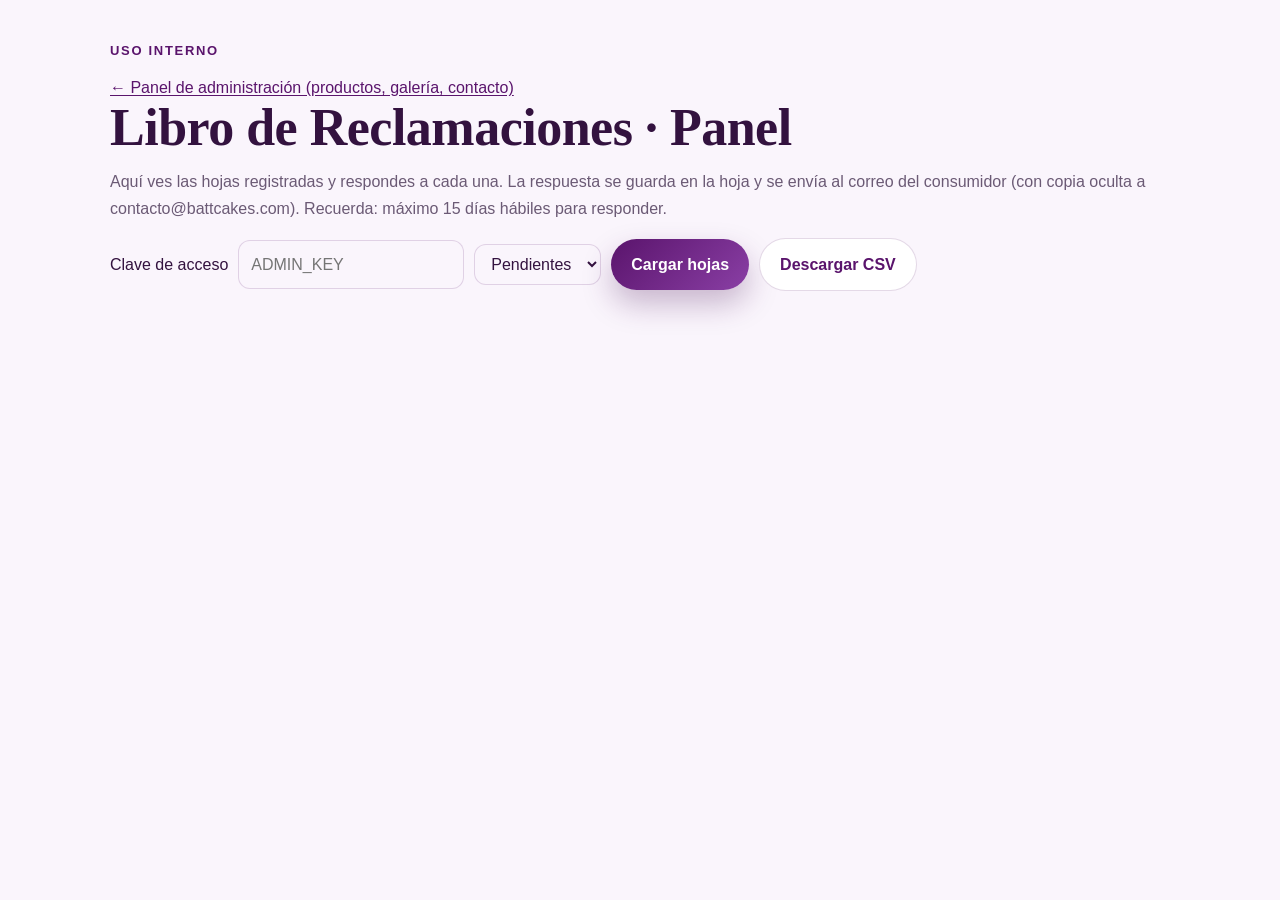
<file: admin-reclamaciones.html>
<!DOCTYPE html>
<html lang="es-PE">
<head>
<meta charset="UTF-8">
<meta name="viewport" content="width=device-width, initial-scale=1.0">
<title>Panel del Libro de Reclamaciones | Battcakes</title>
<meta name="robots" content="noindex, nofollow, noarchive">
<meta name="referrer" content="no-referrer">
<link rel="icon" type="image/png" sizes="32x32" href="img/favicon-32.png">
<link rel="stylesheet" href="legal.css">
<style>
  .panel{max-width:1100px;margin:40px auto 80px;padding:0 20px}
  .lista{display:grid;gap:12px;margin-top:18px}
  .item{background:var(--card);border:1px solid var(--line);border-radius:18px;padding:16px 18px;cursor:pointer;display:grid;grid-template-columns:1fr auto;gap:8px;align-items:center}
  .item:hover{border-color:var(--accent)}
  .item small{color:var(--muted)}
  .estado{font-size:.75rem;font-weight:800;letter-spacing:.08em;text-transform:uppercase;padding:6px 10px;border-radius:999px;background:#FFE9C2;color:#7A4B00}
  .estado.atendido{background:#D8F3E3;color:#0B5F32}
  .detalle{background:var(--card);border:1px solid var(--line);border-radius:22px;padding:24px;margin-top:20px}
  .detalle dl{display:grid;grid-template-columns:max-content 1fr;gap:6px 14px;font-size:.95rem}
  .detalle dt{font-weight:700;color:var(--muted)}
  .barra{display:flex;flex-wrap:wrap;gap:10px;align-items:center;margin-top:16px}
  .barra select,.barra input{padding:10px 12px;border-radius:12px;border:1px solid var(--line);background:var(--bg);color:var(--text);font:inherit}
  textarea{width:100%;min-height:140px;padding:12px 14px;border-radius:14px;border:1px solid var(--line);background:var(--bg);color:var(--text);font:inherit;margin-top:10px}
  .vencido{color:#B00020;font-weight:800}
</style>
</head>
<body>
<main class="panel">
  <div class="eyebrow">Uso interno</div>
  <p><a href="/admin">← Panel de administración (productos, galería, contacto)</a></p>
  <h1>Libro de Reclamaciones · Panel</h1>
  <p style="color:var(--muted)">Aquí ves las hojas registradas y respondes a cada una. La respuesta se guarda en la hoja y se envía al correo del consumidor (con copia oculta a contacto@battcakes.com). Recuerda: máximo 15 días hábiles para responder.</p>

  <div class="barra">
    <label for="clave">Clave de acceso</label>
    <input id="clave" type="password" placeholder="ADMIN_KEY" autocomplete="current-password">
    <label for="estado" class="visually-hidden">Estado</label><select id="estado"><option value="pendiente">Pendientes</option><option value="atendido">Atendidas</option><option value="todas">Todas</option></select>
    <button class="btn btn-primary" id="cargar" type="button">Cargar hojas</button>
    <button class="btn btn-outline" id="csv" type="button" title="Descarga todo el libro en CSV (respaldo)">Descargar CSV</button>
    <span id="msg" class="form-status" role="status"></span>
  </div>

  <div class="lista" id="lista"></div>
  <div class="detalle" id="detalle" hidden></div>
</main>
<script>
(function(){
  var API='/api/admin';
  var lista=document.getElementById('lista'),det=document.getElementById('detalle'),msg=document.getElementById('msg');
  var clave=document.getElementById('clave');
  try{clave.value=sessionStorage.getItem('bc-admin-key')||'';}catch(e){}
  function key(){try{sessionStorage.setItem('bc-admin-key',clave.value);}catch(e){}return clave.value;}
  function esc(s){return String(s==null?'':s).replace(/[&<>"']/g,function(c){return{'&':'&amp;','<':'&lt;','>':'&gt;','"':'&quot;',"'":'&#39;'}[c];});}
  function f(iso){if(!iso)return '—';try{return new Date(iso).toLocaleString('es-PE',{timeZone:'America/Lima'});}catch(e){return iso;}}
  // Días hábiles (lunes a viernes) transcurridos desde la fecha de registro, en hora de Lima, sin contar el día del registro.
  function fechaLima(d){var p=new Intl.DateTimeFormat('en-CA',{timeZone:'America/Lima',year:'numeric',month:'2-digit',day:'2-digit'}).format(d);return new Date(p+'T00:00:00Z');}
  function diasHabiles(iso){var d=fechaLima(new Date(iso)),hoy=fechaLima(new Date()),n=0;while(d<hoy){d.setUTCDate(d.getUTCDate()+1);var w=d.getUTCDay();if(w!==0&&w!==6)n++;}return n;}
  var hojas=[];
  function cargar(){
    msg.textContent='Cargando…';msg.className='form-status';
    fetch(API+'?estado='+encodeURIComponent(document.getElementById('estado').value),{headers:{'x-admin-key':key()}})
      .then(function(r){return r.json();})
      .then(function(j){
        if(!j.ok)throw new Error(j.error||'Error');
        hojas=j.hojas;msg.textContent=hojas.length+' hoja(s).';msg.className='form-status ok';
        lista.innerHTML=hojas.map(function(h){var dias=h.estado==='pendiente'?diasHabiles(h.creado_en):null;var cls=dias!=null&&dias>=12?' class="vencido"':'';return '<div class="item" data-n="'+esc(h.numero)+'"><div><b>N.° '+esc(h.numero)+'</b> · '+(h.tipo==='queja'?'Queja':'Reclamo')+' · '+esc(h.nombre)+'<br><small>'+esc(f(h.creado_en))+' · '+esc(h.bien_descripcion)+(dias!=null?' · <b'+cls+'>'+dias+' de 15 día(s) hábil(es) transcurridos</b>':'')+'</small></div><span class="estado '+esc(h.estado)+'">'+esc(h.estado)+'</span></div>';}).join('')||'<p>No hay hojas en esta categoría.</p>';
      }).catch(function(e){msg.textContent=e.message;msg.className='form-status err';});
  }
  lista.addEventListener('click',function(e){var it=e.target.closest('.item');if(!it)return;var h=hojas.filter(function(x){return x.numero===it.getAttribute('data-n');})[0];if(h)mostrar(h);});
  function mostrar(h){
    det.hidden=false;
    det.innerHTML='<h2 style="font-family:Georgia,serif">Hoja N.° '+esc(h.numero)+' <span class="estado '+esc(h.estado)+'">'+esc(h.estado)+'</span></h2>'+
      '<dl><dt>Registrada</dt><dd>'+esc(f(h.creado_en))+'</dd><dt>Tipo</dt><dd>'+(h.tipo==='queja'?'Queja':'Reclamo')+'</dd><dt>Consumidor</dt><dd>'+esc(h.nombre)+' · '+esc(h.doc_tipo)+' '+esc(h.doc_numero)+(h.menor?' · Apoderado: '+esc(h.apoderado):'')+'</dd><dt>Contacto</dt><dd>'+esc(h.email)+(h.telefono?' · '+esc(h.telefono):'')+'</dd><dt>Prefiere respuesta por</dt><dd>'+(h.canal_respuesta==='whatsapp'?'<b>WhatsApp o llamada</b> (responde también por ese medio)':'Correo electrónico')+'</dd><dt>Domicilio</dt><dd>'+esc(h.domicilio)+'</dd><dt>Bien</dt><dd>'+(h.bien_tipo==='servicio'?'Servicio':'Producto')+' · '+esc(h.bien_descripcion)+(h.monto!=null?' · S/ '+Number(h.monto).toFixed(2):'')+'</dd><dt>Detalle</dt><dd>'+esc(h.detalle).replace(/\n/g,'<br>')+'</dd><dt>Pedido</dt><dd>'+esc(h.pedido).replace(/\n/g,'<br>')+'</dd><dt>Copia enviada al consumidor</dt><dd>'+(h.email_enviado?'Sí':'No')+'</dd>'+(h.estado==='atendido'?'<dt>Respuesta enviada por correo</dt><dd>'+(h.respuesta_email_enviado?'Sí':'No')+'</dd>':'')+'</dl>'+
      '<p style="margin-top:14px"><a href="libro-de-reclamaciones?hoja='+encodeURIComponent(h.numero)+'&codigo='+encodeURIComponent(h.codigo)+'" target="_blank" rel="noopener noreferrer">Ver hoja como la ve el consumidor</a></p>'+
      '<h3 style="margin-top:18px">Respuesta del proveedor</h3>'+
      (h.respuesta?'<p style="white-space:pre-line;background:var(--accent-soft);padding:12px;border-radius:12px">'+esc(h.respuesta)+'</p><p><small>Respondida el '+esc(f(h.respondido_en))+'</small></p>':'')+
      '<textarea id="resp" placeholder="Escribe la respuesta formal al consumidor: qué se revisó, qué solución se ofrece y los pasos a seguir."></textarea>'+
      '<label class="check" style="margin-top:10px"><input type="checkbox" id="enviar-correo" checked> <span>Enviar la respuesta al correo del consumidor (con copia a contacto@battcakes.com)</span></label>'+
      '<div class="barra"><button class="btn btn-primary" id="enviar" type="button">Guardar respuesta</button><span id="rmsg" class="form-status" role="status"></span></div>';
    det.scrollIntoView({behavior:'smooth'});
    document.getElementById('enviar').addEventListener('click',function(){
      var r=document.getElementById('resp').value.trim();var rm=document.getElementById('rmsg');
      if(r.length<10){rm.textContent='Escribe una respuesta más completa.';rm.className='form-status err';return;}
      var mandar=document.getElementById('enviar-correo').checked;
      if(!confirm(mandar?'¿Guardar la respuesta y enviarla a '+h.email+'?':'¿Guardar la respuesta sin enviar correo? (Recuerda responder por el medio elegido por el consumidor)'))return;
      rm.textContent='Enviando…';rm.className='form-status';
      fetch(API,{method:'POST',headers:{'content-type':'application/json','x-admin-key':key()},body:JSON.stringify({numero:h.numero,respuesta:r,enviar_correo:mandar})})
        .then(function(x){return x.json();})
        .then(function(j){if(!j.ok)throw new Error(j.error||'Error');rm.textContent='Respuesta guardada'+(j.email_enviado?' y enviada por correo.':(mandar?'. (No se envió correo: revisa RESEND_API_KEY.)':'.'));rm.className='form-status ok';mostrar(j.hoja);cargar();})
        .catch(function(e){rm.textContent=e.message;rm.className='form-status err';});
    });
  }
  document.getElementById('cargar').addEventListener('click',cargar);
  document.getElementById('csv').addEventListener('click',function(){
    fetch(API+'?estado=todas&formato=csv',{headers:{'x-admin-key':key()}}).then(function(r){if(!r.ok)throw new Error('No autorizado o error al exportar.');return r.blob();})
      .then(function(b){var a=document.createElement('a');a.href=URL.createObjectURL(b);a.download='libro-de-reclamaciones.csv';document.body.appendChild(a);a.click();a.remove();})
      .catch(function(e){msg.textContent=e.message;msg.className='form-status err';});
  });
  clave.addEventListener('keydown',function(e){if(e.key==='Enter')cargar();});
})();
</script>
</body>
</html>
</file>
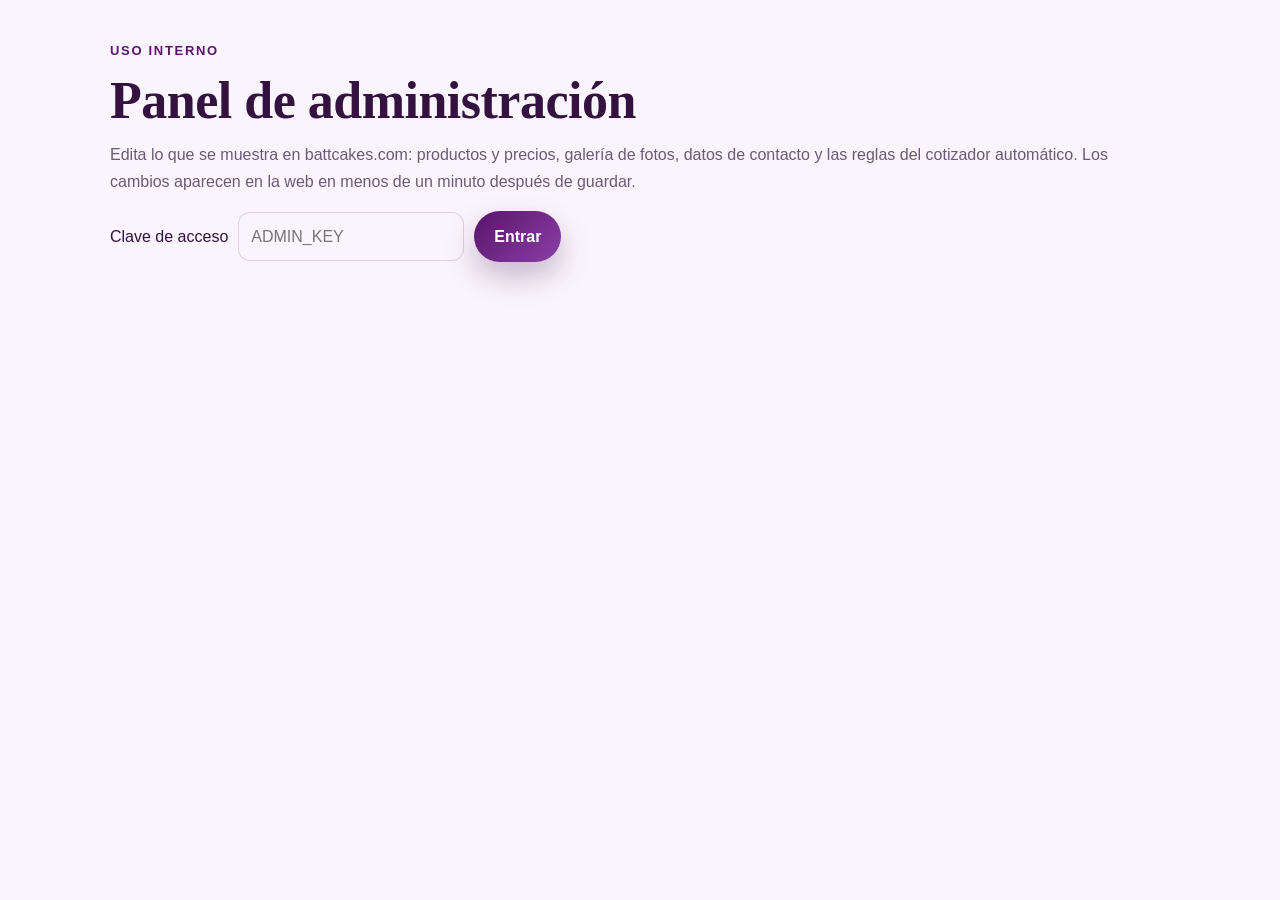
<file: admin.html>
<!DOCTYPE html>
<html lang="es-PE">
<head>
<meta charset="UTF-8">
<meta name="viewport" content="width=device-width, initial-scale=1.0">
<title>Panel de administración | Battcakes</title>
<meta name="robots" content="noindex, nofollow, noarchive">
<meta name="referrer" content="no-referrer">
<link rel="icon" type="image/png" sizes="32x32" href="img/favicon-32.png">
<link rel="stylesheet" href="legal.css">
<style>
  .panel{max-width:1100px;margin:40px auto 80px;padding:0 20px}
  .barra{display:flex;flex-wrap:wrap;gap:10px;align-items:center;margin-top:16px}
  .barra input,.fila input,.fila textarea,.campo input{padding:10px 12px;border-radius:12px;border:1px solid var(--line);background:var(--bg);color:var(--text);font:inherit}
  .tabs{display:flex;flex-wrap:wrap;gap:8px;margin:26px 0 6px;border-bottom:1px solid var(--line)}
  .tab{padding:12px 18px;border:0;border-bottom:3px solid transparent;background:none;color:var(--muted);font:inherit;font-weight:800;cursor:pointer}
  .tab[aria-selected="true"]{color:var(--accent);border-bottom-color:var(--accent)}
  .tab-link{margin-left:auto;align-self:center;font-weight:800}
  .seccion{margin-top:18px}
  .ayuda{color:var(--muted);font-size:.92rem;margin:6px 0 14px}
  .fila{display:grid;grid-template-columns:110px 1fr auto;gap:14px;align-items:start;background:var(--card);border:1px solid var(--line);border-radius:18px;padding:14px;margin-bottom:12px}
  .fila.oculto{opacity:.55}
  .fila img{width:110px;height:110px;object-fit:cover;border-radius:12px;background:var(--accent-soft)}
  .fila .datos{display:grid;gap:8px}
  .fila .datos .par{display:grid;grid-template-columns:1fr 140px;gap:8px}
  .fila textarea{min-height:64px;resize:vertical}
  .fila .acciones{display:flex;flex-direction:column;gap:6px}
  .mini{padding:7px 11px;border-radius:10px;border:1px solid var(--line);background:var(--bg);color:var(--text);font:inherit;font-size:.85rem;cursor:pointer;white-space:nowrap}
  .mini:hover{border-color:var(--accent)}
  .mini.peligro{color:#B00020}
  .foto-opc{display:flex;flex-wrap:wrap;gap:8px;align-items:center;font-size:.85rem}
  .foto-opc select{padding:7px 10px;border-radius:10px;border:1px solid var(--line);background:var(--bg);color:var(--text);font:inherit;font-size:.85rem;max-width:100%}
  .check-inline{display:inline-flex;gap:6px;align-items:center;font-size:.9rem}
  .campos{display:grid;grid-template-columns:repeat(2,1fr);gap:14px}
  .campo{display:grid;gap:6px}.campo label{font-weight:700;font-size:.92rem}.campo.ancho{grid-column:1/-1}
  .pie{display:flex;flex-wrap:wrap;gap:10px;align-items:center;margin-top:16px;position:sticky;bottom:0;background:var(--bg);padding:12px 0;border-top:1px solid var(--line)}
  .interruptor{display:flex;flex-wrap:wrap;gap:12px;align-items:center;background:var(--card);border:1px solid var(--line);border-radius:18px;padding:14px 16px;margin-bottom:8px}
  .chip-on{font-size:.75rem;font-weight:800;letter-spacing:.06em;text-transform:uppercase;padding:5px 10px;border-radius:999px;background:#D8F3E3;color:#0B5F32}.chip-off{font-size:.75rem;font-weight:800;letter-spacing:.06em;text-transform:uppercase;padding:5px 10px;border-radius:999px;background:#EEE;color:#555}
  .qbloque{background:var(--card);border:1px solid var(--line);border-radius:18px;margin-top:14px}
  .qbloque>summary{cursor:pointer;padding:16px 18px;font-weight:800;font-size:1.05rem;list-style:none;display:flex;justify-content:space-between;gap:10px}
  .qbloque>summary::after{content:"▾";color:var(--muted)}.qbloque[open]>summary::after{content:"▴"}
  .qbloque>.qcuerpo{padding:0 18px 18px}
  .qtarjeta{border:1px solid var(--line);border-radius:16px;padding:14px;margin-bottom:12px;background:var(--bg)}
  .qtarjeta.oculto{opacity:.6}
  .qcab{display:flex;flex-wrap:wrap;gap:8px;align-items:center;justify-content:space-between;margin-bottom:10px}
  .qcab b{font-size:1rem}
  .qrej{display:grid;grid-template-columns:repeat(4,minmax(0,1fr));gap:10px}
  .qrej .ancho2{grid-column:span 2}.qrej .ancho4{grid-column:1/-1}
  .qc{display:grid;gap:4px;font-size:.82rem}.qc>span{font-weight:700;color:var(--muted)}
  .qc input,.qc select,.qopc input,.qopc select{padding:8px 10px;border-radius:10px;border:1px solid var(--line);background:var(--card);color:var(--text);font:inherit;font-size:.9rem;width:100%;min-width:0}
  .qopc{display:grid;grid-template-columns:52px minmax(0,1.3fr) minmax(0,1.5fr) 92px 120px 150px auto;gap:6px;align-items:center;margin-bottom:6px}
  .qopc-cab{font-size:.75rem;font-weight:800;color:var(--muted);text-transform:uppercase;letter-spacing:.05em}
  .qopc .qcolor{display:flex;gap:4px;align-items:center}.qopc input[type=color]{width:38px;height:34px;padding:2px}
  .qopc .qacc{display:flex;gap:4px}
  .qmodo{grid-column:1/-1;display:flex;flex-wrap:wrap;gap:8px 14px;align-items:end;padding:4px 0 10px 58px;border-bottom:1px dashed var(--line)}.qmodo .qc{min-width:230px}.qmodo .ayuda{margin:0;font-size:.82rem}
  .qtramos{display:flex;flex-wrap:wrap;gap:6px;align-items:center}.qtramo{display:inline-flex;gap:4px;align-items:center;font-size:.85rem;background:var(--card);border:1px solid var(--line);border-radius:10px;padding:4px 6px}.qtramo input{width:76px!important}
  .qchecks{display:flex;flex-wrap:wrap;gap:8px 16px;font-size:.88rem}
  .qmuestra{display:inline-grid;place-items:center;width:34px;height:34px;border-radius:50%;border:1px solid var(--line);font-size:18px;overflow:hidden;background:var(--card)}
  .qmuestra img{width:100%;height:100%;object-fit:cover}
  .qhist{font-size:.9rem;border-bottom:1px solid var(--line);padding:8px 0}
  .qfechas{display:flex;flex-wrap:wrap;gap:6px;margin-top:8px}.qfechas span{background:var(--accent-soft);border-radius:999px;padding:4px 6px 4px 12px;font-size:.85rem;display:inline-flex;gap:6px;align-items:center}
  @media(max-width:860px){.qrej{grid-template-columns:1fr 1fr}.qopc{grid-template-columns:44px 1fr 1fr;}.qopc .qdesc,.qopc .qcolor,.qopc .qfoto{grid-column:span 3}.qopc-cab{display:none}}
  @media(max-width:720px){.fila{grid-template-columns:1fr}.fila img{width:100%;height:180px}.fila .acciones{flex-direction:row;flex-wrap:wrap}.campos{grid-template-columns:1fr}.fila .datos .par{grid-template-columns:1fr}}
</style>
</head>
<body>
<main class="panel">
  <div class="eyebrow">Uso interno</div>
  <h1>Panel de administración</h1>
  <p style="color:var(--muted)">Edita lo que se muestra en battcakes.com: productos y precios, galería de fotos, datos de contacto y las reglas del cotizador automático. Los cambios aparecen en la web en menos de un minuto después de guardar.</p>

  <div class="barra">
    <label for="clave">Clave de acceso</label>
    <input id="clave" type="password" placeholder="ADMIN_KEY" autocomplete="current-password">
    <button class="btn btn-primary" id="entrar" type="button">Entrar</button>
    <span id="msg" class="form-status" role="status"></span>
  </div>

  <div id="app" hidden>
    <div class="tabs" role="tablist">
      <button class="tab" role="tab" data-tab="productos" aria-selected="true">Productos y precios</button>
      <button class="tab" role="tab" data-tab="galeria" aria-selected="false">Galería</button>
      <button class="tab" role="tab" data-tab="contacto" aria-selected="false">Contacto</button>
      <button class="tab" role="tab" data-tab="cotizador" aria-selected="false">Cotizador</button>
      <button class="tab" role="tab" data-tab="costos" aria-selected="false">Costos e inventario</button>
      <a class="tab-link" href="/admin-reclamaciones">Libro de Reclamaciones →</a>
    </div>

    <section class="seccion" data-panel="productos">
      <p class="ayuda">Los productos destacados de la página principal. El precio se muestra como «Desde S/ …» (pon 0 para mostrar «Consultar»). Desmarca «Visible» para ocultar uno sin borrarlo.</p>
      <div id="lista-productos"></div>
      <button class="mini" type="button" id="add-producto">+ Agregar producto</button>
    </section>

    <section class="seccion" data-panel="galeria" hidden>
      <p class="ayuda">Fotos de la sección «Galería de creaciones». Usa las flechas para cambiar el orden. Recuerda difuminar logos de equipos o marcas antes de subir una foto.</p>
      <div id="lista-galeria"></div>
      <button class="mini" type="button" id="add-galeria">+ Agregar foto</button>
    </section>

    <section class="seccion" data-panel="contacto" hidden>
      <p class="ayuda">Datos que aparecen en los botones de WhatsApp, el pie de página y los íconos de redes. El nombre legal y el RUC no se editan aquí (están en las páginas legales).</p>
      <div class="campos">
        <div class="campo"><label for="c-whatsapp">WhatsApp (51 + número)</label><input id="c-whatsapp" inputmode="numeric" maxlength="15"></div>
        <div class="campo"><label for="c-email">Correo</label><input id="c-email" type="email" maxlength="120"></div>
        <div class="campo"><label for="c-zona">Zona</label><input id="c-zona" maxlength="120"></div>
        <div class="campo"><label for="c-horario">Horario</label><input id="c-horario" maxlength="120"></div>
        <div class="campo"><label for="c-instagram">Instagram</label><input id="c-instagram" type="url" maxlength="200"></div>
        <div class="campo"><label for="c-facebook">Facebook</label><input id="c-facebook" type="url" maxlength="200"></div>
        <div class="campo"><label for="c-tiktok">TikTok</label><input id="c-tiktok" type="url" maxlength="200"></div>
        <div class="campo ancho"><label for="c-anuncio">Anuncio en la parte superior (opcional)</label><input id="c-anuncio" maxlength="200" placeholder="Ej.: Pedidos para Navidad hasta el 20 de diciembre"></div>
      </div>
    </section>

    <section class="seccion" data-panel="cotizador" hidden>
      <div class="interruptor">
        <label class="check-inline"><input type="checkbox" id="q-activo"> <b>Mostrar el cotizador automático en la web</b></label>
        <span id="q-estado-web"></span>
        <a href="/?vista-previa=cotizador#pedidos" target="_blank" rel="noopener" style="margin-left:auto;font-weight:800">Vista previa ↗</a>
      </div>
      <p class="ayuda">Apagado, la web muestra el formulario simple de WhatsApp. Encendido, el cliente cotiza paso a paso con tarjetas visuales y ve el precio al instante. La <b>vista previa</b> muestra el cotizador con las reglas <b>guardadas</b> aunque esté apagado (solo para ti). Precios en soles con IGV; la cotización no reserva fecha.</p>
      <div id="q-editor"></div>
      <details class="qbloque"><summary>Últimas cotizaciones</summary><div class="qcuerpo">
        <p class="ayuda">El cliente envía el código por WhatsApp; aquí verificas el precio que vio. No se guardan datos personales.</p>
        <div id="q-historial"></div>
      </div></details>
    </section>

    <section class="seccion" data-panel="costos" hidden>
      <p class="ayuda">Privado: estos datos no se publican en la web. Registra tus insumos y compras (el sistema calcula el <b>costo promedio</b> de cada uno), arma recetas y compara el costo de materiales con el precio de venta del cotizador. Cada acción se guarda al momento.</p>
      <div id="costos-app"><p class="ayuda">Cargando…</p></div>
    </section>

    <div class="pie">
      <button class="btn btn-primary" id="guardar" type="button">Guardar cambios</button>
      <button class="btn btn-outline" id="restaurar" type="button" title="Vuelve esta sección al contenido original de la web">Restaurar original</button>
      <span id="gmsg" class="form-status" role="status"></span>
      <a href="/" target="_blank" rel="noopener" style="margin-left:auto">Ver la web ↗</a>
    </div>
  </div>
</main>
<script>
(function(){
  var API='/api/admin-contenido';
  var FOTOS_SITIO=['img/torta-de-zanahoria.webp','img/torta-de-chocolate.webp','img/tres-leches.webp','img/cheesecake.webp','img/torta-battcakes.webp','img/torta-tematica-cerveza.webp','img/torta-tematica-futbol.webp','img/torta-baby-shower.webp','img/torta-tematica-estadio.webp','img/torta-chocolate-premium.webp','img/torta-corazon.webp','img/torta-tematica-juez.webp','img/torta-bautizo.webp','img/proceso-de-preparacion-battcakes.webp'];
  var CAMPOS_CONTACTO=['whatsapp','email','zona','horario','instagram','facebook','tiktok','anuncio'];
  var clave=document.getElementById('clave'),msg=document.getElementById('msg'),gmsg=document.getElementById('gmsg');
  var datos=null,fotosHabilitadas=false,tabActual='productos',sinGuardar={};
  try{clave.value=sessionStorage.getItem('bc-admin-key')||'';}catch(e){}
  function key(){try{sessionStorage.setItem('bc-admin-key',clave.value);}catch(e){}return clave.value;}
  function esc(s){return String(s==null?'':s).replace(/[&<>"']/g,function(c){return{'&':'&amp;','<':'&lt;','>':'&gt;','"':'&quot;',"'":'&#39;'}[c];});}
  function estado(el,t,cls){el.textContent=t;el.className='form-status'+(cls?' '+cls:'');}
  function pedir(metodo,cuerpo,extra){
    var o={method:metodo,headers:{'x-admin-key':key()}};
    if(extra){o.headers['content-type']=extra.tipo;o.body=extra.datos;}
    else if(cuerpo){o.headers['content-type']='application/json';o.body=JSON.stringify(cuerpo);}
    return fetch(API+(extra?'?accion=foto':''),o).then(function(r){return r.json().catch(function(){return{ok:false,error:'Respuesta inválida del servidor ('+r.status+').'};});})
      .then(function(j){if(!j.ok)throw new Error(j.error||'Error');return j;});
  }

  function entrar(){
    estado(msg,'Cargando…');
    pedir('GET').then(function(j){
      datos=j.contenido;cotizaciones=j.cotizaciones||[];fotosHabilitadas=j.fotos_habilitadas;sinGuardar={};
      estado(msg,'Sesión iniciada.','ok');document.getElementById('app').hidden=false;pintar();
    }).catch(function(e){estado(msg,e.message,'err');});
  }

  /* ---------- listas (productos y galería) ---------- */
  function selectorFoto(actual){
    var opciones=FOTOS_SITIO.slice();if(actual&&opciones.indexOf(actual)<0)opciones.unshift(actual);
    return '<div class="foto-opc"><select data-k="foto" aria-label="Foto">'+opciones.map(function(f){return '<option value="'+esc(f)+'"'+(f===actual?' selected':'')+'>'+esc(f.replace(/^img\/|^\/api\/foto\/subidas\//,''))+'</option>';}).join('')+'</select>'+
      (fotosHabilitadas?'<label class="mini">Subir foto…<input type="file" accept="image/jpeg,image/png,image/webp" data-subir hidden></label>':'<small style="color:var(--muted)">(subir fotos: falta configurar R2)</small>')+'</div>';
  }
  function filaProducto(p,i,total){
    return '<div class="fila'+(p.visible?'':' oculto')+'" data-i="'+i+'"><img src="'+esc(p.foto)+'" alt="">'+
      '<div class="datos"><div class="par"><input data-k="nombre" value="'+esc(p.nombre)+'" maxlength="60" placeholder="Nombre" aria-label="Nombre"><input data-k="precio" type="number" min="0" step="0.5" value="'+esc(p.precio)+'" aria-label="Precio desde (S/)"></div>'+
      '<textarea data-k="descripcion" maxlength="220" placeholder="Descripción" aria-label="Descripción">'+esc(p.descripcion)+'</textarea>'+selectorFoto(p.foto)+'</div>'+
      acciones(p,i,total)+'</div>';
  }
  function filaGaleria(g,i,total){
    return '<div class="fila'+(g.visible?'':' oculto')+'" data-i="'+i+'"><img src="'+esc(g.foto)+'" alt="">'+
      '<div class="datos"><input data-k="titulo" value="'+esc(g.titulo)+'" maxlength="60" placeholder="Título" aria-label="Título">'+selectorFoto(g.foto)+'</div>'+
      acciones(g,i,total)+'</div>';
  }
  function acciones(x,i,total){
    return '<div class="acciones"><label class="check-inline"><input type="checkbox" data-k="visible"'+(x.visible?' checked':'')+'> Visible</label>'+
      '<button class="mini" type="button" data-mover="-1"'+(i===0?' disabled':'')+' aria-label="Subir">↑</button>'+
      '<button class="mini" type="button" data-mover="1"'+(i===total-1?' disabled':'')+' aria-label="Bajar">↓</button>'+
      '<button class="mini peligro" type="button" data-borrar>Eliminar</button></div>';
  }
  function pintarLista(sec){
    var cont=document.getElementById('lista-'+sec),arr=datos[sec];
    cont.innerHTML=arr.length?arr.map(function(x,i){return sec==='productos'?filaProducto(x,i,arr.length):filaGaleria(x,i,arr.length);}).join(''):'<p class="ayuda">No hay elementos. La sección no se mostrará en la web.</p>';
  }
  function pintarContacto(){CAMPOS_CONTACTO.forEach(function(k){document.getElementById('c-'+k).value=datos.contacto[k]||'';});}
  function pintar(){pintarLista('productos');pintarLista('galeria');pintarContacto();pintarCotizador();}

  function enLista(sec){
    var cont=document.getElementById('lista-'+sec);
    function fila(e){var f=e.target.closest('.fila');return f?Number(f.getAttribute('data-i')):-1;}
    cont.addEventListener('input',function(e){var i=fila(e),k=e.target.getAttribute('data-k');if(i<0||!k)return;
      var it=datos[sec][i];if(k==='visible'){it.visible=e.target.checked;e.target.closest('.fila').classList.toggle('oculto',!it.visible);}
      else if(k==='precio')it.precio=e.target.value===''?0:Number(e.target.value);
      else it[k]=e.target.value;
      if(k==='foto')e.target.closest('.fila').querySelector('img').src=it.foto;
      sinGuardar[sec]=true;});
    cont.addEventListener('change',function(e){if(!e.target.hasAttribute('data-subir'))return;var i=fila(e),f=e.target.files[0];if(!f)return;
      if(f.size>5*1024*1024){alert('La foto pesa más de 5 MB.');return;}
      estado(gmsg,'Subiendo foto…');
      pedir('POST',null,{tipo:f.type,datos:f}).then(function(j){datos[sec][i].foto=j.foto;sinGuardar[sec]=true;pintarLista(sec);estado(gmsg,'Foto subida. Recuerda guardar los cambios.','ok');})
        .catch(function(er){estado(gmsg,er.message,'err');});});
    cont.addEventListener('click',function(e){var b=e.target.closest('button');if(!b)return;var i=fila(e);if(i<0)return;var arr=datos[sec];
      if(b.hasAttribute('data-borrar')){if(!confirm('¿Eliminar «'+(arr[i].nombre||arr[i].titulo)+'»?'))return;arr.splice(i,1);}
      else if(b.hasAttribute('data-mover')){var j=i+Number(b.getAttribute('data-mover'));if(j<0||j>=arr.length)return;var t=arr[i];arr[i]=arr[j];arr[j]=t;}
      else return;
      sinGuardar[sec]=true;pintarLista(sec);});
  }
  enLista('productos');enLista('galeria');
  document.getElementById('add-producto').addEventListener('click',function(){datos.productos.push({nombre:'Nuevo producto',descripcion:'',precio:0,foto:FOTOS_SITIO[4],visible:false});sinGuardar.productos=true;pintarLista('productos');});
  document.getElementById('add-galeria').addEventListener('click',function(){datos.galeria.push({titulo:'Nueva foto',foto:FOTOS_SITIO[4],visible:false});sinGuardar.galeria=true;pintarLista('galeria');});
  CAMPOS_CONTACTO.forEach(function(k){document.getElementById('c-'+k).addEventListener('input',function(e){datos.contacto[k]=e.target.value;sinGuardar.contacto=true;});});

  /* ---------- cotizador automático ---------- */
  // Editor genérico: cada campo lleva data-p (ruta dentro de datos.cotizador, p. ej. "grupos.0.opciones.2.precio") y data-t (tipo).
  var soles=function(c){return (Number(c)||0)/100;},cent=function(s){return Math.round((Number(s)||0)*100);};
  var dinero=function(c){return 'S/ '+(c/100).toFixed(2);};
  var cotizaciones=[],abiertos={'q-general':true};
  function ruta(p){return p.split('.').map(function(k){return /^\d+$/.test(k)?Number(k):k;});}
  function leer(p){return ruta(p).reduce(function(o,k){return o==null?o:o[k];},datos.cotizador);}
  function poner(p,v){var r=ruta(p),o=datos.cotizador;for(var i=0;i<r.length-1;i++)o=o[r[i]];o[r[r.length-1]]=v;}
  function campo(etq,p,t,attrs,clase){var v=leer(p),ctl;
    if(t==='bool')return '<label class="check-inline'+(clase?' '+clase:'')+'"><input type="checkbox" data-p="'+p+'" data-t="bool"'+(v?' checked':'')+'> '+etq+'</label>';
    if(t==='soles')v=soles(v);else if(t==='nums'||t==='txts')v=(v||[]).join(', ');
    if(t==='sel'){ctl='<select data-p="'+p+'" data-t="txt">'+attrs.map(function(o){return '<option value="'+esc(o[0])+'"'+(o[0]===leer(p)?' selected':'')+'>'+esc(o[1])+'</option>';}).join('')+'</select>';}
    else ctl='<input data-p="'+p+'" data-t="'+t+'" value="'+esc(v)+'"'+(t==='num'||t==='soles'?' type="number" min="0"'+(t==='soles'?' step="0.5"':''):'')+(attrs||'')+'>';
    return '<label class="qc'+(clase?' '+clase:'')+'"><span>'+etq+'</span>'+ctl+'</label>';}
  function muestra(o){return '<span class="qmuestra" style="'+(o.color?'background:'+esc(o.color):'')+'">'+(o.foto?'<img src="'+esc(o.foto)+'" alt="">':esc(o.icono||''))+'</span>';}
  function fotoSel(p){var actual=leer(p)||'',ops=[''].concat(FOTOS_SITIO);if(actual&&ops.indexOf(actual)<0)ops.push(actual);
    return '<select data-p="'+p+'" data-t="txt" data-repintar aria-label="Foto">'+ops.map(function(f){return '<option value="'+esc(f)+'"'+(f===actual?' selected':'')+'>'+(f?esc(f.replace(/^img\/|^\/api\/foto\/subidas\//,'')):'Sin foto')+'</option>';}).join('')+'</select>'+
      (fotosHabilitadas?'<label class="mini" style="margin-top:4px">Subir…<input type="file" accept="image/jpeg,image/png,image/webp" data-subir="'+p+'" hidden></label>':'');}
  function acc(p,i,n){return '<span class="qacc"><button class="mini" type="button" data-a="up" data-p="'+p+'" data-i="'+i+'"'+(i===0?' disabled':'')+' aria-label="Subir">↑</button><button class="mini" type="button" data-a="down" data-p="'+p+'" data-i="'+i+'"'+(i===n-1?' disabled':'')+' aria-label="Bajar">↓</button><button class="mini peligro" type="button" data-a="del" data-p="'+p+'" data-i="'+i+'" aria-label="Eliminar">✕</button></span>';}
  function tablaOpciones(p,conColor){var arr=leer(p);
    return (arr.length?'<div class="qopc qopc-cab"><span></span><span>Nombre</span><span class="qdesc">Descripción (opcional)</span><span>Precio S/</span><span class="qcolor">'+(conColor?'Ícono / color':'Ícono')+'</span><span class="qfoto">'+(conColor?'Foto':'')+'</span><span></span></div>':'')+
      arr.map(function(o,i){var b=p+'.'+i;
        return '<div class="qopc'+(o.visible===false?' oculto':'')+'">'+muestra(o)+
          '<input data-p="'+b+'.nombre" data-t="txt" value="'+esc(o.nombre)+'" maxlength="80" aria-label="Nombre">'+
          '<input class="qdesc" data-p="'+b+'.descripcion" data-t="txt" value="'+esc(o.descripcion||'')+'" maxlength="140" placeholder="Descripción" aria-label="Descripción">'+
          '<input data-p="'+b+'.precio" data-t="soles" type="number" min="0" step="0.5" value="'+esc(soles(o.precio))+'" aria-label="Precio">'+
          '<span class="qcolor"><input data-p="'+b+'.icono" data-t="txt" data-repintar value="'+esc(o.icono||'')+'" maxlength="8" placeholder="😀" style="width:52px" aria-label="Ícono (emoji)">'+
            (conColor?'<input type="color" data-p="'+b+'.color" data-t="txt" data-repintar value="'+esc(o.color||'#ffffff')+'" aria-label="Color">'+(o.color?'<button class="mini" type="button" data-a="clear" data-p="'+b+'.color" title="Quitar color">⨯</button>':''):'')+'</span>'+
          '<span class="qfoto">'+(conColor?fotoSel(b+'.foto'):'')+'</span>'+
          '<span class="qacc"><label class="check-inline" title="Visible"><input type="checkbox" data-p="'+b+'.visible" data-t="bool"'+(o.visible!==false?' checked':'')+'>👁</label>'+acc(p,i,arr.length)+'</span>'+
          (conColor?modoPrecio(o,b):'')+'</div>';
      }).join('')+'<button class="mini" type="button" data-a="add" data-p="'+p+'">+ Agregar opción</button>';}
  // Precio de la opción según el tamaño elegido: fijo, proporcional a la cantidad o por tramos («hasta N → S/ X»).
  function modoPrecio(o,b){var modo=o.modo||'fijo',base=datos.cotizador.productos[0]||{cantidad_base:1,unidad:''};
    var h='<div class="qmodo"><label class="qc"><span>Precio según tamaño</span><select data-p="'+b+'.modo" data-t="txt">'+
      [['fijo','Igual para todos los tamaños'],['proporcional','Proporcional al tamaño'],['tramos','Por tramos de tamaño']].map(function(m){return '<option value="'+m[0]+'"'+(m[0]===modo?' selected':'')+'>'+m[1]+'</option>';}).join('')+'</select></label>';
    if(modo==='fijo')h+='<span class="ayuda">Cobra el precio de arriba en cualquier tamaño.</span>';
    if(modo==='proporcional')h+='<span class="ayuda">El precio de arriba es para la <b>cantidad base</b> de cada producto y sube o baja con el tamaño (ej.: '+dinero(o.precio)+' por '+esc(base.cantidad_base)+' '+esc(base.unidad)+' → '+dinero(o.precio*2)+' por '+esc(base.cantidad_base*2)+').</span>';
    if(modo==='tramos'){var tr=o.tramos||[];
      h+='<div class="qtramos">'+tr.map(function(t,k){var tb=b+'.tramos.'+k;
        return '<span class="qtramo">Hasta <input data-p="'+tb+'.hasta" data-t="num" type="number" min="1" value="'+esc(t.hasta)+'" aria-label="Hasta cantidad"> → S/ <input data-p="'+tb+'.precio" data-t="soles" type="number" min="0" step="0.5" value="'+esc(soles(t.precio))+'" aria-label="Precio del tramo"><button class="mini peligro" type="button" data-a="del" data-p="'+b+'.tramos" data-i="'+k+'" aria-label="Quitar tramo">✕</button></span>';
      }).join('')+'<button class="mini" type="button" data-a="add" data-p="'+b+'.tramos">+ Tramo</button></div>'+
      '<span class="ayuda">Se usa el primer tramo que alcance la cantidad elegida; si la supera, el último. Ej.: hasta 20 → S/ 10, hasta 40 → S/ 18, hasta 60 → S/ 25.</span>';}
    return h+'</div>';}
  function bloque(id,titulo,cuerpo){return '<details class="qbloque" data-bloque="'+id+'"'+(abiertos[id]?' open':'')+'><summary>'+titulo+'</summary><div class="qcuerpo">'+cuerpo+'</div></details>';}
  function pintarCotizador(){
    var q=datos.cotizador;
    document.getElementById('q-activo').checked=q.activo;
    document.getElementById('q-estado-web').innerHTML=q.activo?'<span class="chip-on">Visible en la web</span>':'<span class="chip-off">Oculto en la web</span>';
    var general='<div class="qrej">'+campo('Título del cotizador','titulo','txt',' maxlength="80"','ancho2')+campo('Subtítulo','subtitulo','txt',' maxlength="160"','ancho2')+
      campo('Anticipación mínima (horas)','anticipacion_horas','num',' max="720"')+campo('Adelanto (%)','adelanto_pct','num',' max="100"')+campo('Vigencia de la cotización (horas)','vigencia_horas','num',' max="720"')+
      '<div class="qc" style="align-self:center">'+campo('Pausar pedidos nuevos','pausado','bool')+'</div>'+campo('Nota bajo el precio','nota','txt',' maxlength="300"','ancho4')+'</div>';
    var prods=q.productos.map(function(p,i){var b='productos.'+i;
      return '<div class="qtarjeta'+(p.visible===false?' oculto':'')+'"><div class="qcab"><b>'+muestra(p)+' '+esc(p.nombre)+'</b><span class="qacc">'+campo('Visible',b+'.visible','bool')+acc('productos',i,q.productos.length)+'</span></div><div class="qrej">'+
        campo('Nombre',b+'.nombre','txt',' maxlength="60"')+campo('Identificador (interno)',b+'.id','txt',' maxlength="30"')+campo('Ícono (emoji)',b+'.icono','txt',' maxlength="8" data-repintar')+'<label class="qc"><span>Foto</span>'+fotoSel(b+'.foto')+'</label>'+
        campo('Descripción corta',b+'.descripcion','txt',' maxlength="140"','ancho4')+
        campo('Se vende por',b+'.unidad','sel',[['porciones','porciones'],['unidades','unidades']])+campo('Cantidades que puede elegir (coma)',b+'.cantidades','nums','','ancho2')+campo('Anticipación propia (h)',b+'.anticipacion_horas','num')+
        campo('Cantidad base',b+'.cantidad_base','num',' min="1"')+campo('Precio por la cantidad base (S/)',b+'.precio_base','soles')+
        '<div class="qc" style="align-self:center">'+campo('Permite 2 pisos',b+'.pisos','bool')+'</div>'+(p.pisos?campo('2 pisos desde (cantidad)',b+'.min_2_pisos','num'):'<span></span>')+
        (p.pisos?campo('Recargo 2 pisos (S/)',b+'.recargo_2_pisos','soles'):'')+
        '<p class="ayuda ancho4" style="margin:0">Ejemplo: '+esc(p.cantidad_base)+' '+esc(p.unidad)+' = '+dinero(p.precio_base)+(p.cantidades.length?' · '+p.cantidades[p.cantidades.length-1]+' '+esc(p.unidad)+' = '+dinero(Math.round(p.precio_base*p.cantidades[p.cantidades.length-1]/(p.cantidad_base||1))):'')+'</p></div></div>';
    }).join('')+'<button class="mini" type="button" data-a="add" data-p="productos">+ Agregar producto</button>';
    var grupos='<p class="ayuda">Cada grupo es un paso del cotizador (sabor, relleno, decoración, tema…). «Una opción» muestra tarjetas para elegir una; «Varias» deja marcar las que quiera. Si no marcas productos, el grupo aparece para todos.</p>'+
      q.grupos.map(function(g,i){var b='grupos.'+i;
        return '<div class="qtarjeta'+(g.visible===false?' oculto':'')+'"><div class="qcab"><b>Paso: '+esc(g.titulo)+'</b><span class="qacc">'+campo('Visible',b+'.visible','bool')+acc('grupos',i,q.grupos.length)+'</span></div><div class="qrej">'+
          campo('Título',b+'.titulo','txt',' maxlength="60"')+campo('Identificador (interno)',b+'.id','txt',' maxlength="30"')+campo('El cliente elige',b+'.tipo','sel',[['uno','Una opción'],['varios','Varias opciones']])+
          '<div class="qc" style="align-self:center">'+campo('Obligatorio',b+'.obligatorio','bool')+'</div>'+campo('Texto de ayuda (opcional)',b+'.ayuda','txt',' maxlength="140"','ancho4')+
          '<div class="qc ancho4"><span>Aparece para</span><div class="qchecks">'+q.productos.map(function(p){return '<label class="check-inline"><input type="checkbox" data-p="'+b+'.productos" data-t="set" data-v="'+esc(p.id)+'"'+(g.productos.indexOf(p.id)>=0?' checked':'')+'> '+esc(p.nombre)+'</label>';}).join('')+(g.productos.length?'':'<small style="color:var(--muted)">(todos los productos)</small>')+'</div></div></div>'+
          '<div style="margin-top:12px">'+tablaOpciones(b+'.opciones',true)+'</div></div>';
      }).join('')+'<button class="mini" type="button" data-a="add" data-p="grupos">+ Agregar grupo de opciones</button>';
    var fechas='<div class="qrej">'+campo('Horarios de entrega (HH:MM, separados por coma)','franjas','txts','','ancho4')+
      '<div class="qc ancho4"><span>Fechas sin entregas</span><div style="display:flex;gap:8px;flex-wrap:wrap"><input type="date" id="q-nueva-fecha" style="max-width:200px"><button class="mini" type="button" data-a="fecha-add">Bloquear fecha</button></div>'+
      '<div class="qfechas">'+(q.fechas_bloqueadas.length?q.fechas_bloqueadas.map(function(f,i){return '<span>'+esc(f.split('-').reverse().join('/'))+'<button class="mini peligro" type="button" data-a="del" data-p="fechas_bloqueadas" data-i="'+i+'" aria-label="Desbloquear">✕</button></span>';}).join(''):'<small style="color:var(--muted)">Ninguna</small>')+'</div></div></div>';
    document.getElementById('q-editor').innerHTML=bloque('q-general','1 · General',general)+bloque('q-productos','2 · Productos y precio base ('+q.productos.length+')',prods)+
      bloque('q-grupos','3 · Opciones para personalizar ('+q.grupos.length+' grupos)',grupos)+bloque('q-entrega','4 · Entrega y delivery ('+q.entrega.length+')',tablaOpciones('entrega',false))+bloque('q-fechas','5 · Horarios y fechas',fechas);
    document.getElementById('q-historial').innerHTML=(cotizaciones.length?cotizaciones.map(function(c){var d=c.detalle||{};
      return '<div class="qhist"><b>'+esc(c.codigo)+'</b> · '+esc(new Date(c.creado_en).toLocaleString('es-PE',{timeZone:'America/Lima'}))+' · '+esc(d.producto)+' '+esc(d.cantidad)+' '+esc(d.unidad)+' · entrega '+esc(d.fecha)+' '+esc(d.franja)+' · <b>'+dinero(c.total)+'</b></div>';
    }).join(''):'<p class="ayuda">Aún no hay cotizaciones.</p>');
  }
  var NUEVO={productos:function(){return {id:'producto-'+(datos.cotizador.productos.length+1),nombre:'Nuevo producto',descripcion:'',icono:'🍰',foto:'',unidad:'unidades',cantidad_base:12,precio_base:0,cantidades:[12],pisos:false,min_2_pisos:0,recargo_2_pisos:0,anticipacion_horas:0,visible:false};},
    grupos:function(){return {id:'grupo-'+(datos.cotizador.grupos.length+1),titulo:'Nuevo paso',ayuda:'',tipo:'uno',obligatorio:false,productos:[],visible:false,opciones:[]};},
    opcion:function(){return {nombre:'Nueva opción',descripcion:'',icono:'',color:'',foto:'',precio:0,modo:'fijo',tramos:[],visible:true};},
    entrega:function(){return {nombre:'Nueva zona',descripcion:'',icono:'🛵',precio:0,visible:true};}};
  var editor=document.getElementById('q-editor');
  editor.addEventListener('toggle',function(e){var d=e.target.closest&&e.target.closest('[data-bloque]');if(d)abiertos[d.getAttribute('data-bloque')]=d.open;},true);
  function alEditar(e){var el=e.target,p=el.getAttribute('data-p'),t=el.getAttribute('data-t');if(!p||!t)return;
    var v;if(t==='bool')v=el.checked;else if(t==='num')v=el.value===''?0:Number(el.value);else if(t==='soles')v=cent(el.value);
    else if(t==='nums')v=el.value.split(',').map(function(s){return Number(s.trim());}).filter(function(n){return n>0;});
    else if(t==='txts')v=el.value.split(',').map(function(s){return s.trim();}).filter(Boolean);
    else if(t==='set'){var arr=leer(p).slice(),id=el.getAttribute('data-v'),k=arr.indexOf(id);if(el.checked&&k<0)arr.push(id);if(!el.checked&&k>=0)arr.splice(k,1);v=arr;}
    else v=el.value;
    poner(p,v);sinGuardar.cotizador=true;
    if(e.type==='change'&&(t==='bool'||t==='set'||el.tagName==='SELECT'||el.hasAttribute('data-repintar')))pintarCotizador();}
  editor.addEventListener('input',function(e){if(e.target.type!=='checkbox'&&e.target.type!=='file')alEditar(e);});
  editor.addEventListener('change',function(e){
    if(e.target.hasAttribute('data-subir')){var p=e.target.getAttribute('data-subir'),f=e.target.files[0];if(!f)return;
      if(f.size>5*1024*1024){alert('La foto pesa más de 5 MB.');return;}estado(gmsg,'Subiendo foto…');
      pedir('POST',null,{tipo:f.type,datos:f}).then(function(j){poner(p,j.foto);sinGuardar.cotizador=true;pintarCotizador();estado(gmsg,'Foto subida. Recuerda guardar los cambios.','ok');}).catch(function(er){estado(gmsg,er.message,'err');});return;}
    alEditar(e);});
  editor.addEventListener('click',function(e){var b=e.target.closest('button[data-a]');if(!b)return;var a=b.getAttribute('data-a'),p=b.getAttribute('data-p'),i=Number(b.getAttribute('data-i'));
    if(a==='fecha-add'){var v=document.getElementById('q-nueva-fecha').value;if(!v)return;if(datos.cotizador.fechas_bloqueadas.indexOf(v)<0){datos.cotizador.fechas_bloqueadas.push(v);datos.cotizador.fechas_bloqueadas.sort();}}
    else if(a==='clear')poner(p,'');
    else{var arr=leer(p);
      if(a==='add')arr.push(/[.]tramos$/.test(p)?{hasta:(arr.length?arr[arr.length-1].hasta*2:20),precio:0}:(NUEVO[p]||NUEVO.opcion)());
      else if(a==='del'){if(p!=='fechas_bloqueadas'&&!/[.]tramos$/.test(p)&&!confirm('¿Eliminar «'+(arr[i].nombre||arr[i].titulo)+'»?'))return;arr.splice(i,1);}
      else{var j=i+(a==='up'?-1:1);if(j<0||j>=arr.length)return;var t=arr[i];arr[i]=arr[j];arr[j]=t;}}
    sinGuardar.cotizador=true;pintarCotizador();});
  // El interruptor guarda al instante (con confirmación), para no depender de «Guardar cambios».
  document.getElementById('q-activo').addEventListener('change',function(e){
    var on=e.target.checked;
    if(!confirm(on?'¿Mostrar el cotizador automático en la web? Revisa antes que los precios sean los correctos.':'¿Ocultar el cotizador automático? La web volverá al formulario simple de WhatsApp.')){e.target.checked=!on;return;}
    var q=JSON.parse(JSON.stringify(datos.cotizador));q.activo=on;estado(gmsg,'Guardando…');
    pedir('PUT',{seccion:'cotizador',valor:q}).then(function(j){datos.cotizador=j.valor;sinGuardar.cotizador=false;pintarCotizador();estado(gmsg,on?'Cotizador visible en la web (en menos de un minuto).':'Cotizador oculto.','ok');})
      .catch(function(er){e.target.checked=!on;estado(gmsg,er.message,'err');});
  });

  /* ---------- pestañas, guardar y restaurar ---------- */
  document.querySelectorAll('.tab').forEach(function(t){t.addEventListener('click',function(){
    tabActual=t.getAttribute('data-tab');estado(gmsg,'');
    document.querySelectorAll('.tab').forEach(function(x){x.setAttribute('aria-selected',x===t?'true':'false');});
    document.querySelectorAll('[data-panel]').forEach(function(p){p.hidden=p.getAttribute('data-panel')!==tabActual;});
    // «Costos e inventario» guarda cada acción al instante (admin-costos.js); no usa Guardar/Restaurar.
    document.querySelector('.pie').hidden=tabActual==='costos';
    if(tabActual==='costos'&&window.bcCostos)window.bcCostos(key());
  });});
  document.getElementById('guardar').addEventListener('click',function(){
    var sec=tabActual;estado(gmsg,'Guardando…');
    pedir('PUT',{seccion:sec,valor:datos[sec]}).then(function(j){datos[sec]=j.valor;sinGuardar[sec]=false;pintar();estado(gmsg,'Guardado. La web se actualiza en menos de un minuto.','ok');})
      .catch(function(e){estado(gmsg,e.message,'err');});
  });
  document.getElementById('restaurar').addEventListener('click',function(){
    if(!confirm('¿Volver esta sección al contenido original? Se perderán los cambios guardados en ella.'))return;
    var sec=tabActual;
    pedir('DELETE',{seccion:sec}).then(function(j){datos[sec]=j.valor;sinGuardar[sec]=false;pintar();estado(gmsg,'Sección restaurada.','ok');})
      .catch(function(e){estado(gmsg,e.message,'err');});
  });
  window.addEventListener('beforeunload',function(e){if(Object.keys(sinGuardar).some(function(k){return sinGuardar[k];})){e.preventDefault();e.returnValue='';}});
  document.getElementById('entrar').addEventListener('click',entrar);
  clave.addEventListener('keydown',function(e){if(e.key==='Enter')entrar();});
  if(clave.value)entrar();
})();
</script>
<script src="admin-costos.js?v=2"></script>
</body>
</html>
</file>
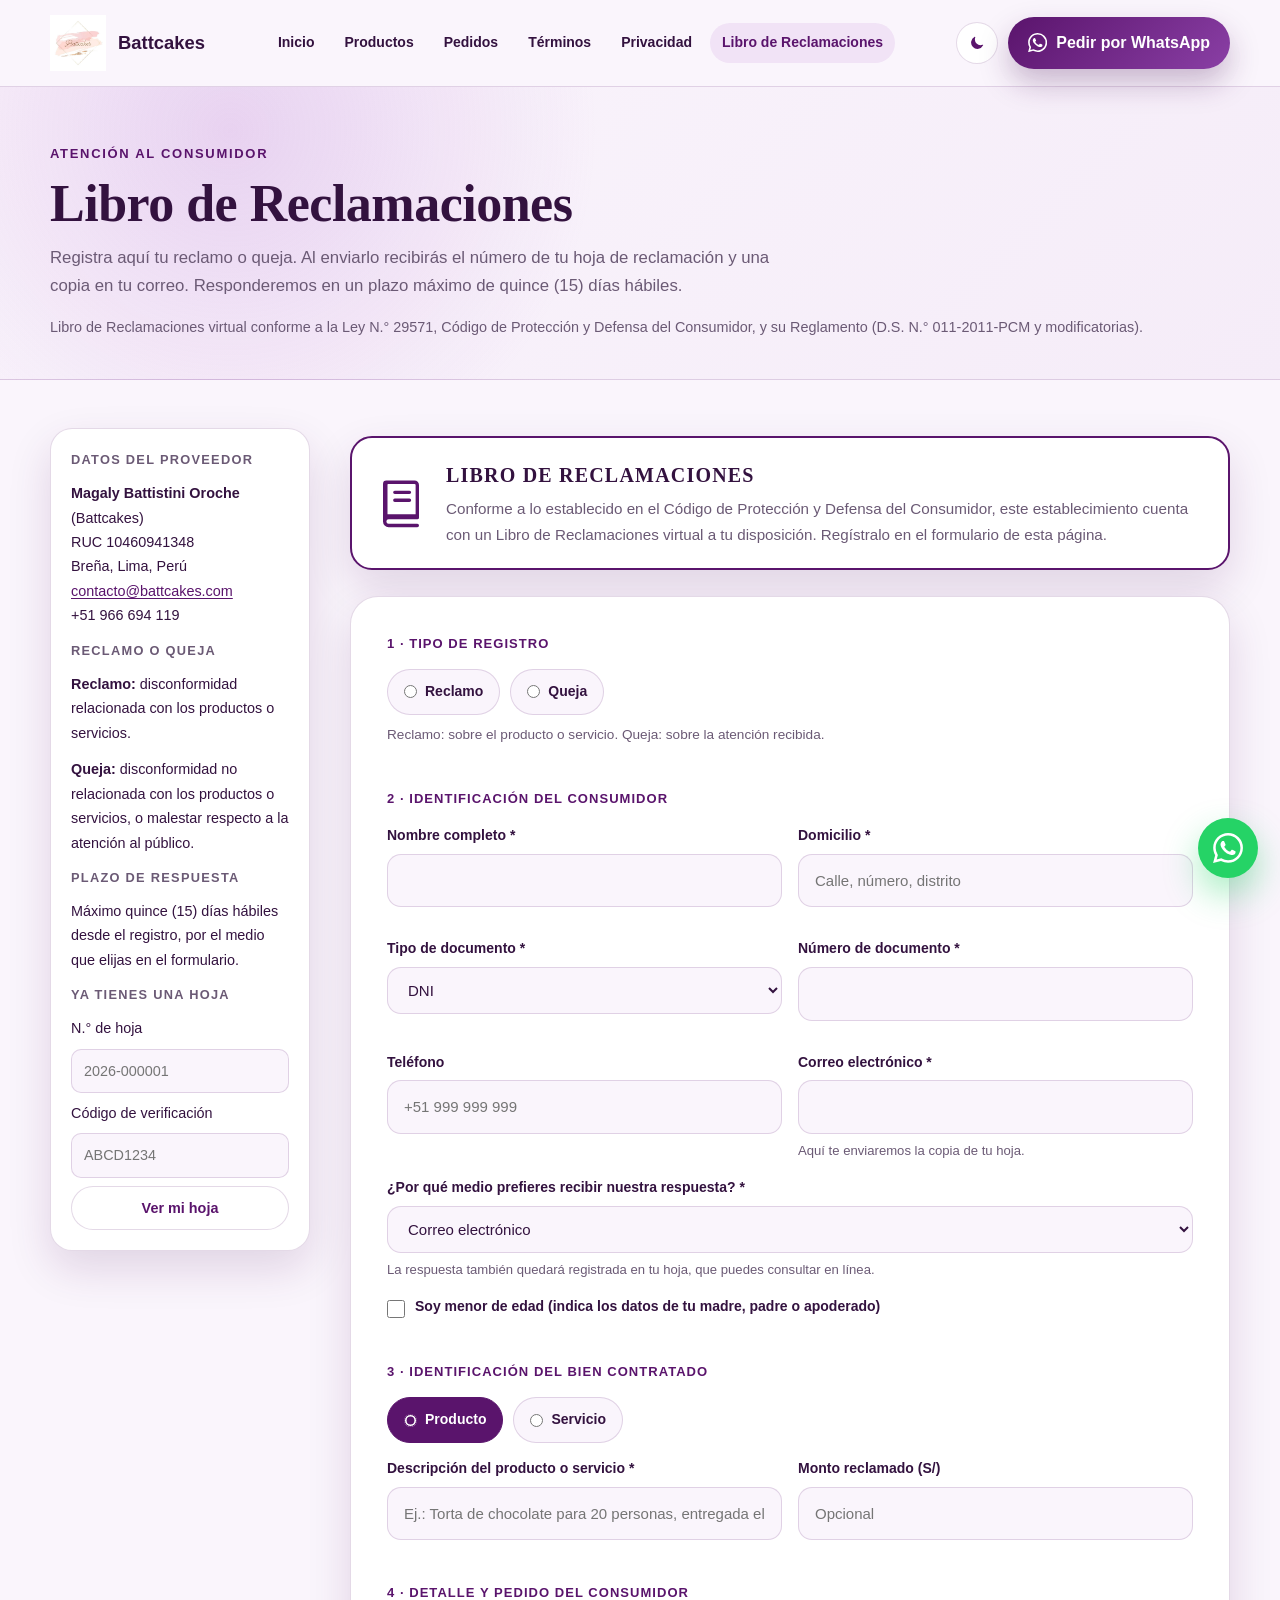
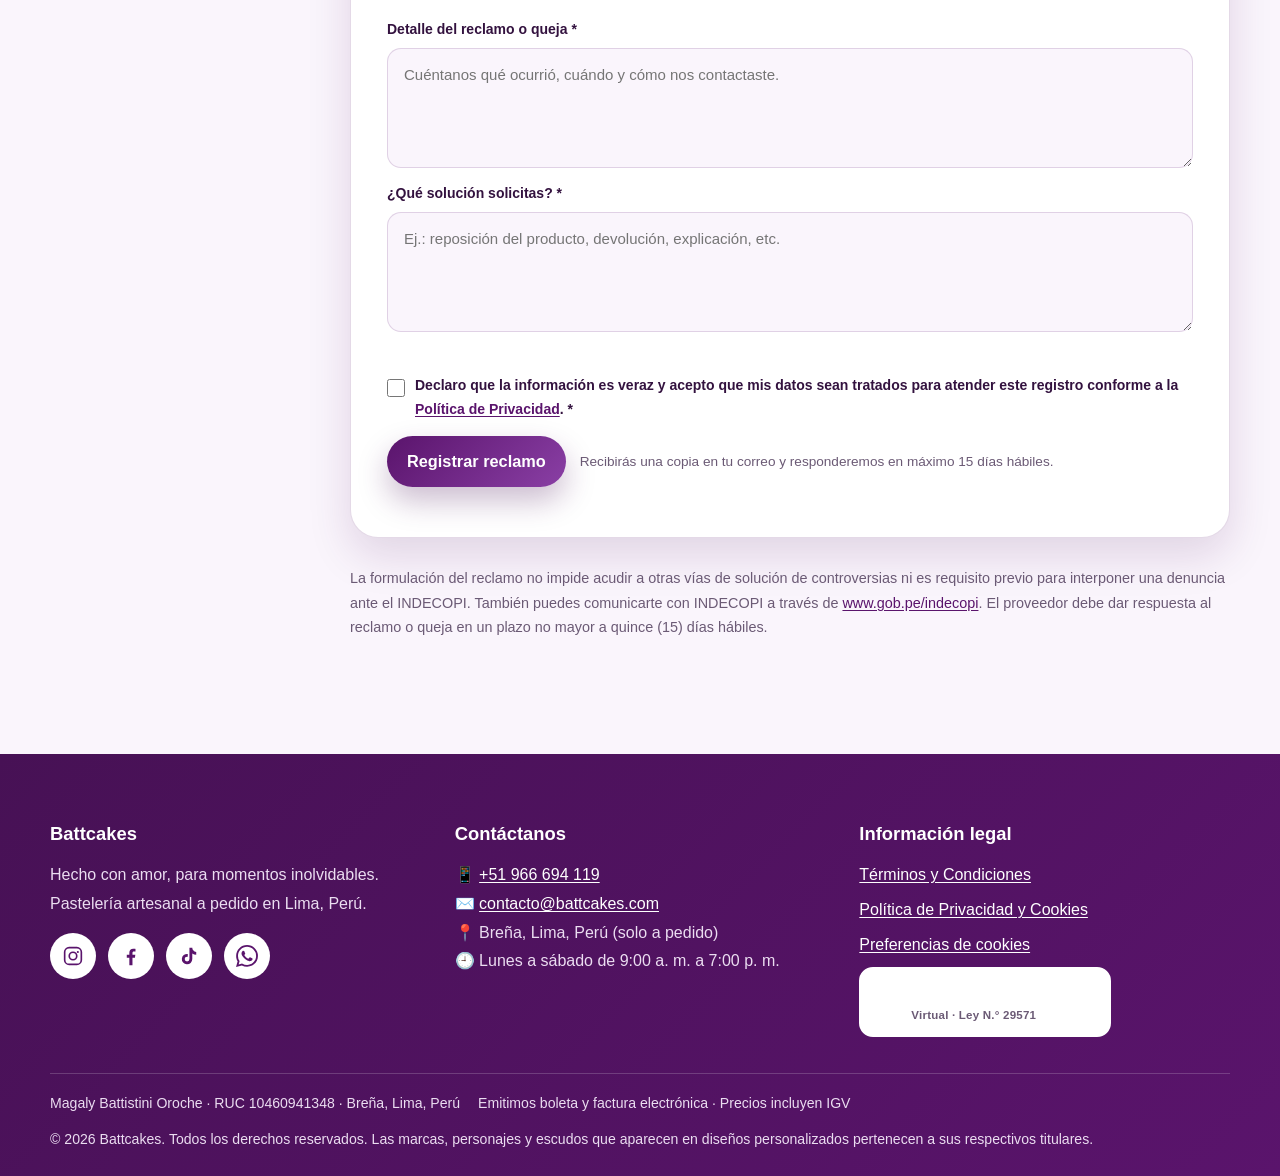
<file: libro-de-reclamaciones.html>
<!DOCTYPE html>
<html lang="es-PE">
<head>
<meta charset="UTF-8">
<meta name="viewport" content="width=device-width, initial-scale=1.0">
<title>Libro de Reclamaciones | Battcakes</title>
<meta name="description" content="Libro de Reclamaciones virtual de Battcakes (Magaly Battistini Oroche, RUC 10460941348). Registra tu reclamo o queja y recibe tu hoja numerada.">
<link rel="canonical" href="https://battcakes.com/libro-de-reclamaciones">
<meta name="robots" content="index, follow">
<meta name="referrer" content="no-referrer">
<meta name="theme-color" content="#5A146C">
<link rel="icon" type="image/png" sizes="32x32" href="img/favicon-32.png">
<link rel="icon" type="image/png" sizes="192x192" href="img/favicon-192.png">
<link rel="apple-touch-icon" href="img/apple-touch-icon.png">
<meta property="og:type" content="website">
<meta property="og:site_name" content="Battcakes">
<meta property="og:title" content="Libro de Reclamaciones | Battcakes">
<meta property="og:description" content="Libro de Reclamaciones virtual de Battcakes (Magaly Battistini Oroche, RUC 10460941348). Registra tu reclamo o queja y recibe tu hoja numerada.">
<meta property="og:image" content="https://battcakes.com/img/torta-battcakes.webp">
<meta property="og:url" content="https://battcakes.com/libro-de-reclamaciones">
<meta property="og:locale" content="es_PE">
<link rel="stylesheet" href="legal.css">
<script>
(function(){try{var t=localStorage.getItem('battcakes-theme');if(!t&&window.matchMedia&&window.matchMedia('(prefers-color-scheme: dark)').matches)t='dark';if(t)document.documentElement.setAttribute('data-theme',t);}catch(e){}})();
</script>
<!-- Esta página NO carga la etiqueta de Google Ads ni consent.js: la URL de la hoja (número + código de verificación)
     da acceso a datos personales del consumidor y no debe llegar a ningún tercero. -->
</head>
<body>
<a class="skip-link" href="#main">Saltar al contenido</a>
<svg width="0" height="0" style="position:absolute" aria-hidden="true" focusable="false">
  <symbol id="i-wa" viewBox="0 0 24 24"><path d="M17.472 14.382c-.297-.149-1.758-.867-2.03-.967-.273-.099-.471-.148-.67.15-.197.297-.767.966-.94 1.164-.173.199-.347.223-.644.075-.297-.15-1.255-.463-2.39-1.475-.883-.788-1.48-1.761-1.653-2.059-.173-.297-.018-.458.13-.606.134-.133.298-.347.446-.52.149-.174.198-.298.298-.497.099-.198.05-.371-.025-.52-.075-.149-.669-1.612-.916-2.207-.242-.579-.487-.5-.669-.51-.173-.008-.371-.01-.57-.01-.198 0-.52.074-.792.372-.272.297-1.04 1.016-1.04 2.479 0 1.462 1.065 2.875 1.213 3.074.149.198 2.096 3.2 5.077 4.487.709.306 1.262.489 1.694.625.712.227 1.36.195 1.871.118.571-.085 1.758-.719 2.006-1.413.248-.694.248-1.289.173-1.413-.074-.124-.272-.198-.57-.347m-5.421 7.403h-.004a9.87 9.87 0 0 1-5.031-1.378l-.361-.214-3.741.982.998-3.648-.235-.374a9.86 9.86 0 0 1-1.51-5.26c.001-5.45 4.436-9.884 9.888-9.884 2.64 0 5.122 1.03 6.988 2.898a9.825 9.825 0 0 1 2.893 6.994c-.003 5.45-4.437 9.885-9.885 9.885m8.413-18.297A11.815 11.815 0 0 0 12.05 0C5.495 0 .16 5.335.157 11.892c0 2.096.547 4.142 1.588 5.945L.057 24l6.305-1.654a11.882 11.882 0 0 0 5.683 1.448h.005c6.554 0 11.89-5.335 11.893-11.893a11.821 11.821 0 0 0-3.48-8.413Z"/></symbol>
  <symbol id="i-ig" viewBox="0 0 24 24"><path d="M7.75 2h8.5A5.75 5.75 0 0 1 22 7.75v8.5A5.75 5.75 0 0 1 16.25 22h-8.5A5.75 5.75 0 0 1 2 16.25v-8.5A5.75 5.75 0 0 1 7.75 2zm0 1.8A3.95 3.95 0 0 0 3.8 7.75v8.5a3.95 3.95 0 0 0 3.95 3.95h8.5a3.95 3.95 0 0 0 3.95-3.95v-8.5a3.95 3.95 0 0 0-3.95-3.95h-8.5zM12 7a5 5 0 1 1 0 10 5 5 0 0 1 0-10zm0 1.8a3.2 3.2 0 1 0 0 6.4 3.2 3.2 0 0 0 0-6.4zm5.3-2.35a1.15 1.15 0 1 1 0 2.3 1.15 1.15 0 0 1 0-2.3z"/></symbol>
  <symbol id="i-fb" viewBox="0 0 24 24"><path d="M13.6 22v-8.1h2.7l.4-3.2h-3.1V8.7c0-.9.3-1.6 1.6-1.6h1.7V4.3c-.3 0-1.3-.1-2.5-.1-2.5 0-4.2 1.5-4.2 4.3v2.2H7.4v3.2h2.8V22h3.4z"/></symbol>
  <symbol id="i-tt" viewBox="0 0 24 24"><path d="M16.6 5.82a4.28 4.28 0 0 1-1.02-2.82h-3.1v12.4a2.6 2.6 0 1 1-2.6-2.6c.27 0 .53.04.78.12V9.75a5.7 5.7 0 1 0 4.92 5.65V9.3a7.35 7.35 0 0 0 4.3 1.38V7.6a4.3 4.3 0 0 1-3.28-1.78z"/></symbol>
  <symbol id="i-moon" viewBox="0 0 24 24"><path d="M20.3 14.6A8.5 8.5 0 0 1 9.4 3.7a.7.7 0 0 0-.9-.9A9.5 9.5 0 1 0 21.2 15.5a.7.7 0 0 0-.9-.9z"/></symbol>
  <symbol id="i-sun" viewBox="0 0 24 24"><path d="M12 7a5 5 0 1 1 0 10 5 5 0 0 1 0-10zm0-5.5a1 1 0 0 1 1 1V4a1 1 0 1 1-2 0V2.5a1 1 0 0 1 1-1zm0 17.5a1 1 0 0 1 1 1v1.5a1 1 0 1 1-2 0V20a1 1 0 0 1 1-1zm10.5-7a1 1 0 0 1-1 1H20a1 1 0 1 1 0-2h1.5a1 1 0 0 1 1 1zM5 12a1 1 0 0 1-1 1H2.5a1 1 0 1 1 0-2H4a1 1 0 0 1 1 1zm14.4-7.4a1 1 0 0 1 0 1.4l-1.06 1.06a1 1 0 0 1-1.42-1.42L17.99 4.6a1 1 0 0 1 1.41 0zM7.08 16.92a1 1 0 0 1 0 1.42L6.02 19.4a1 1 0 1 1-1.42-1.42l1.06-1.06a1 1 0 0 1 1.42 0zm12.32 2.48a1 1 0 0 1-1.41 0l-1.06-1.06a1 1 0 0 1 1.41-1.42l1.06 1.06a1 1 0 0 1 0 1.42zM7.08 7.08a1 1 0 0 1-1.42 0L4.6 6.02A1 1 0 0 1 6.02 4.6l1.06 1.06a1 1 0 0 1 0 1.42z"/></symbol>
  <symbol id="i-book" viewBox="0 0 24 24"><path d="M4 3.5A1.5 1.5 0 0 1 5.5 2H18a2 2 0 0 1 2 2v14.5a.75.75 0 0 1-.75.75H6.5a1 1 0 0 0 0 2H19.25a.75.75 0 0 1 0 1.5H6.5A2.5 2.5 0 0 1 4 20.25V3.5zm2 .25v13.3c.16-.03.33-.05.5-.05H18.5V4a.5.5 0 0 0-.5-.5H6.25a.25.25 0 0 0-.25.25zM8.5 7.25a.75.75 0 0 1 .75-.75h6.5a.75.75 0 0 1 0 1.5h-6.5a.75.75 0 0 1-.75-.75zm0 3.5a.75.75 0 0 1 .75-.75h6.5a.75.75 0 0 1 0 1.5h-6.5a.75.75 0 0 1-.75-.75z"/></symbol>
</svg>
<header class="site-header"><div class="container nav">
  <a href="/" class="brand"><img src="img/battcakes-logo.webp" alt="" width="56" height="56"><span>Battcakes</span></a>
  <nav class="menu" aria-label="Principal">
    <a href="/">Inicio</a><a href="/#productos">Productos</a><a href="/#pedidos">Pedidos</a>
    <a href="/terminos">Términos</a><a href="/privacidad">Privacidad</a><a href="/libro-de-reclamaciones" aria-current="page">Libro de Reclamaciones</a>
  </nav>
  <div class="nav-actions">
    <button class="theme-toggle" type="button" aria-label="Cambiar modo oscuro"><svg class="icon icon-moon" aria-hidden="true"><use href="#i-moon"/></svg><svg class="icon icon-sun" aria-hidden="true"><use href="#i-sun"/></svg></button>
    <a class="btn btn-primary" href="https://wa.me/51966694119?text=Hola%20Battcakes%2C%20quiero%20hacer%20un%20pedido" target="_blank" rel="noopener noreferrer" aria-label="Pedir por WhatsApp"><svg class="icon" aria-hidden="true"><use href="#i-wa"/></svg><span class="btn-text"> Pedir por WhatsApp</span></a>
  </div>
</div></header>
<main id="main">
<section class="legal-hero">
  <div class="container">
    <div class="eyebrow">Atención al consumidor</div>
    <h1>Libro de Reclamaciones</h1>
    <p>Registra aquí tu reclamo o queja. Al enviarlo recibirás el número de tu hoja de reclamación y una copia en tu correo. Responderemos en un plazo máximo de quince (15) días hábiles.</p>
    <div class="legal-meta">Libro de Reclamaciones virtual conforme a la Ley N.° 29571, Código de Protección y Defensa del Consumidor, y su Reglamento (D.S. N.° 011-2011-PCM y modificatorias).</div>
  </div>
</section>

<div class="container legal-layout">
  <aside class="toc no-print" aria-label="Información del Libro de Reclamaciones">
    <strong>Datos del proveedor</strong>
    <p class="aside-text"><b>Magaly Battistini Oroche</b> (Battcakes)<br>RUC 10460941348<br>Breña, Lima, Perú<br><a href="mailto:contacto@battcakes.com">contacto@battcakes.com</a><br>+51 966 694 119</p>
    <strong>Reclamo o queja</strong>
    <p class="aside-text"><b>Reclamo:</b> disconformidad relacionada con los productos o servicios.</p>
    <p class="aside-text"><b>Queja:</b> disconformidad no relacionada con los productos o servicios, o malestar respecto a la atención al público.</p>
    <strong>Plazo de respuesta</strong>
    <p class="aside-text">Máximo quince (15) días hábiles desde el registro, por el medio que elijas en el formulario.</p>
    <strong>Ya tienes una hoja</strong>
    <form id="buscar-hoja" class="mini-form">
      <label for="q-hoja">N.° de hoja</label>
      <input id="q-hoja" type="text" name="hoja" placeholder="2026-000001" autocomplete="off">
      <label for="q-codigo">Código de verificación</label>
      <input id="q-codigo" type="text" name="codigo" placeholder="ABCD1234" autocomplete="off">
      <button class="btn btn-outline" type="submit">Ver mi hoja</button>
    </form>
  </aside>

  <div class="legal-body legal-body--wide">
    <div class="aviso-libro">
      <svg class="icon" aria-hidden="true"><use href="#i-book"/></svg>
      <div>
        <strong>Libro de Reclamaciones</strong>
        <p>Conforme a lo establecido en el Código de Protección y Defensa del Consumidor, este establecimiento cuenta con un Libro de Reclamaciones virtual a tu disposición. Regístralo en el formulario de esta página.</p>
      </div>
    </div>

    <div id="form-wrap" class="form-card">
      <form id="form-reclamo" novalidate>
        <fieldset>
          <legend>1 · Tipo de registro</legend>
          <div class="radio-row" role="radiogroup" aria-label="Tipo de registro">
            <label><input type="radio" name="tipo" value="reclamo" required> Reclamo</label>
            <label><input type="radio" name="tipo" value="queja" required> Queja</label>
          </div>
          <p class="hint hint--block">Reclamo: sobre el producto o servicio. Queja: sobre la atención recibida.</p>
        </fieldset>

        <fieldset>
          <legend>2 · Identificación del consumidor</legend>
          <div class="grid-2">
            <div class="field"><label for="nombre">Nombre completo *</label><input id="nombre" type="text" name="nombre" autocomplete="name" maxlength="120" required><span class="error">Ingresa tu nombre completo.</span></div>
            <div class="field"><label for="domicilio">Domicilio *</label><input id="domicilio" type="text" name="domicilio" autocomplete="address-line1" maxlength="200" placeholder="Calle, número, distrito" required><span class="error">Ingresa tu domicilio.</span></div>
            <div class="field"><label for="doc_tipo">Tipo de documento *</label><select id="doc_tipo" name="doc_tipo" required><option value="DNI">DNI</option><option value="CE">Carné de extranjería</option><option value="Pasaporte">Pasaporte</option></select></div>
            <div class="field"><label for="doc_numero">Número de documento *</label><input id="doc_numero" type="text" name="doc_numero" inputmode="numeric" maxlength="20" required><span class="error">Ingresa un número de documento válido.</span></div>
            <div class="field"><label for="telefono">Teléfono</label><input id="telefono" name="telefono" type="tel" autocomplete="tel" maxlength="20" placeholder="+51 999 999 999"></div>
            <div class="field"><label for="email">Correo electrónico *</label><input id="email" name="email" type="email" autocomplete="email" maxlength="120" required><span class="hint">Aquí te enviaremos la copia de tu hoja.</span><span class="error">Ingresa un correo válido.</span></div>
          </div>
          <div class="field"><label for="canal_respuesta">¿Por qué medio prefieres recibir nuestra respuesta? *</label><select id="canal_respuesta" name="canal_respuesta"><option value="correo">Correo electrónico</option><option value="whatsapp">WhatsApp o llamada al teléfono indicado</option></select><span class="hint">La respuesta también quedará registrada en tu hoja, que puedes consultar en línea.</span></div>
          <div class="field">
            <label class="check"><input type="checkbox" id="menor" name="menor"> <span>Soy menor de edad (indica los datos de tu madre, padre o apoderado)</span></label>
          </div>
          <div class="field" id="apoderado-wrap" hidden><label for="apoderado">Nombre de madre, padre o apoderado *</label><input id="apoderado" type="text" name="apoderado" maxlength="120"><span class="error">Indica el nombre del apoderado.</span></div>
        </fieldset>

        <fieldset>
          <legend>3 · Identificación del bien contratado</legend>
          <div class="radio-row" role="radiogroup" aria-label="Tipo de bien">
            <label><input type="radio" name="bien_tipo" value="producto" checked> Producto</label>
            <label><input type="radio" name="bien_tipo" value="servicio"> Servicio</label>
          </div>
          <div class="grid-2 grid-2--gap">
            <div class="field"><label for="bien_descripcion">Descripción del producto o servicio *</label><input id="bien_descripcion" type="text" name="bien_descripcion" maxlength="200" placeholder="Ej.: Torta de chocolate para 20 personas, entregada el 12/10" required><span class="error">Describe el producto o servicio.</span></div>
            <div class="field"><label for="monto">Monto reclamado (S/)</label><input id="monto" type="text" name="monto" inputmode="decimal" maxlength="12" placeholder="Opcional"><span class="error">Ingresa un monto válido.</span></div>
          </div>
        </fieldset>

        <fieldset>
          <legend>4 · Detalle y pedido del consumidor</legend>
          <div class="field"><label for="detalle">Detalle del reclamo o queja *</label><textarea id="detalle" name="detalle" maxlength="3000" required placeholder="Cuéntanos qué ocurrió, cuándo y cómo nos contactaste."></textarea><span class="error">Describe tu reclamo o queja (mínimo 20 caracteres).</span></div>
          <div class="field"><label for="pedido">¿Qué solución solicitas? *</label><textarea id="pedido" name="pedido" maxlength="1500" required placeholder="Ej.: reposición del producto, devolución, explicación, etc."></textarea><span class="error">Indica qué solución solicitas.</span></div>
        </fieldset>

        <div class="hp" aria-hidden="true"><label>No completes este campo <input type="text" name="website" tabindex="-1" autocomplete="off"></label></div>

        <div class="field">
          <label class="check"><input type="checkbox" id="acepta" name="acepta" required> <span>Declaro que la información es veraz y acepto que mis datos sean tratados para atender este registro conforme a la <a href="/privacidad" target="_blank" rel="noopener">Política de Privacidad</a>. *</span></label>
          <span class="error">Debes aceptar para continuar.</span>
        </div>

        <!-- TURNSTILE (antispam): pega aquí la "Site key" de Cloudflare → Turnstile, entre las comillas de data-sitekey.
             La "Secret key" va en la variable de entorno TURNSTILE_SECRET_KEY de Cloudflare Pages. -->
        <div id="turnstile-wrap" class="cf-turnstile" data-sitekey="0x4AAAAAAFWOa17ziNIft1bO" data-theme="auto" data-language="es" hidden></div>

        <div class="form-actions">
          <button class="btn btn-primary" type="submit" id="btn-enviar">Registrar reclamo</button>
          <span class="hint">Recibirás una copia en tu correo y responderemos en máximo 15 días hábiles.</span>
        </div>
        <p class="form-status" id="form-status" role="status" aria-live="polite"></p>
      </form>
    </div>

    <div id="hoja-wrap" hidden>
      <p class="form-status ok no-print" id="hoja-msg"></p>
      <div class="hoja" id="hoja"></div>
      <div class="form-actions no-print form-actions--top">
        <button class="btn btn-outline" type="button" onclick="window.print()">Imprimir o guardar en PDF</button>
        <a class="btn btn-outline" href="/libro-de-reclamaciones">Registrar otro</a>
      </div>
    </div>

    <p class="hint legal-footnote">La formulación del reclamo no impide acudir a otras vías de solución de controversias ni es requisito previo para interponer una denuncia ante el INDECOPI. También puedes comunicarte con INDECOPI a través de <a href="https://www.gob.pe/indecopi" target="_blank" rel="noopener">www.gob.pe/indecopi</a>. El proveedor debe dar respuesta al reclamo o queja en un plazo no mayor a quince (15) días hábiles.</p>
  </div>
</div>

<script>
(function(){
  var API='/api/reclamaciones';
  var form=document.getElementById('form-reclamo');
  var status=document.getElementById('form-status');
  var btn=document.getElementById('btn-enviar');
  var menor=document.getElementById('menor');
  var apWrap=document.getElementById('apoderado-wrap');
  menor.addEventListener('change',function(){apWrap.hidden=!menor.checked;});

  // Turnstile: se activa solo si data-sitekey tiene valor.
  var ts=document.getElementById('turnstile-wrap');
  var tsActivo=!!(ts&&ts.getAttribute('data-sitekey'));
  if(tsActivo){ts.hidden=false;var s=document.createElement('script');s.src='https://challenges.cloudflare.com/turnstile/v0/api.js';s.async=true;s.defer=true;document.head.appendChild(s);}
  function tsToken(){var i=form.querySelector('input[name="cf-turnstile-response"]');return i?i.value:'';}
  function tsReset(){if(tsActivo&&window.turnstile){try{window.turnstile.reset();}catch(e){}}}

  function setError(id,bad){var f=document.getElementById(id);if(!f)return;var wrap=f.closest('.field');if(wrap)wrap.classList.toggle('has-error',bad);f.setAttribute('aria-invalid',bad?'true':'false');}
  function val(id){var el=document.getElementById(id);return el?el.value.trim():'';}

  function validate(){
    var ok=true;
    var tipo=form.querySelector('input[name="tipo"]:checked');
    if(!tipo){ok=false;status.textContent='Elige si es un reclamo o una queja.';status.className='form-status err';}
    var checks=[
      ['nombre',val('nombre').length>=3],
      ['domicilio',val('domicilio').length>=5],
      ['doc_numero',/^[A-Za-z0-9-]{6,20}$/.test(val('doc_numero'))&&(val('doc_tipo')!=='DNI'||/^\d{8}$/.test(val('doc_numero')))],
      ['email',/^[^\s@]+@[^\s@]+\.[^\s@]{2,}$/.test(val('email'))],
      ['bien_descripcion',val('bien_descripcion').length>=3],
      ['monto',val('monto')===''||/^\d{1,9}([.,]\d{1,2})?$/.test(val('monto'))],
      ['detalle',val('detalle').length>=20],
      ['pedido',val('pedido').length>=5],
      ['telefono',val('canal_respuesta')!=='whatsapp'||val('telefono').length>=6],
      ['apoderado',!menor.checked||val('apoderado').length>=3]
    ];
    checks.forEach(function(c){setError(c[0],!c[1]);if(!c[1])ok=false;});
    var acepta=document.getElementById('acepta');
    var aWrap=acepta.closest('.field');aWrap.classList.toggle('has-error',!acepta.checked);if(!acepta.checked)ok=false;
    return ok&&!!tipo;
  }

  function esc(s){return String(s==null?'':s).replace(/[&<>"']/g,function(c){return{'&':'&amp;','<':'&lt;','>':'&gt;','"':'&quot;',"'":'&#39;'}[c];});}
  function fmtFecha(iso){try{var d=new Date(iso);return d.toLocaleString('es-PE',{timeZone:'America/Lima',day:'2-digit',month:'2-digit',year:'numeric',hour:'2-digit',minute:'2-digit'});}catch(e){return iso;}}

  function renderHoja(r){
    var h=document.getElementById('hoja');
    h.innerHTML=
      '<div class="hoja-head"><div><h2>Hoja de Reclamación</h2><div class="hoja-sub">Magaly Battistini Oroche (Battcakes) · RUC 10460941348 · Breña, Lima, Perú · contacto@battcakes.com · +51 966 694 119</div></div>'+
      '<div class="hoja-right"><div class="hoja-num">N.° '+esc(r.numero)+'</div><div class="hoja-sub">Fecha: '+esc(fmtFecha(r.creado_en))+'</div><div class="hoja-code">Código de verificación: '+esc(r.codigo)+'</div></div></div>'+
      '<h3>1. Identificación del consumidor reclamante</h3><dl><dt>Nombre</dt><dd>'+esc(r.nombre)+'</dd><dt>Domicilio</dt><dd>'+esc(r.domicilio)+'</dd><dt>'+esc(r.doc_tipo)+'</dt><dd>'+esc(r.doc_numero)+'</dd><dt>Teléfono</dt><dd>'+esc(r.telefono||'—')+'</dd><dt>E-mail</dt><dd>'+esc(r.email)+'</dd><dt>Medio de respuesta</dt><dd>'+(r.canal_respuesta==='whatsapp'?'WhatsApp o llamada':'Correo electrónico')+'</dd>'+(r.menor?'<dt>Padre, madre o apoderado</dt><dd>'+esc(r.apoderado)+'</dd>':'')+'</dl>'+
      '<h3>2. Identificación del bien contratado</h3><dl><dt>Tipo</dt><dd>'+(r.bien_tipo==='servicio'?'Servicio':'Producto')+'</dd><dt>Monto reclamado</dt><dd>'+(r.monto!=null&&r.monto!==''?'S/ '+Number(r.monto).toFixed(2):'—')+'</dd><dt>Descripción</dt><dd>'+esc(r.bien_descripcion)+'</dd></dl>'+
      '<h3>3. Detalle de la reclamación y pedido del consumidor</h3><dl><dt>Tipo</dt><dd>'+(r.tipo==='queja'?'Queja':'Reclamo')+'</dd><dt>Detalle</dt><dd>'+esc(r.detalle).replace(/\n/g,'<br>')+'</dd><dt>Pedido</dt><dd>'+esc(r.pedido).replace(/\n/g,'<br>')+'</dd></dl>'+
      '<h3>4. Observaciones y acciones adoptadas por el proveedor</h3><div class="resp">'+(r.respuesta?esc(r.respuesta).replace(/\n/g,'<br>')+'<br><small>Fecha de comunicación de la respuesta: '+esc(r.respondido_en?fmtFecha(r.respondido_en):'')+'</small>':'Pendiente de respuesta. Plazo máximo: quince (15) días hábiles desde la fecha de registro.')+'</div>'+
      '<p class="leyenda">RECLAMO: disconformidad relacionada a los productos o servicios. QUEJA: disconformidad no relacionada a los productos o servicios, o malestar o descontento respecto a la atención al público. La formulación del reclamo no impide acudir a otras vías de solución de controversias ni es requisito previo para interponer una denuncia ante el INDECOPI. El proveedor deberá dar respuesta al reclamo o queja en un plazo no mayor a quince (15) días hábiles. Registrado electrónicamente por el consumidor, quien declara la veracidad de la información consignada.</p>';
    document.getElementById('form-wrap').hidden=true;
    document.getElementById('hoja-wrap').hidden=false;
    document.getElementById('hoja-wrap').scrollIntoView({behavior:'smooth',block:'start'});
  }

  form.addEventListener('submit',function(e){
    e.preventDefault();
    status.textContent='';status.className='form-status';
    if(!validate()){if(!status.textContent){status.textContent='Revisa los campos marcados.';status.className='form-status err';}var bad=form.querySelector('.has-error input,.has-error textarea,.has-error select');if(bad)bad.focus();return;}
    if(tsActivo&&!tsToken()){status.textContent='Completa la verificación de seguridad antes de enviar.';status.className='form-status err';ts.scrollIntoView({behavior:'smooth',block:'center'});return;}
    var data={};new FormData(form).forEach(function(v,k){data[k]=typeof v==='string'?v.trim():v;});
    data.menor=menor.checked;data.acepta=true;
    btn.disabled=true;btn.textContent='Registrando…';
    fetch(API,{method:'POST',headers:{'Content-Type':'application/json'},body:JSON.stringify(data)})
      .then(function(res){return res.json().then(function(j){return {ok:res.ok,j:j};});})
      .then(function(x){
        if(!x.ok||!x.j.ok){throw new Error(x.j&&x.j.error?x.j.error:'No pudimos registrar tu hoja. Inténtalo nuevamente.');}
        var r=x.j.hoja;
        document.getElementById('hoja-msg').textContent=(r.tipo==='queja'?'Tu queja fue registrada':'Tu reclamo fue registrado')+' con el N.° '+r.numero+'. '+(x.j.email_enviado?'Enviamos una copia a '+r.email+'.':'Guarda o imprime esta hoja como constancia.')+' Responderemos en un plazo máximo de 15 días hábiles.';
        renderHoja(r);
        try{history.replaceState(null,'','/libro-de-reclamaciones?hoja='+encodeURIComponent(r.numero)+'&codigo='+encodeURIComponent(r.codigo));}catch(err){}
      })
      .catch(function(err){status.textContent=err.message||'Ocurrió un error. Si persiste, escríbenos a contacto@battcakes.com.';status.className='form-status err';tsReset();})
      .finally(function(){btn.disabled=false;btn.textContent='Registrar reclamo';});
  });

  function cargarHoja(numero,codigo){
    fetch(API+'?hoja='+encodeURIComponent(numero)+'&codigo='+encodeURIComponent(codigo))
      .then(function(res){return res.json();})
      .then(function(j){if(!j.ok)throw new Error(j.error||'No encontramos esa hoja.');document.getElementById('hoja-msg').textContent='Hoja de reclamación N.° '+j.hoja.numero+'.';renderHoja(j.hoja);})
      .catch(function(err){status.textContent=err.message;status.className='form-status err';document.getElementById('form-wrap').scrollIntoView();});
  }
  document.getElementById('buscar-hoja').addEventListener('submit',function(e){e.preventDefault();cargarHoja(document.getElementById('q-hoja').value.trim(),document.getElementById('q-codigo').value.trim().toUpperCase());});
  var qs=new URLSearchParams(location.search);
  if(qs.get('hoja')&&qs.get('codigo'))cargarHoja(qs.get('hoja'),qs.get('codigo').toUpperCase());
})();
</script>

</main>
<footer class="site-footer" id="contacto">
  <div class="container">
    <div class="footer-grid">
      <div>
        <h3>Battcakes</h3>
        <p>Hecho con amor, para momentos inolvidables. Pastelería artesanal a pedido en Lima, Perú.</p>
        <div class="social-icons">
          <a href="https://www.instagram.com/battcakes/" target="_blank" rel="noopener noreferrer" aria-label="Instagram de Battcakes"><svg class="icon" aria-hidden="true"><use href="#i-ig"/></svg></a>
          <a href="https://www.facebook.com/profile.php?id=100057123112930" target="_blank" rel="noopener noreferrer" aria-label="Facebook de Battcakes"><svg class="icon" aria-hidden="true"><use href="#i-fb"/></svg></a>
          <a href="https://www.tiktok.com/@battcakes" target="_blank" rel="noopener noreferrer" aria-label="TikTok de Battcakes"><svg class="icon" aria-hidden="true"><use href="#i-tt"/></svg></a>
          <a href="https://wa.me/51966694119?text=Hola%20Battcakes%2C%20quiero%20hacer%20un%20pedido" target="_blank" rel="noopener noreferrer" aria-label="WhatsApp de Battcakes"><svg class="icon" aria-hidden="true"><use href="#i-wa"/></svg></a>
        </div>
      </div>
      <div>
        <h3>Contáctanos</h3>
        <p>📱 <a href="https://wa.me/51966694119?text=Hola%20Battcakes%2C%20quiero%20hacer%20un%20pedido" target="_blank" rel="noopener noreferrer">+51 966 694 119</a><br>✉️ <a href="mailto:contacto@battcakes.com">contacto@battcakes.com</a><br>📍 Breña, Lima, Perú (solo a pedido)<br>🕘 Lunes a sábado de 9:00 a. m. a 7:00 p. m.</p>
      </div>
      <div>
        <h3>Información legal</h3>
        <ul>
          <li><a href="/terminos">Términos y Condiciones</a></li>
          <li><a href="/privacidad">Política de Privacidad y Cookies</a></li>
          <li><a href="/privacidad#cookies">Preferencias de cookies</a></li>
          <li><a class="footer-libro" href="/libro-de-reclamaciones"><svg class="icon" aria-hidden="true"><use href="#i-book"/></svg><span>Libro de Reclamaciones<small>Virtual · Ley N.° 29571</small></span></a></li>
        </ul>
      </div>
    </div>
    <div class="footer-legal">
      <div class="links"><span>Magaly Battistini Oroche · RUC 10460941348 · Breña, Lima, Perú</span><span>Emitimos boleta y factura electrónica · Precios incluyen IGV</span></div>
      <div>© <span id="year">2026</span> Battcakes. Todos los derechos reservados. Las marcas, personajes y escudos que aparecen en diseños personalizados pertenecen a sus respectivos titulares.</div>
    </div>
  </div>
</footer>
<a class="wa-float" href="https://wa.me/51966694119?text=Hola%20Battcakes%2C%20quiero%20hacer%20un%20pedido" target="_blank" rel="noopener noreferrer" aria-label="Escribir a Battcakes por WhatsApp"><svg class="icon" aria-hidden="true"><use href="#i-wa"/></svg></a>
<script>document.getElementById('year').textContent=new Date().getFullYear();</script>
<script>
(function(){
  var root=document.documentElement;
  function apply(t){root.setAttribute('data-theme',t);try{localStorage.setItem('battcakes-theme',t);}catch(e){}document.querySelectorAll('.theme-toggle').forEach(function(b){b.setAttribute('aria-label',t==='dark'?'Cambiar a modo claro':'Cambiar a modo oscuro');});}
  document.querySelectorAll('.theme-toggle').forEach(function(b){b.addEventListener('click',function(){apply(root.getAttribute('data-theme')==='dark'?'light':'dark');});});
})();
</script>
</body>
</html>
</file>
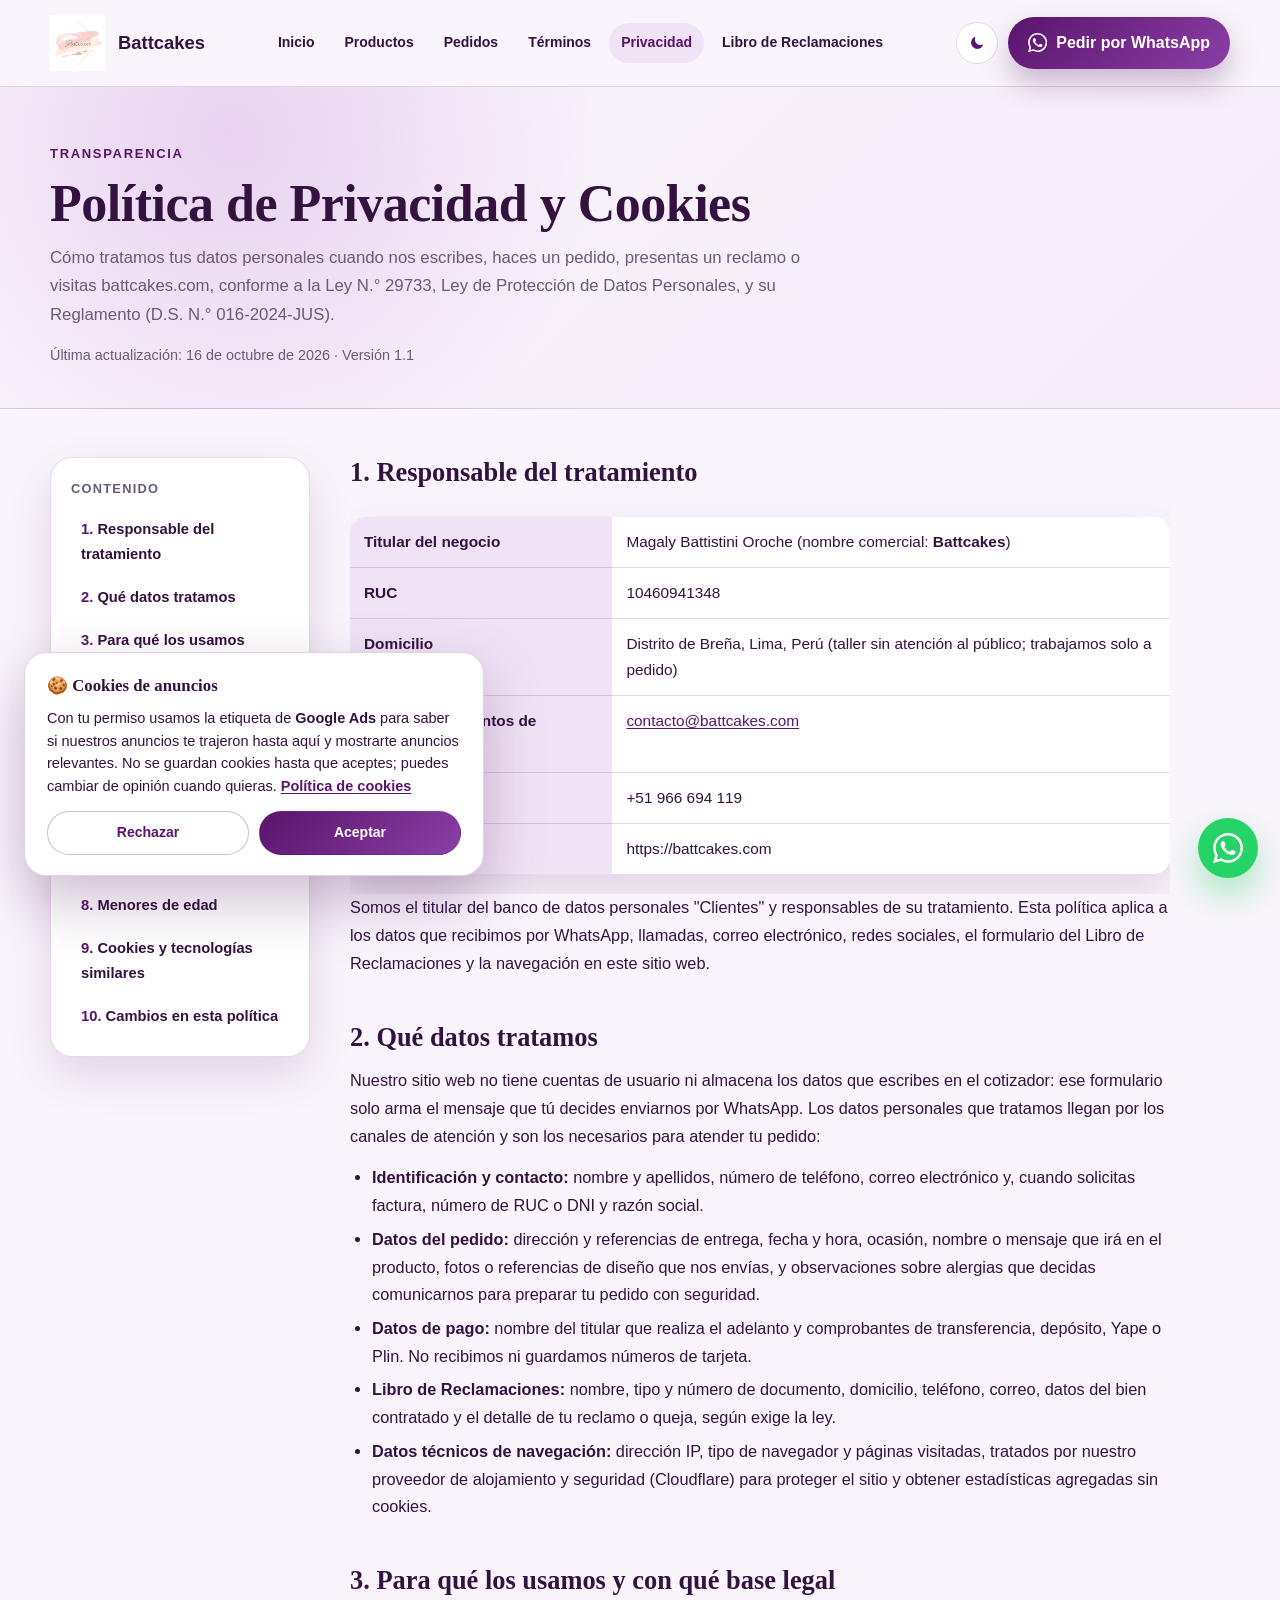
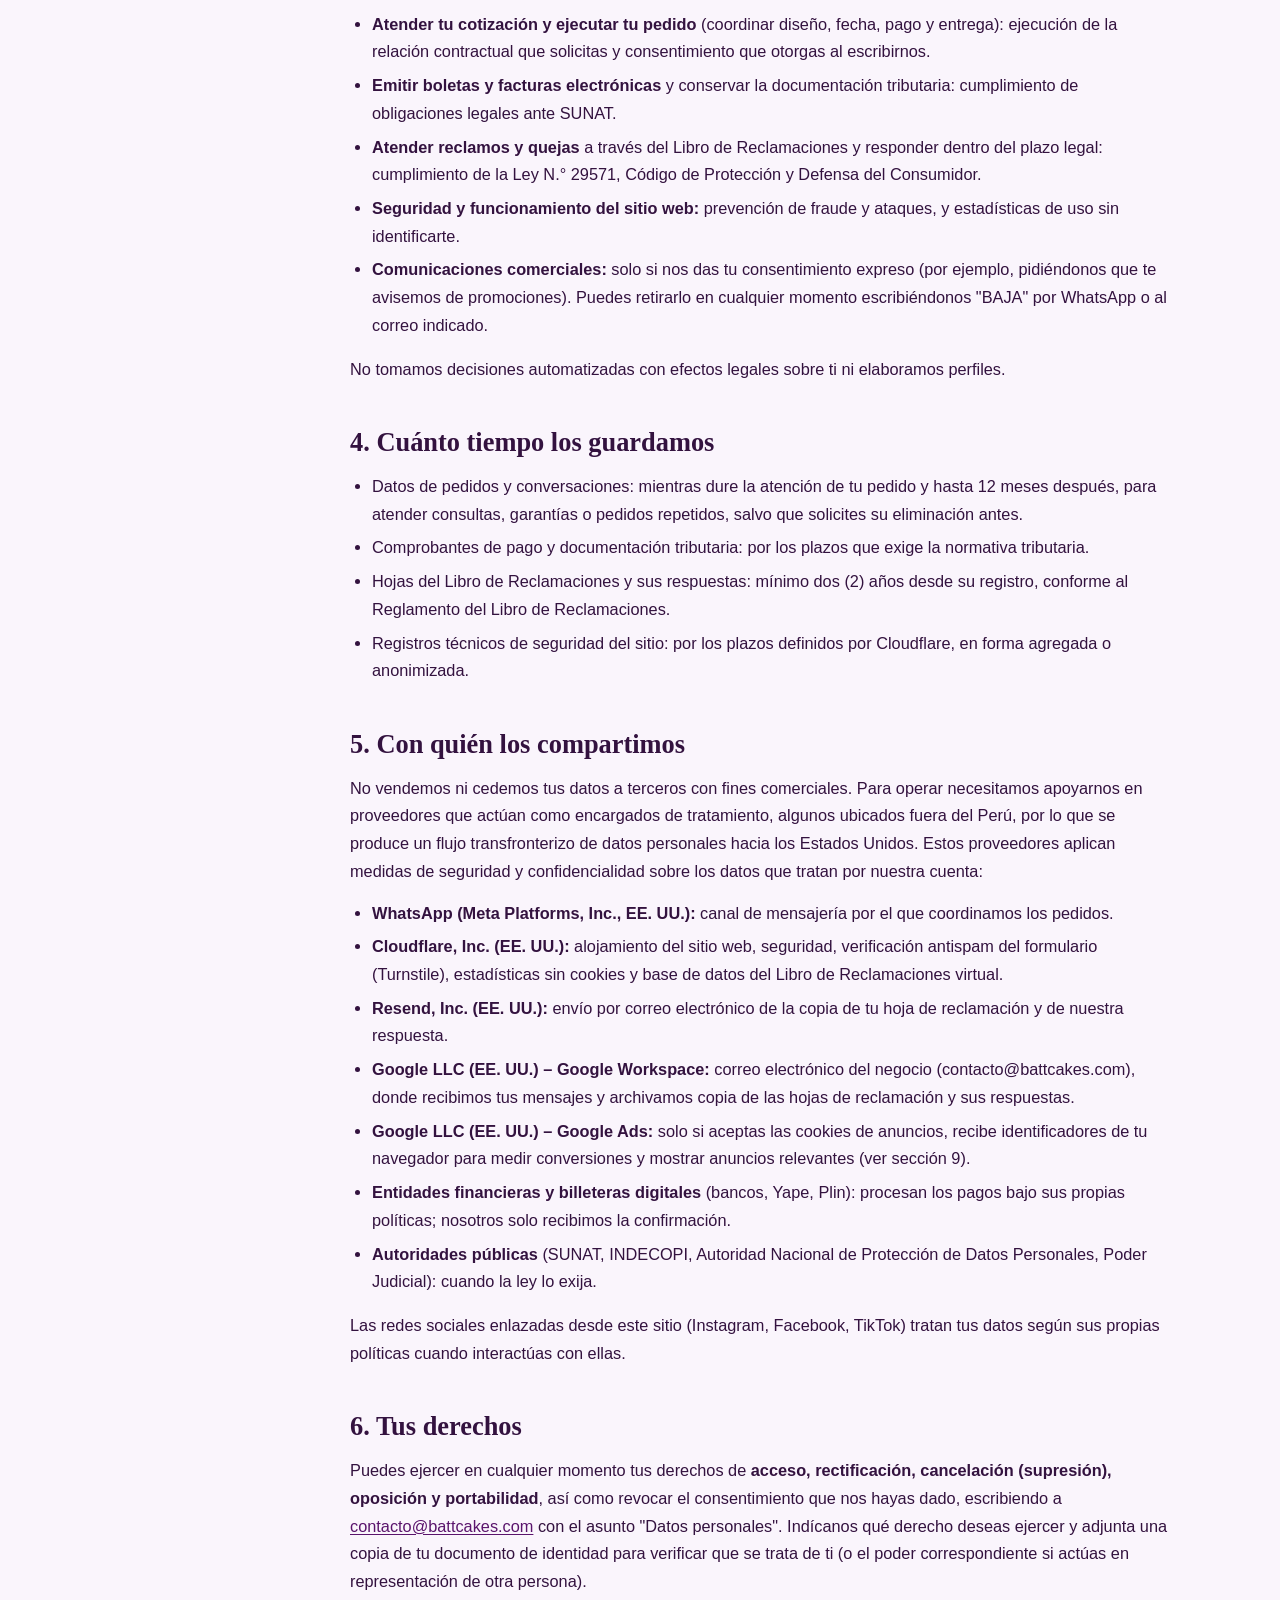
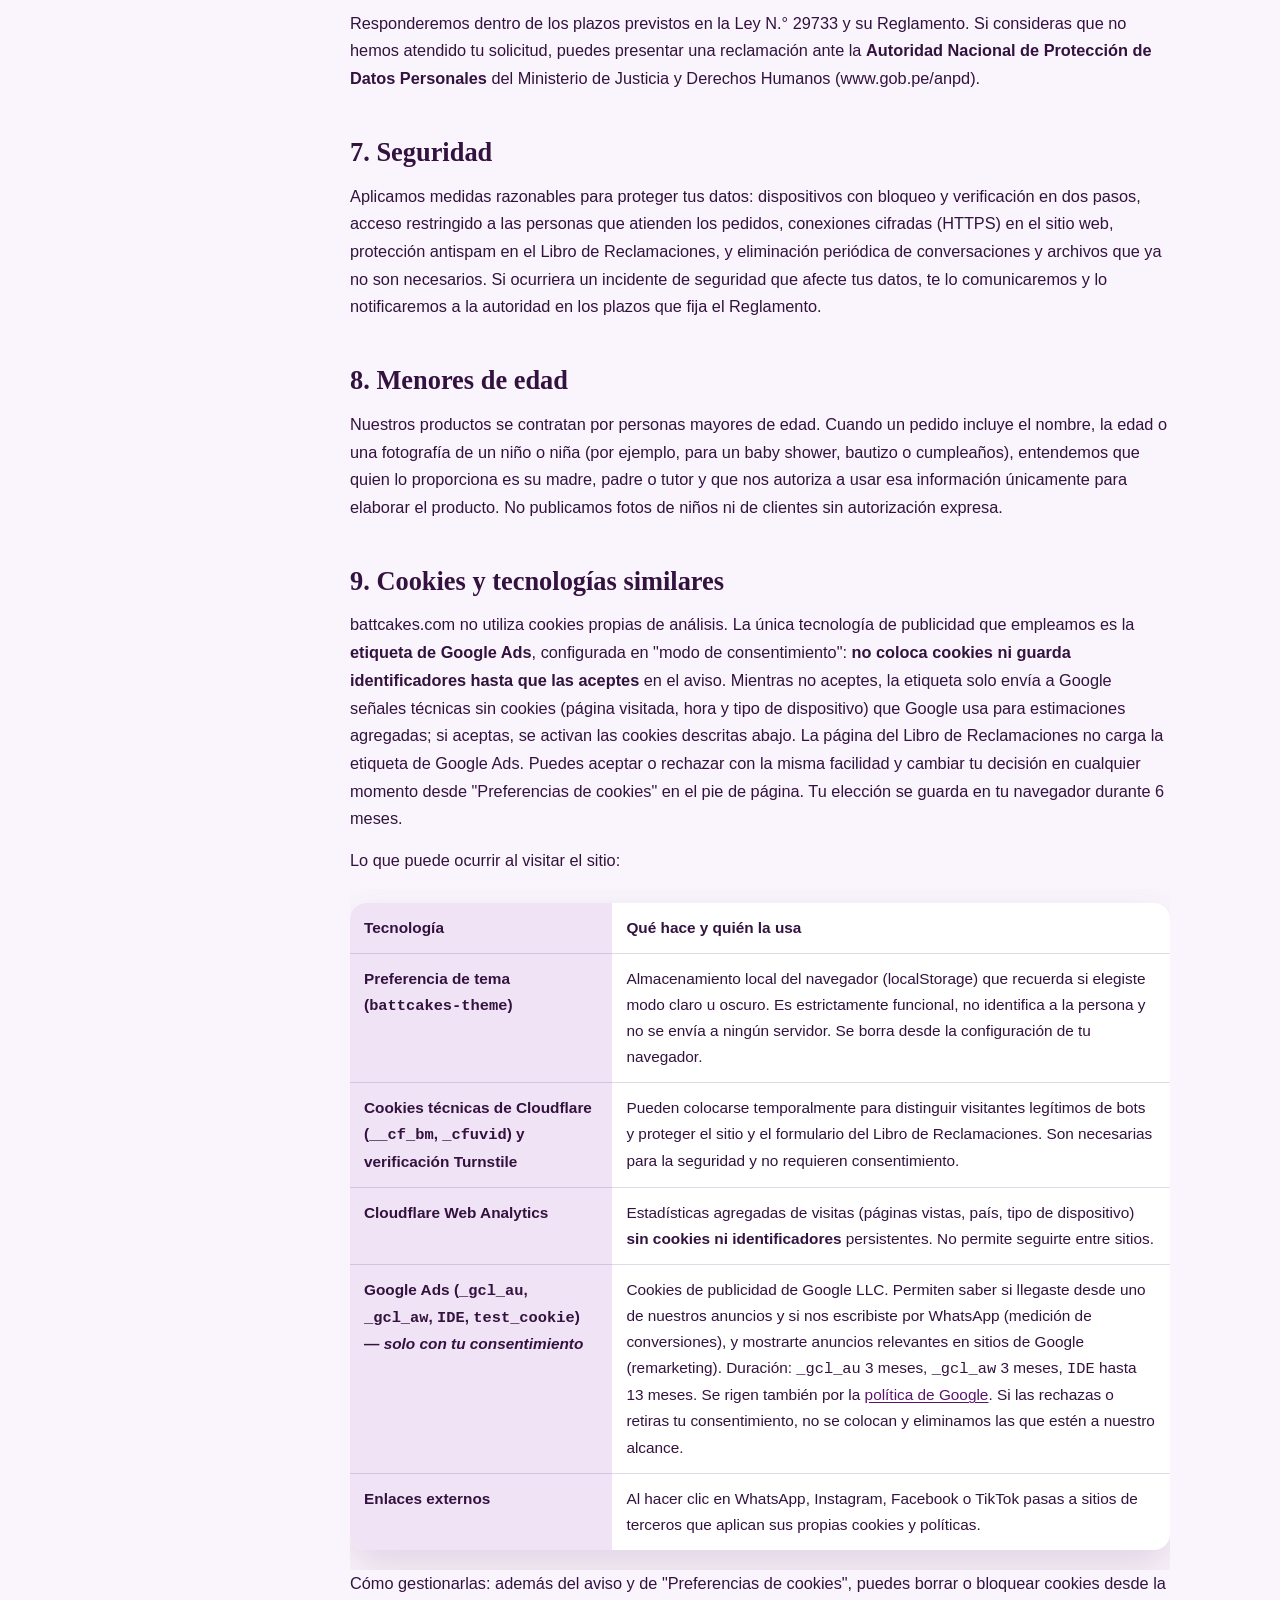
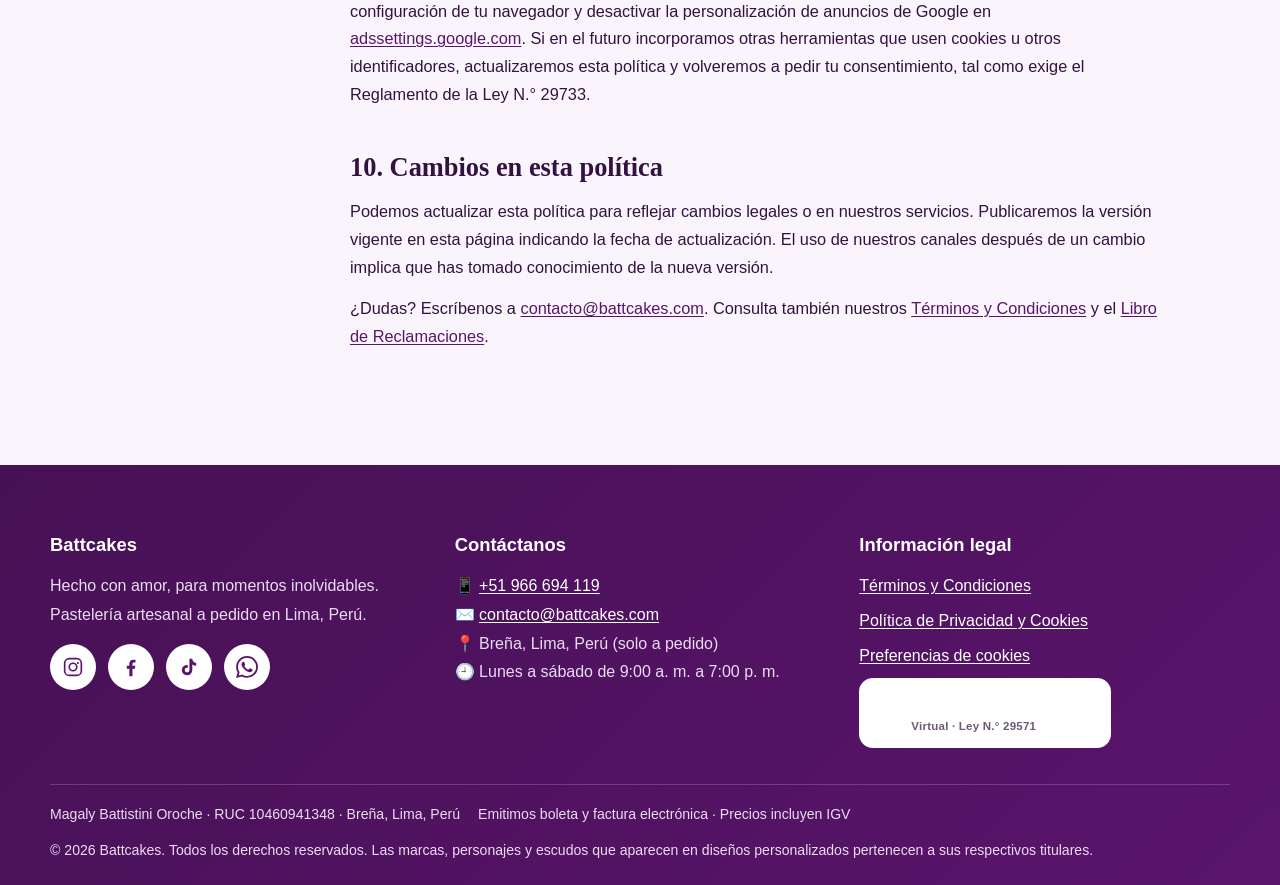
<file: privacidad.html>
<!DOCTYPE html>
<html lang="es-PE">
<head>
<meta charset="UTF-8">
<meta name="viewport" content="width=device-width, initial-scale=1.0">
<title>Política de Privacidad y Cookies | Battcakes</title>
<meta name="description" content="Cómo Battcakes trata tus datos personales y qué cookies o tecnologías usa battcakes.com, conforme a la Ley N.° 29733 y su Reglamento.">
<link rel="canonical" href="https://battcakes.com/privacidad">
<meta name="robots" content="index, follow">
<meta name="theme-color" content="#5A146C">
<link rel="icon" type="image/png" sizes="32x32" href="img/favicon-32.png">
<link rel="icon" type="image/png" sizes="192x192" href="img/favicon-192.png">
<link rel="apple-touch-icon" href="img/apple-touch-icon.png">
<meta property="og:type" content="website">
<meta property="og:site_name" content="Battcakes">
<meta property="og:title" content="Política de Privacidad y Cookies | Battcakes">
<meta property="og:description" content="Cómo Battcakes trata tus datos personales y qué cookies o tecnologías usa battcakes.com, conforme a la Ley N.° 29733 y su Reglamento.">
<meta property="og:image" content="https://battcakes.com/img/torta-battcakes.webp">
<meta property="og:url" content="https://battcakes.com/privacidad">
<meta property="og:locale" content="es_PE">
<link rel="stylesheet" href="legal.css">
<script>
(function(){try{var t=localStorage.getItem('battcakes-theme');if(!t&&window.matchMedia&&window.matchMedia('(prefers-color-scheme: dark)').matches)t='dark';if(t)document.documentElement.setAttribute('data-theme',t);}catch(e){}})();
</script>
<!-- Google tag (gtag.js) — Consent Mode v2: sin cookies ni identificadores hasta que el visitante acepte en el aviso -->
<script>
window.dataLayer=window.dataLayer||[];function gtag(){dataLayer.push(arguments);}
gtag('consent','default',{'ad_storage':'denied','ad_user_data':'denied','ad_personalization':'denied','analytics_storage':'denied'});
try{var bcC=JSON.parse(localStorage.getItem('battcakes-consent')||'null');if(bcC&&bcC.v===1&&bcC.ads===true&&Date.now()-bcC.ts<15552000000){gtag('consent','update',{'ad_storage':'granted','ad_user_data':'granted','ad_personalization':'granted'});}}catch(e){}
window.__bcGtagReady=true;
</script>
<script async src="https://www.googletagmanager.com/gtag/js?id=AW-18477119821"></script>
<script>gtag('js',new Date());gtag('config','AW-18477119821');</script>
</head>
<body>
<a class="skip-link" href="#main">Saltar al contenido</a>
<svg width="0" height="0" style="position:absolute" aria-hidden="true" focusable="false">
  <symbol id="i-wa" viewBox="0 0 24 24"><path d="M17.472 14.382c-.297-.149-1.758-.867-2.03-.967-.273-.099-.471-.148-.67.15-.197.297-.767.966-.94 1.164-.173.199-.347.223-.644.075-.297-.15-1.255-.463-2.39-1.475-.883-.788-1.48-1.761-1.653-2.059-.173-.297-.018-.458.13-.606.134-.133.298-.347.446-.52.149-.174.198-.298.298-.497.099-.198.05-.371-.025-.52-.075-.149-.669-1.612-.916-2.207-.242-.579-.487-.5-.669-.51-.173-.008-.371-.01-.57-.01-.198 0-.52.074-.792.372-.272.297-1.04 1.016-1.04 2.479 0 1.462 1.065 2.875 1.213 3.074.149.198 2.096 3.2 5.077 4.487.709.306 1.262.489 1.694.625.712.227 1.36.195 1.871.118.571-.085 1.758-.719 2.006-1.413.248-.694.248-1.289.173-1.413-.074-.124-.272-.198-.57-.347m-5.421 7.403h-.004a9.87 9.87 0 0 1-5.031-1.378l-.361-.214-3.741.982.998-3.648-.235-.374a9.86 9.86 0 0 1-1.51-5.26c.001-5.45 4.436-9.884 9.888-9.884 2.64 0 5.122 1.03 6.988 2.898a9.825 9.825 0 0 1 2.893 6.994c-.003 5.45-4.437 9.885-9.885 9.885m8.413-18.297A11.815 11.815 0 0 0 12.05 0C5.495 0 .16 5.335.157 11.892c0 2.096.547 4.142 1.588 5.945L.057 24l6.305-1.654a11.882 11.882 0 0 0 5.683 1.448h.005c6.554 0 11.89-5.335 11.893-11.893a11.821 11.821 0 0 0-3.48-8.413Z"/></symbol>
  <symbol id="i-ig" viewBox="0 0 24 24"><path d="M7.75 2h8.5A5.75 5.75 0 0 1 22 7.75v8.5A5.75 5.75 0 0 1 16.25 22h-8.5A5.75 5.75 0 0 1 2 16.25v-8.5A5.75 5.75 0 0 1 7.75 2zm0 1.8A3.95 3.95 0 0 0 3.8 7.75v8.5a3.95 3.95 0 0 0 3.95 3.95h8.5a3.95 3.95 0 0 0 3.95-3.95v-8.5a3.95 3.95 0 0 0-3.95-3.95h-8.5zM12 7a5 5 0 1 1 0 10 5 5 0 0 1 0-10zm0 1.8a3.2 3.2 0 1 0 0 6.4 3.2 3.2 0 0 0 0-6.4zm5.3-2.35a1.15 1.15 0 1 1 0 2.3 1.15 1.15 0 0 1 0-2.3z"/></symbol>
  <symbol id="i-fb" viewBox="0 0 24 24"><path d="M13.6 22v-8.1h2.7l.4-3.2h-3.1V8.7c0-.9.3-1.6 1.6-1.6h1.7V4.3c-.3 0-1.3-.1-2.5-.1-2.5 0-4.2 1.5-4.2 4.3v2.2H7.4v3.2h2.8V22h3.4z"/></symbol>
  <symbol id="i-tt" viewBox="0 0 24 24"><path d="M16.6 5.82a4.28 4.28 0 0 1-1.02-2.82h-3.1v12.4a2.6 2.6 0 1 1-2.6-2.6c.27 0 .53.04.78.12V9.75a5.7 5.7 0 1 0 4.92 5.65V9.3a7.35 7.35 0 0 0 4.3 1.38V7.6a4.3 4.3 0 0 1-3.28-1.78z"/></symbol>
  <symbol id="i-moon" viewBox="0 0 24 24"><path d="M20.3 14.6A8.5 8.5 0 0 1 9.4 3.7a.7.7 0 0 0-.9-.9A9.5 9.5 0 1 0 21.2 15.5a.7.7 0 0 0-.9-.9z"/></symbol>
  <symbol id="i-sun" viewBox="0 0 24 24"><path d="M12 7a5 5 0 1 1 0 10 5 5 0 0 1 0-10zm0-5.5a1 1 0 0 1 1 1V4a1 1 0 1 1-2 0V2.5a1 1 0 0 1 1-1zm0 17.5a1 1 0 0 1 1 1v1.5a1 1 0 1 1-2 0V20a1 1 0 0 1 1-1zm10.5-7a1 1 0 0 1-1 1H20a1 1 0 1 1 0-2h1.5a1 1 0 0 1 1 1zM5 12a1 1 0 0 1-1 1H2.5a1 1 0 1 1 0-2H4a1 1 0 0 1 1 1zm14.4-7.4a1 1 0 0 1 0 1.4l-1.06 1.06a1 1 0 0 1-1.42-1.42L17.99 4.6a1 1 0 0 1 1.41 0zM7.08 16.92a1 1 0 0 1 0 1.42L6.02 19.4a1 1 0 1 1-1.42-1.42l1.06-1.06a1 1 0 0 1 1.42 0zm12.32 2.48a1 1 0 0 1-1.41 0l-1.06-1.06a1 1 0 0 1 1.41-1.42l1.06 1.06a1 1 0 0 1 0 1.42zM7.08 7.08a1 1 0 0 1-1.42 0L4.6 6.02A1 1 0 0 1 6.02 4.6l1.06 1.06a1 1 0 0 1 0 1.42z"/></symbol>
  <symbol id="i-book" viewBox="0 0 24 24"><path d="M4 3.5A1.5 1.5 0 0 1 5.5 2H18a2 2 0 0 1 2 2v14.5a.75.75 0 0 1-.75.75H6.5a1 1 0 0 0 0 2H19.25a.75.75 0 0 1 0 1.5H6.5A2.5 2.5 0 0 1 4 20.25V3.5zm2 .25v13.3c.16-.03.33-.05.5-.05H18.5V4a.5.5 0 0 0-.5-.5H6.25a.25.25 0 0 0-.25.25zM8.5 7.25a.75.75 0 0 1 .75-.75h6.5a.75.75 0 0 1 0 1.5h-6.5a.75.75 0 0 1-.75-.75zm0 3.5a.75.75 0 0 1 .75-.75h6.5a.75.75 0 0 1 0 1.5h-6.5a.75.75 0 0 1-.75-.75z"/></symbol>
</svg>
<header class="site-header"><div class="container nav">
  <a href="/" class="brand"><img src="img/battcakes-logo.webp" alt="" width="56" height="56"><span>Battcakes</span></a>
  <nav class="menu" aria-label="Principal">
    <a href="/">Inicio</a><a href="/#productos">Productos</a><a href="/#pedidos">Pedidos</a>
    <a href="/terminos">Términos</a><a href="/privacidad" aria-current="page">Privacidad</a><a href="/libro-de-reclamaciones">Libro de Reclamaciones</a>
  </nav>
  <div class="nav-actions">
    <button class="theme-toggle" type="button" aria-label="Cambiar modo oscuro"><svg class="icon icon-moon" aria-hidden="true"><use href="#i-moon"/></svg><svg class="icon icon-sun" aria-hidden="true"><use href="#i-sun"/></svg></button>
    <a class="btn btn-primary" href="https://wa.me/51966694119?text=Hola%20Battcakes%2C%20quiero%20hacer%20un%20pedido" target="_blank" rel="noopener noreferrer" aria-label="Pedir por WhatsApp"><svg class="icon" aria-hidden="true"><use href="#i-wa"/></svg><span class="btn-text"> Pedir por WhatsApp</span></a>
  </div>
</div></header>
<main id="main">
<section class="legal-hero">
  <div class="container">
    <div class="eyebrow">Transparencia</div>
    <h1>Política de Privacidad y Cookies</h1>
    <p>Cómo tratamos tus datos personales cuando nos escribes, haces un pedido, presentas un reclamo o visitas battcakes.com, conforme a la Ley N.° 29733, Ley de Protección de Datos Personales, y su Reglamento (D.S. N.° 016-2024-JUS).</p>
    <div class="legal-meta">Última actualización: 16 de octubre de 2026 · Versión 1.1</div>
  </div>
</section>

<div class="container legal-layout">
  <nav class="toc" aria-label="Contenido de la política">
    <strong>Contenido</strong>
    <ol>
      <li><a href="#responsable">Responsable del tratamiento</a></li>
      <li><a href="#datos">Qué datos tratamos</a></li>
      <li><a href="#finalidades">Para qué los usamos</a></li>
      <li><a href="#conservacion">Cuánto tiempo los guardamos</a></li>
      <li><a href="#destinatarios">Con quién los compartimos</a></li>
      <li><a href="#derechos">Tus derechos</a></li>
      <li><a href="#seguridad">Seguridad</a></li>
      <li><a href="#menores">Menores de edad</a></li>
      <li><a href="#cookies">Cookies y tecnologías similares</a></li>
      <li><a href="#cambios">Cambios en esta política</a></li>
    </ol>
  </nav>

  <article class="legal-body">
    <h2 id="responsable">1. Responsable del tratamiento</h2>
    <div class="table-wrap">
      <table class="datos-tabla">
        <tbody>
        <tr><th>Titular del negocio</th><td>Magaly Battistini Oroche (nombre comercial: <strong>Battcakes</strong>)</td></tr>
        <tr><th>RUC</th><td>10460941348</td></tr>
        <tr><th>Domicilio</th><td>Distrito de Breña, Lima, Perú (taller sin atención al público; trabajamos solo a pedido)</td></tr>
        <tr><th>Correo para asuntos de privacidad</th><td><a href="mailto:contacto@battcakes.com">contacto@battcakes.com</a></td></tr>
        <tr><th>WhatsApp</th><td>+51 966 694 119</td></tr>
        <tr><th>Sitio web</th><td>https://battcakes.com</td></tr>
        </tbody>
      </table>
    </div>
    <p>Somos el titular del banco de datos personales "Clientes" y responsables de su tratamiento. Esta política aplica a los datos que recibimos por WhatsApp, llamadas, correo electrónico, redes sociales, el formulario del Libro de Reclamaciones y la navegación en este sitio web.</p>

    <h2 id="datos">2. Qué datos tratamos</h2>
    <p>Nuestro sitio web no tiene cuentas de usuario ni almacena los datos que escribes en el cotizador: ese formulario solo arma el mensaje que tú decides enviarnos por WhatsApp. Los datos personales que tratamos llegan por los canales de atención y son los necesarios para atender tu pedido:</p>
    <ul>
      <li><strong>Identificación y contacto:</strong> nombre y apellidos, número de teléfono, correo electrónico y, cuando solicitas factura, número de RUC o DNI y razón social.</li>
      <li><strong>Datos del pedido:</strong> dirección y referencias de entrega, fecha y hora, ocasión, nombre o mensaje que irá en el producto, fotos o referencias de diseño que nos envías, y observaciones sobre alergias que decidas comunicarnos para preparar tu pedido con seguridad.</li>
      <li><strong>Datos de pago:</strong> nombre del titular que realiza el adelanto y comprobantes de transferencia, depósito, Yape o Plin. No recibimos ni guardamos números de tarjeta.</li>
      <li><strong>Libro de Reclamaciones:</strong> nombre, tipo y número de documento, domicilio, teléfono, correo, datos del bien contratado y el detalle de tu reclamo o queja, según exige la ley.</li>
      <li><strong>Datos técnicos de navegación:</strong> dirección IP, tipo de navegador y páginas visitadas, tratados por nuestro proveedor de alojamiento y seguridad (Cloudflare) para proteger el sitio y obtener estadísticas agregadas sin cookies.</li>
    </ul>

    <h2 id="finalidades">3. Para qué los usamos y con qué base legal</h2>
    <ul>
      <li><strong>Atender tu cotización y ejecutar tu pedido</strong> (coordinar diseño, fecha, pago y entrega): ejecución de la relación contractual que solicitas y consentimiento que otorgas al escribirnos.</li>
      <li><strong>Emitir boletas y facturas electrónicas</strong> y conservar la documentación tributaria: cumplimiento de obligaciones legales ante SUNAT.</li>
      <li><strong>Atender reclamos y quejas</strong> a través del Libro de Reclamaciones y responder dentro del plazo legal: cumplimiento de la Ley N.° 29571, Código de Protección y Defensa del Consumidor.</li>
      <li><strong>Seguridad y funcionamiento del sitio web:</strong> prevención de fraude y ataques, y estadísticas de uso sin identificarte.</li>
      <li><strong>Comunicaciones comerciales:</strong> solo si nos das tu consentimiento expreso (por ejemplo, pidiéndonos que te avisemos de promociones). Puedes retirarlo en cualquier momento escribiéndonos "BAJA" por WhatsApp o al correo indicado.</li>
    </ul>
    <p>No tomamos decisiones automatizadas con efectos legales sobre ti ni elaboramos perfiles.</p>

    <h2 id="conservacion">4. Cuánto tiempo los guardamos</h2>
    <ul>
      <li>Datos de pedidos y conversaciones: mientras dure la atención de tu pedido y hasta 12 meses después, para atender consultas, garantías o pedidos repetidos, salvo que solicites su eliminación antes.</li>
      <li>Comprobantes de pago y documentación tributaria: por los plazos que exige la normativa tributaria.</li>
      <li>Hojas del Libro de Reclamaciones y sus respuestas: mínimo dos (2) años desde su registro, conforme al Reglamento del Libro de Reclamaciones.</li>
      <li>Registros técnicos de seguridad del sitio: por los plazos definidos por Cloudflare, en forma agregada o anonimizada.</li>
    </ul>

    <h2 id="destinatarios">5. Con quién los compartimos</h2>
    <p>No vendemos ni cedemos tus datos a terceros con fines comerciales. Para operar necesitamos apoyarnos en proveedores que actúan como encargados de tratamiento, algunos ubicados fuera del Perú, por lo que se produce un flujo transfronterizo de datos personales hacia los Estados Unidos. Estos proveedores aplican medidas de seguridad y confidencialidad sobre los datos que tratan por nuestra cuenta:</p>
    <ul>
      <li><strong>WhatsApp (Meta Platforms, Inc., EE. UU.):</strong> canal de mensajería por el que coordinamos los pedidos.</li>
      <li><strong>Cloudflare, Inc. (EE. UU.):</strong> alojamiento del sitio web, seguridad, verificación antispam del formulario (Turnstile), estadísticas sin cookies y base de datos del Libro de Reclamaciones virtual.</li>
      <li><strong>Resend, Inc. (EE. UU.):</strong> envío por correo electrónico de la copia de tu hoja de reclamación y de nuestra respuesta.</li>
      <li><strong>Google LLC (EE. UU.) – Google Workspace:</strong> correo electrónico del negocio (contacto@battcakes.com), donde recibimos tus mensajes y archivamos copia de las hojas de reclamación y sus respuestas.</li>
      <li><strong>Google LLC (EE. UU.) – Google Ads:</strong> solo si aceptas las cookies de anuncios, recibe identificadores de tu navegador para medir conversiones y mostrar anuncios relevantes (ver sección 9).</li>
      <li><strong>Entidades financieras y billeteras digitales</strong> (bancos, Yape, Plin): procesan los pagos bajo sus propias políticas; nosotros solo recibimos la confirmación.</li>
      <li><strong>Autoridades públicas</strong> (SUNAT, INDECOPI, Autoridad Nacional de Protección de Datos Personales, Poder Judicial): cuando la ley lo exija.</li>
    </ul>
    <p>Las redes sociales enlazadas desde este sitio (Instagram, Facebook, TikTok) tratan tus datos según sus propias políticas cuando interactúas con ellas.</p>

    <h2 id="derechos">6. Tus derechos</h2>
    <p>Puedes ejercer en cualquier momento tus derechos de <strong>acceso, rectificación, cancelación (supresión), oposición y portabilidad</strong>, así como revocar el consentimiento que nos hayas dado, escribiendo a <a href="mailto:contacto@battcakes.com?subject=Datos%20personales">contacto@battcakes.com</a> con el asunto "Datos personales". Indícanos qué derecho deseas ejercer y adjunta una copia de tu documento de identidad para verificar que se trata de ti (o el poder correspondiente si actúas en representación de otra persona).</p>
    <p>Responderemos dentro de los plazos previstos en la Ley N.° 29733 y su Reglamento. Si consideras que no hemos atendido tu solicitud, puedes presentar una reclamación ante la <strong>Autoridad Nacional de Protección de Datos Personales</strong> del Ministerio de Justicia y Derechos Humanos (www.gob.pe/anpd).</p>

    <h2 id="seguridad">7. Seguridad</h2>
    <p>Aplicamos medidas razonables para proteger tus datos: dispositivos con bloqueo y verificación en dos pasos, acceso restringido a las personas que atienden los pedidos, conexiones cifradas (HTTPS) en el sitio web, protección antispam en el Libro de Reclamaciones, y eliminación periódica de conversaciones y archivos que ya no son necesarios. Si ocurriera un incidente de seguridad que afecte tus datos, te lo comunicaremos y lo notificaremos a la autoridad en los plazos que fija el Reglamento.</p>

    <h2 id="menores">8. Menores de edad</h2>
    <p>Nuestros productos se contratan por personas mayores de edad. Cuando un pedido incluye el nombre, la edad o una fotografía de un niño o niña (por ejemplo, para un baby shower, bautizo o cumpleaños), entendemos que quien lo proporciona es su madre, padre o tutor y que nos autoriza a usar esa información únicamente para elaborar el producto. No publicamos fotos de niños ni de clientes sin autorización expresa.</p>

    <h2 id="cookies">9. Cookies y tecnologías similares</h2>
    <p>battcakes.com no utiliza cookies propias de análisis. La única tecnología de publicidad que empleamos es la <strong>etiqueta de Google Ads</strong>, configurada en "modo de consentimiento": <strong>no coloca cookies ni guarda identificadores hasta que las aceptes</strong> en el aviso. Mientras no aceptes, la etiqueta solo envía a Google señales técnicas sin cookies (página visitada, hora y tipo de dispositivo) que Google usa para estimaciones agregadas; si aceptas, se activan las cookies descritas abajo. La página del Libro de Reclamaciones no carga la etiqueta de Google Ads. Puedes aceptar o rechazar con la misma facilidad y cambiar tu decisión en cualquier momento desde "Preferencias de cookies" en el pie de página. Tu elección se guarda en tu navegador durante 6 meses.</p>
    <p>Lo que puede ocurrir al visitar el sitio:</p>
    <div class="table-wrap">
      <table class="datos-tabla">
        <tbody>
        <tr><th>Tecnología</th><td><strong>Qué hace y quién la usa</strong></td></tr>
        <tr><th>Preferencia de tema (<code>battcakes-theme</code>)</th><td>Almacenamiento local del navegador (localStorage) que recuerda si elegiste modo claro u oscuro. Es estrictamente funcional, no identifica a la persona y no se envía a ningún servidor. Se borra desde la configuración de tu navegador.</td></tr>
        <tr><th>Cookies técnicas de Cloudflare (<code>__cf_bm</code>, <code>_cfuvid</code>) y verificación Turnstile</th><td>Pueden colocarse temporalmente para distinguir visitantes legítimos de bots y proteger el sitio y el formulario del Libro de Reclamaciones. Son necesarias para la seguridad y no requieren consentimiento.</td></tr>
        <tr><th>Cloudflare Web Analytics</th><td>Estadísticas agregadas de visitas (páginas vistas, país, tipo de dispositivo) <strong>sin cookies ni identificadores</strong> persistentes. No permite seguirte entre sitios.</td></tr>
        <tr><th>Google Ads (<code>_gcl_au</code>, <code>_gcl_aw</code>, <code>IDE</code>, <code>test_cookie</code>) — <em>solo con tu consentimiento</em></th><td>Cookies de publicidad de Google LLC. Permiten saber si llegaste desde uno de nuestros anuncios y si nos escribiste por WhatsApp (medición de conversiones), y mostrarte anuncios relevantes en sitios de Google (remarketing). Duración: <code>_gcl_au</code> 3 meses, <code>_gcl_aw</code> 3 meses, <code>IDE</code> hasta 13 meses. Se rigen también por la <a href="https://policies.google.com/technologies/ads?hl=es" target="_blank" rel="noopener">política de Google</a>. Si las rechazas o retiras tu consentimiento, no se colocan y eliminamos las que estén a nuestro alcance.</td></tr>
        <tr><th>Enlaces externos</th><td>Al hacer clic en WhatsApp, Instagram, Facebook o TikTok pasas a sitios de terceros que aplican sus propias cookies y políticas.</td></tr>
        </tbody>
      </table>
    </div>
    <p>Cómo gestionarlas: además del aviso y de "Preferencias de cookies", puedes borrar o bloquear cookies desde la configuración de tu navegador y desactivar la personalización de anuncios de Google en <a href="https://adssettings.google.com/" target="_blank" rel="noopener">adssettings.google.com</a>. Si en el futuro incorporamos otras herramientas que usen cookies u otros identificadores, actualizaremos esta política y volveremos a pedir tu consentimiento, tal como exige el Reglamento de la Ley N.° 29733.</p>

    <h2 id="cambios">10. Cambios en esta política</h2>
    <p>Podemos actualizar esta política para reflejar cambios legales o en nuestros servicios. Publicaremos la versión vigente en esta página indicando la fecha de actualización. El uso de nuestros canales después de un cambio implica que has tomado conocimiento de la nueva versión.</p>
    <p class="no-print">¿Dudas? Escríbenos a <a href="mailto:contacto@battcakes.com">contacto@battcakes.com</a>. Consulta también nuestros <a href="/terminos">Términos y Condiciones</a> y el <a href="/libro-de-reclamaciones">Libro de Reclamaciones</a>.</p>
  </article>
</div>

</main>
<footer class="site-footer" id="contacto">
  <div class="container">
    <div class="footer-grid">
      <div>
        <h3>Battcakes</h3>
        <p>Hecho con amor, para momentos inolvidables. Pastelería artesanal a pedido en Lima, Perú.</p>
        <div class="social-icons">
          <a href="https://www.instagram.com/battcakes/" target="_blank" rel="noopener noreferrer" aria-label="Instagram de Battcakes"><svg class="icon" aria-hidden="true"><use href="#i-ig"/></svg></a>
          <a href="https://www.facebook.com/profile.php?id=100057123112930" target="_blank" rel="noopener noreferrer" aria-label="Facebook de Battcakes"><svg class="icon" aria-hidden="true"><use href="#i-fb"/></svg></a>
          <a href="https://www.tiktok.com/@battcakes" target="_blank" rel="noopener noreferrer" aria-label="TikTok de Battcakes"><svg class="icon" aria-hidden="true"><use href="#i-tt"/></svg></a>
          <a href="https://wa.me/51966694119?text=Hola%20Battcakes%2C%20quiero%20hacer%20un%20pedido" target="_blank" rel="noopener noreferrer" aria-label="WhatsApp de Battcakes"><svg class="icon" aria-hidden="true"><use href="#i-wa"/></svg></a>
        </div>
      </div>
      <div>
        <h3>Contáctanos</h3>
        <p>📱 <a href="https://wa.me/51966694119?text=Hola%20Battcakes%2C%20quiero%20hacer%20un%20pedido" target="_blank" rel="noopener noreferrer">+51 966 694 119</a><br>✉️ <a href="mailto:contacto@battcakes.com">contacto@battcakes.com</a><br>📍 Breña, Lima, Perú (solo a pedido)<br>🕘 Lunes a sábado de 9:00 a. m. a 7:00 p. m.</p>
      </div>
      <div>
        <h3>Información legal</h3>
        <ul>
          <li><a href="/terminos">Términos y Condiciones</a></li>
          <li><a href="/privacidad">Política de Privacidad y Cookies</a></li>
          <li><a href="/privacidad#cookies" data-cookies>Preferencias de cookies</a></li>
          <li><a class="footer-libro" href="/libro-de-reclamaciones"><svg class="icon" aria-hidden="true"><use href="#i-book"/></svg><span>Libro de Reclamaciones<small>Virtual · Ley N.° 29571</small></span></a></li>
        </ul>
      </div>
    </div>
    <div class="footer-legal">
      <div class="links"><span>Magaly Battistini Oroche · RUC 10460941348 · Breña, Lima, Perú</span><span>Emitimos boleta y factura electrónica · Precios incluyen IGV</span></div>
      <div>© <span id="year">2026</span> Battcakes. Todos los derechos reservados. Las marcas, personajes y escudos que aparecen en diseños personalizados pertenecen a sus respectivos titulares.</div>
    </div>
  </div>
</footer>
<a class="wa-float" href="https://wa.me/51966694119?text=Hola%20Battcakes%2C%20quiero%20hacer%20un%20pedido" target="_blank" rel="noopener noreferrer" aria-label="Escribir a Battcakes por WhatsApp"><svg class="icon" aria-hidden="true"><use href="#i-wa"/></svg></a>
<script>document.getElementById('year').textContent=new Date().getFullYear();</script>
<script src="consent.js" defer></script>
<script>
(function(){
  var root=document.documentElement;
  function apply(t){root.setAttribute('data-theme',t);try{localStorage.setItem('battcakes-theme',t);}catch(e){}document.querySelectorAll('.theme-toggle').forEach(function(b){b.setAttribute('aria-label',t==='dark'?'Cambiar a modo claro':'Cambiar a modo oscuro');});}
  document.querySelectorAll('.theme-toggle').forEach(function(b){b.addEventListener('click',function(){apply(root.getAttribute('data-theme')==='dark'?'light':'dark');});});
})();
</script>
</body>
</html>
</file>
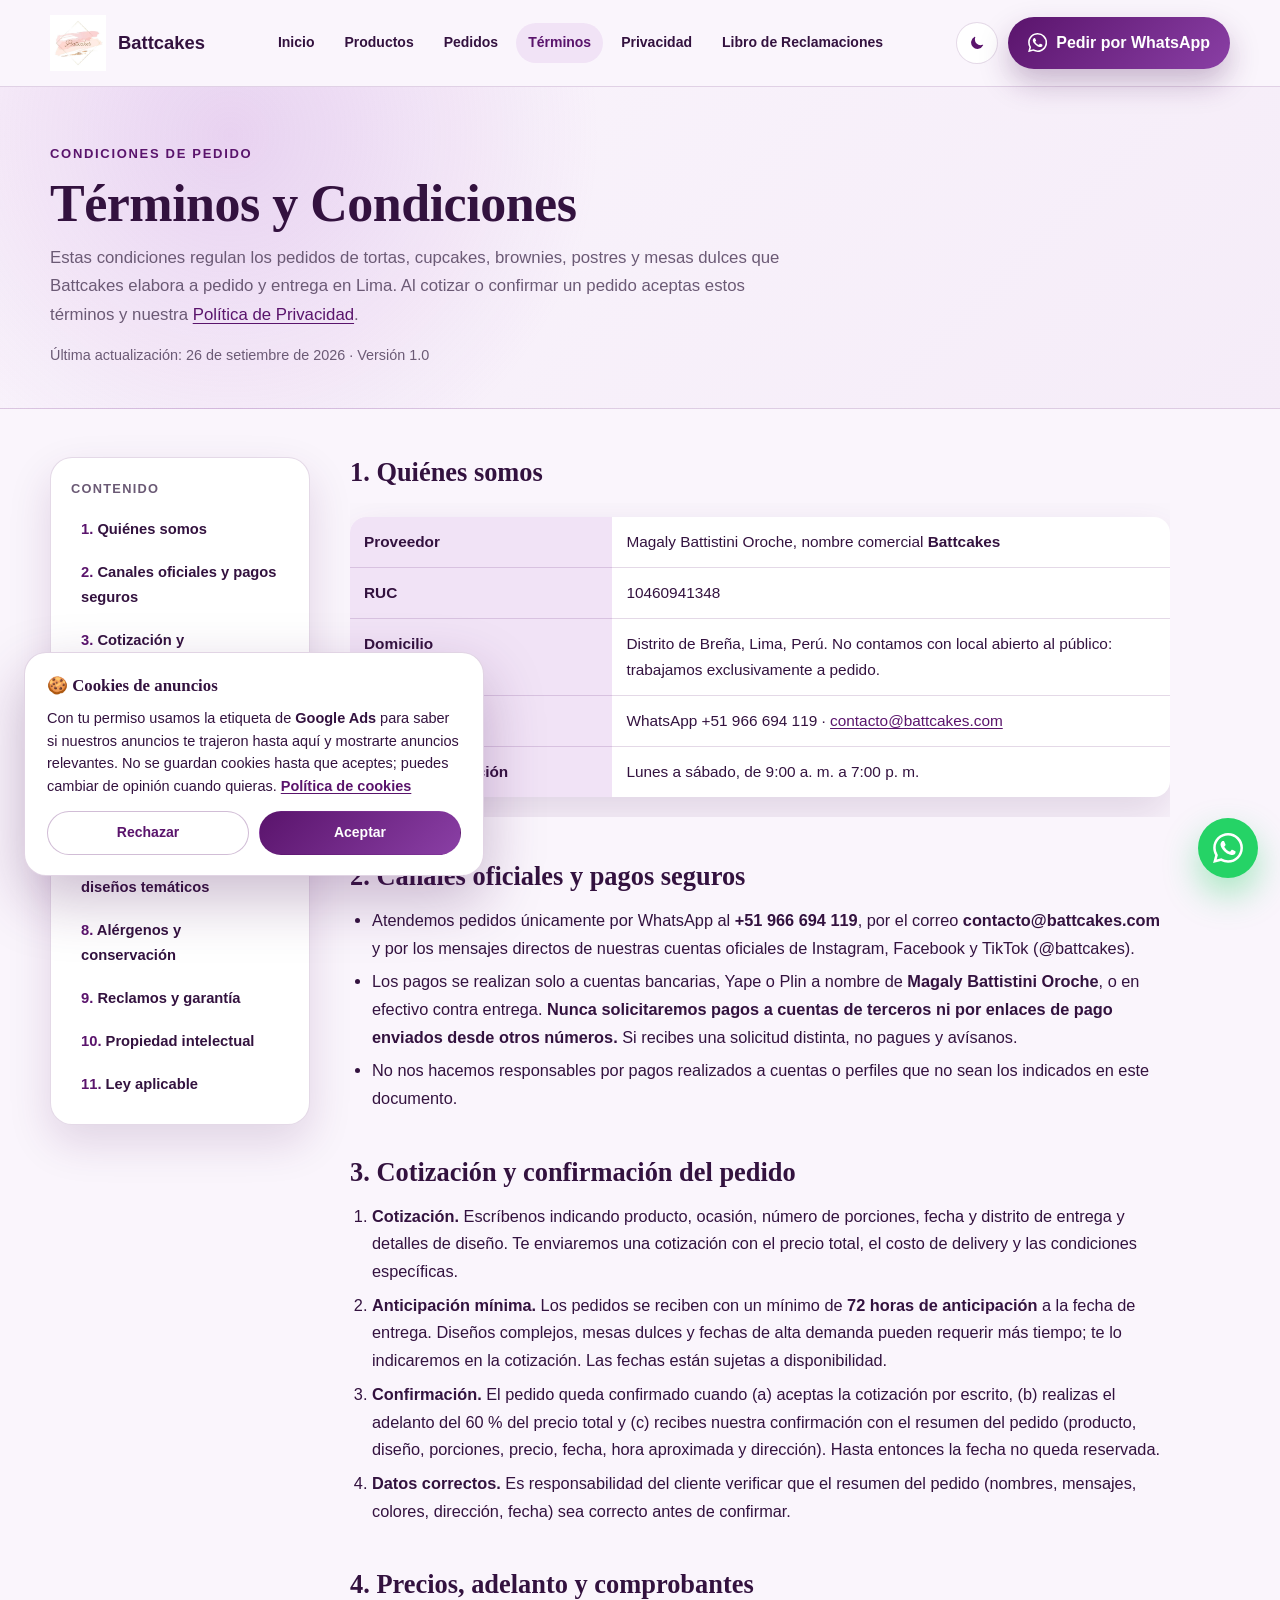
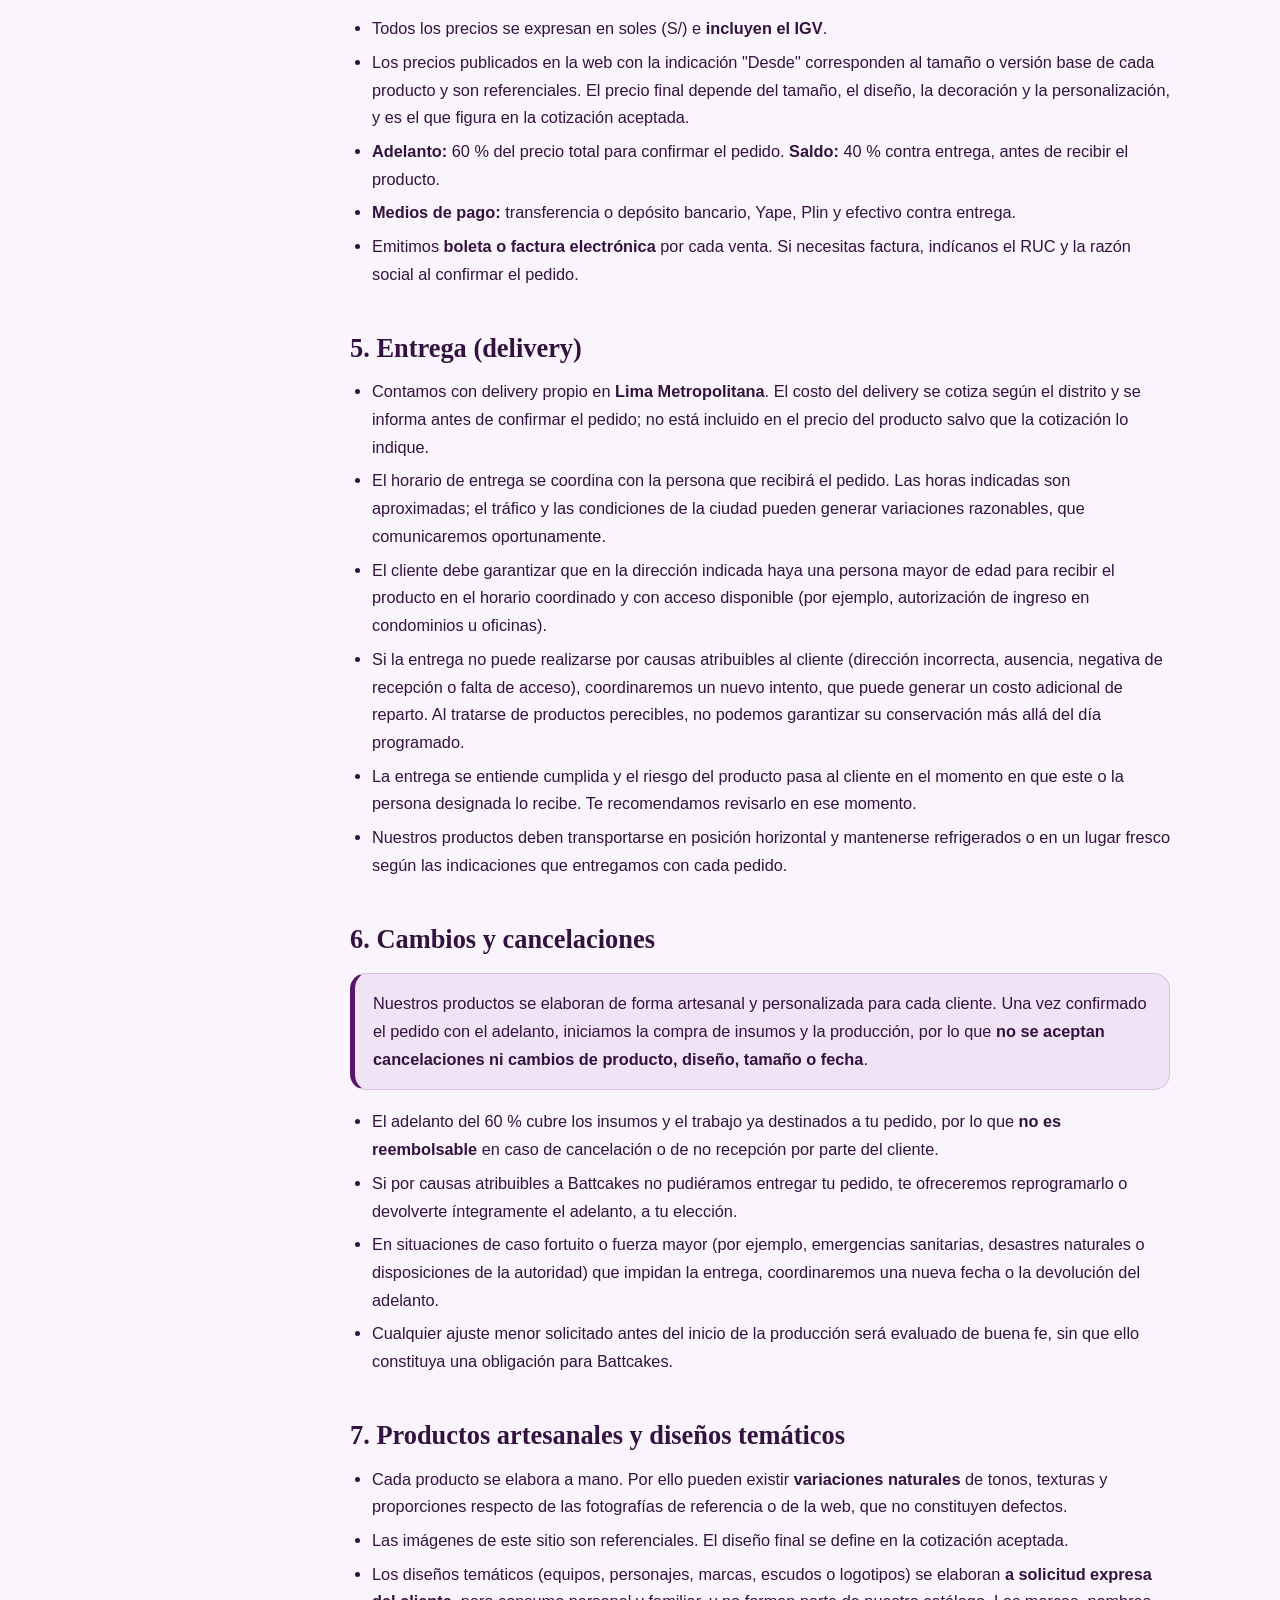
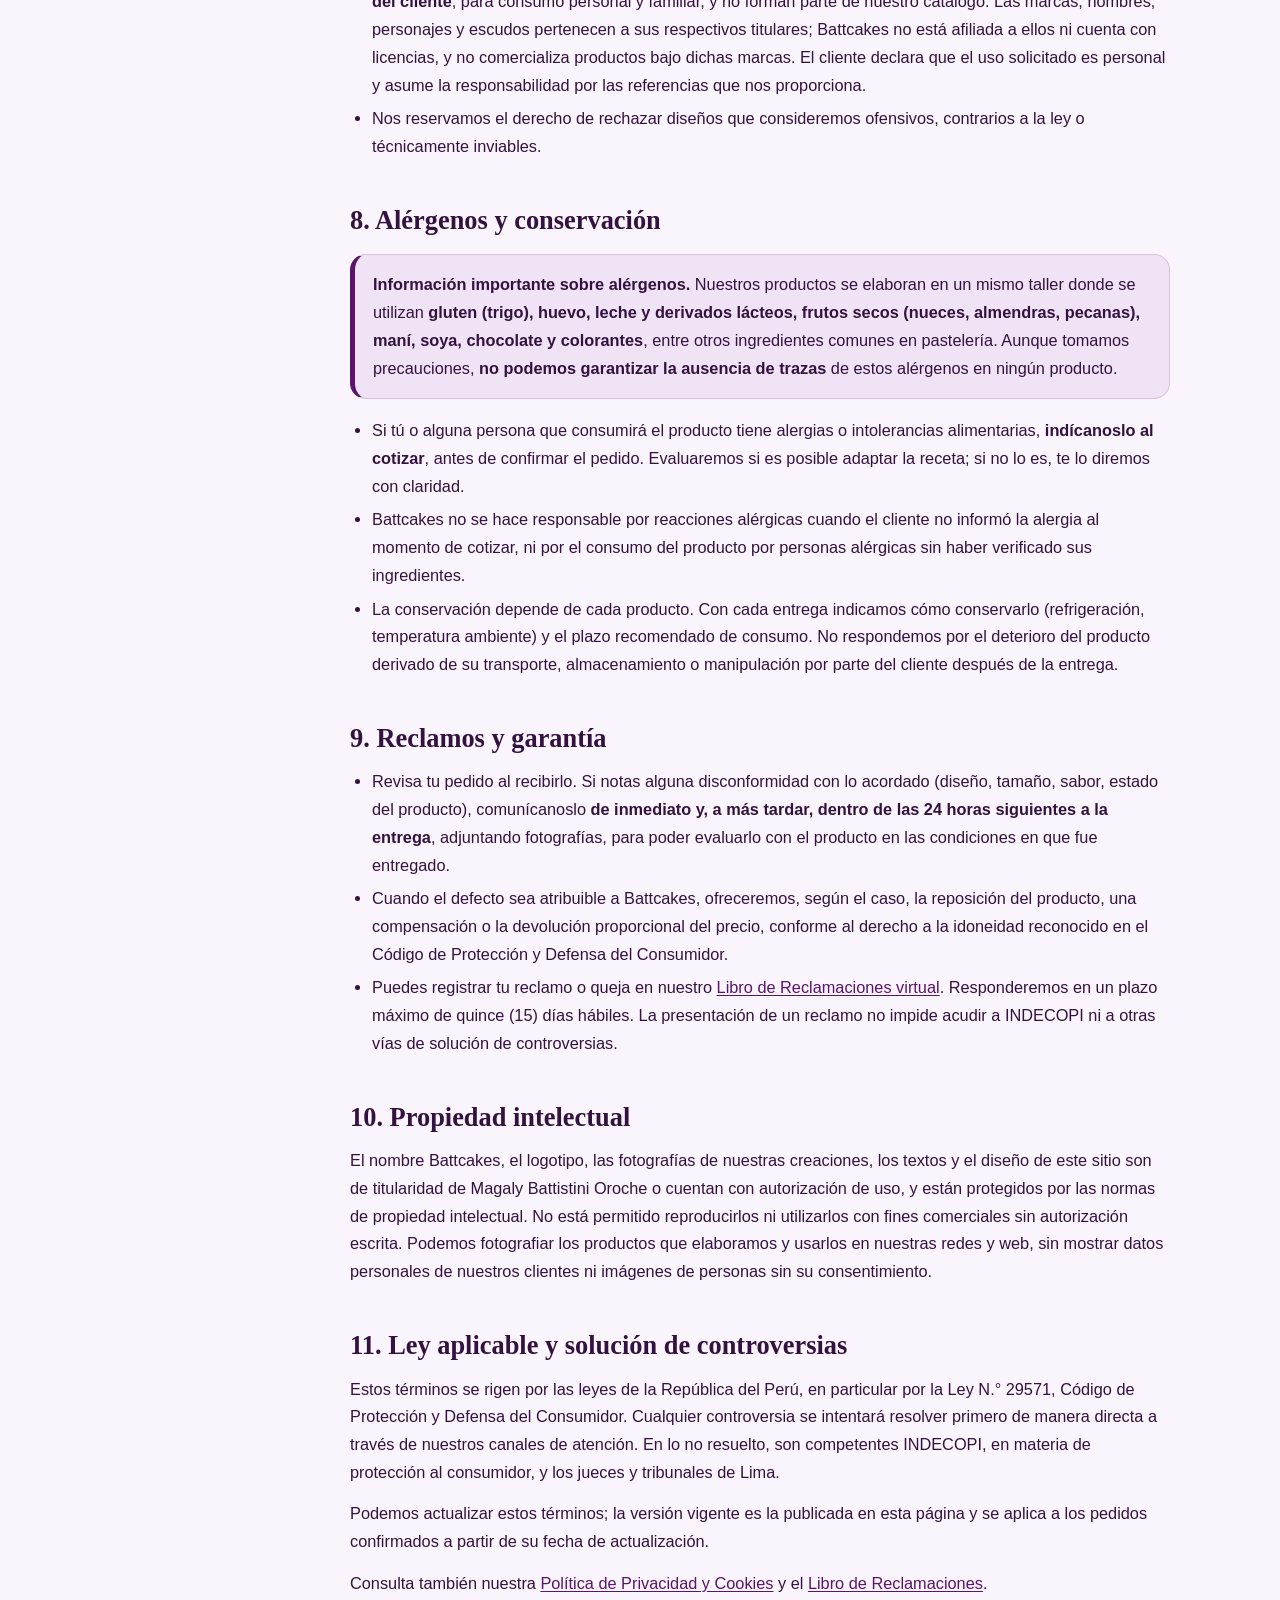
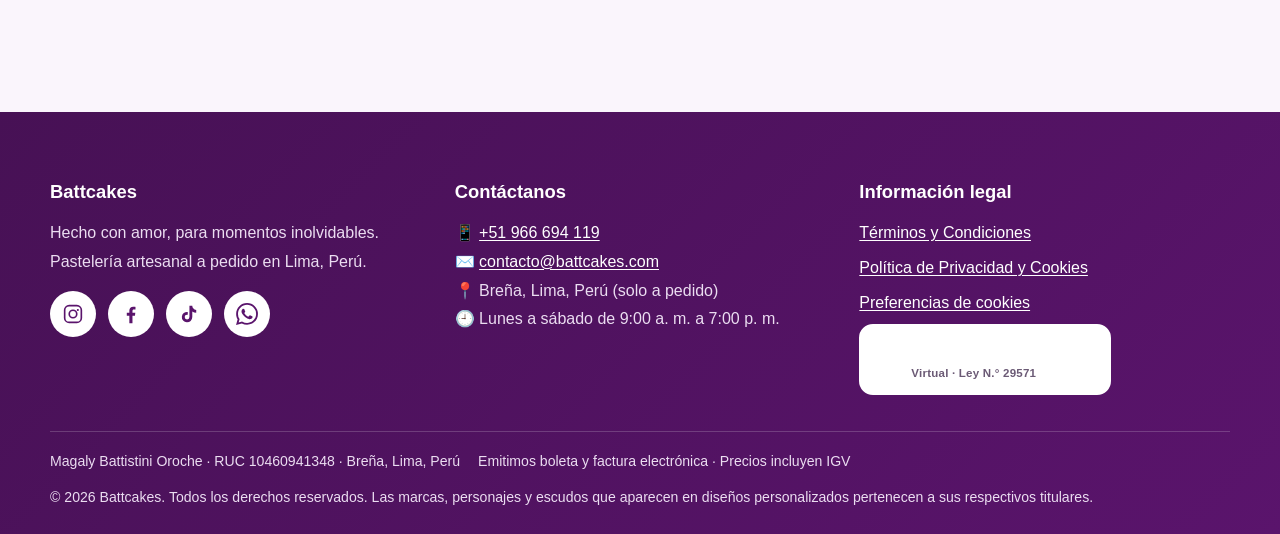
<file: terminos.html>
<!DOCTYPE html>
<html lang="es-PE">
<head>
<meta charset="UTF-8">
<meta name="viewport" content="width=device-width, initial-scale=1.0">
<title>Términos y Condiciones de pedidos | Battcakes</title>
<meta name="description" content="Condiciones de cotización, pago, entrega, cambios, alérgenos y reclamos para los pedidos de Battcakes, pastelería artesanal a pedido en Lima.">
<link rel="canonical" href="https://battcakes.com/terminos">
<meta name="robots" content="index, follow">
<meta name="theme-color" content="#5A146C">
<link rel="icon" type="image/png" sizes="32x32" href="img/favicon-32.png">
<link rel="icon" type="image/png" sizes="192x192" href="img/favicon-192.png">
<link rel="apple-touch-icon" href="img/apple-touch-icon.png">
<meta property="og:type" content="website">
<meta property="og:site_name" content="Battcakes">
<meta property="og:title" content="Términos y Condiciones de pedidos | Battcakes">
<meta property="og:description" content="Condiciones de cotización, pago, entrega, cambios, alérgenos y reclamos para los pedidos de Battcakes, pastelería artesanal a pedido en Lima.">
<meta property="og:image" content="https://battcakes.com/img/torta-battcakes.webp">
<meta property="og:url" content="https://battcakes.com/terminos">
<meta property="og:locale" content="es_PE">
<link rel="stylesheet" href="legal.css">
<script>
(function(){try{var t=localStorage.getItem('battcakes-theme');if(!t&&window.matchMedia&&window.matchMedia('(prefers-color-scheme: dark)').matches)t='dark';if(t)document.documentElement.setAttribute('data-theme',t);}catch(e){}})();
</script>
<!-- Google tag (gtag.js) — Consent Mode v2: sin cookies ni identificadores hasta que el visitante acepte en el aviso -->
<script>
window.dataLayer=window.dataLayer||[];function gtag(){dataLayer.push(arguments);}
gtag('consent','default',{'ad_storage':'denied','ad_user_data':'denied','ad_personalization':'denied','analytics_storage':'denied'});
try{var bcC=JSON.parse(localStorage.getItem('battcakes-consent')||'null');if(bcC&&bcC.v===1&&bcC.ads===true&&Date.now()-bcC.ts<15552000000){gtag('consent','update',{'ad_storage':'granted','ad_user_data':'granted','ad_personalization':'granted'});}}catch(e){}
window.__bcGtagReady=true;
</script>
<script async src="https://www.googletagmanager.com/gtag/js?id=AW-18477119821"></script>
<script>gtag('js',new Date());gtag('config','AW-18477119821');</script>
</head>
<body>
<a class="skip-link" href="#main">Saltar al contenido</a>
<svg width="0" height="0" style="position:absolute" aria-hidden="true" focusable="false">
  <symbol id="i-wa" viewBox="0 0 24 24"><path d="M17.472 14.382c-.297-.149-1.758-.867-2.03-.967-.273-.099-.471-.148-.67.15-.197.297-.767.966-.94 1.164-.173.199-.347.223-.644.075-.297-.15-1.255-.463-2.39-1.475-.883-.788-1.48-1.761-1.653-2.059-.173-.297-.018-.458.13-.606.134-.133.298-.347.446-.52.149-.174.198-.298.298-.497.099-.198.05-.371-.025-.52-.075-.149-.669-1.612-.916-2.207-.242-.579-.487-.5-.669-.51-.173-.008-.371-.01-.57-.01-.198 0-.52.074-.792.372-.272.297-1.04 1.016-1.04 2.479 0 1.462 1.065 2.875 1.213 3.074.149.198 2.096 3.2 5.077 4.487.709.306 1.262.489 1.694.625.712.227 1.36.195 1.871.118.571-.085 1.758-.719 2.006-1.413.248-.694.248-1.289.173-1.413-.074-.124-.272-.198-.57-.347m-5.421 7.403h-.004a9.87 9.87 0 0 1-5.031-1.378l-.361-.214-3.741.982.998-3.648-.235-.374a9.86 9.86 0 0 1-1.51-5.26c.001-5.45 4.436-9.884 9.888-9.884 2.64 0 5.122 1.03 6.988 2.898a9.825 9.825 0 0 1 2.893 6.994c-.003 5.45-4.437 9.885-9.885 9.885m8.413-18.297A11.815 11.815 0 0 0 12.05 0C5.495 0 .16 5.335.157 11.892c0 2.096.547 4.142 1.588 5.945L.057 24l6.305-1.654a11.882 11.882 0 0 0 5.683 1.448h.005c6.554 0 11.89-5.335 11.893-11.893a11.821 11.821 0 0 0-3.48-8.413Z"/></symbol>
  <symbol id="i-ig" viewBox="0 0 24 24"><path d="M7.75 2h8.5A5.75 5.75 0 0 1 22 7.75v8.5A5.75 5.75 0 0 1 16.25 22h-8.5A5.75 5.75 0 0 1 2 16.25v-8.5A5.75 5.75 0 0 1 7.75 2zm0 1.8A3.95 3.95 0 0 0 3.8 7.75v8.5a3.95 3.95 0 0 0 3.95 3.95h8.5a3.95 3.95 0 0 0 3.95-3.95v-8.5a3.95 3.95 0 0 0-3.95-3.95h-8.5zM12 7a5 5 0 1 1 0 10 5 5 0 0 1 0-10zm0 1.8a3.2 3.2 0 1 0 0 6.4 3.2 3.2 0 0 0 0-6.4zm5.3-2.35a1.15 1.15 0 1 1 0 2.3 1.15 1.15 0 0 1 0-2.3z"/></symbol>
  <symbol id="i-fb" viewBox="0 0 24 24"><path d="M13.6 22v-8.1h2.7l.4-3.2h-3.1V8.7c0-.9.3-1.6 1.6-1.6h1.7V4.3c-.3 0-1.3-.1-2.5-.1-2.5 0-4.2 1.5-4.2 4.3v2.2H7.4v3.2h2.8V22h3.4z"/></symbol>
  <symbol id="i-tt" viewBox="0 0 24 24"><path d="M16.6 5.82a4.28 4.28 0 0 1-1.02-2.82h-3.1v12.4a2.6 2.6 0 1 1-2.6-2.6c.27 0 .53.04.78.12V9.75a5.7 5.7 0 1 0 4.92 5.65V9.3a7.35 7.35 0 0 0 4.3 1.38V7.6a4.3 4.3 0 0 1-3.28-1.78z"/></symbol>
  <symbol id="i-moon" viewBox="0 0 24 24"><path d="M20.3 14.6A8.5 8.5 0 0 1 9.4 3.7a.7.7 0 0 0-.9-.9A9.5 9.5 0 1 0 21.2 15.5a.7.7 0 0 0-.9-.9z"/></symbol>
  <symbol id="i-sun" viewBox="0 0 24 24"><path d="M12 7a5 5 0 1 1 0 10 5 5 0 0 1 0-10zm0-5.5a1 1 0 0 1 1 1V4a1 1 0 1 1-2 0V2.5a1 1 0 0 1 1-1zm0 17.5a1 1 0 0 1 1 1v1.5a1 1 0 1 1-2 0V20a1 1 0 0 1 1-1zm10.5-7a1 1 0 0 1-1 1H20a1 1 0 1 1 0-2h1.5a1 1 0 0 1 1 1zM5 12a1 1 0 0 1-1 1H2.5a1 1 0 1 1 0-2H4a1 1 0 0 1 1 1zm14.4-7.4a1 1 0 0 1 0 1.4l-1.06 1.06a1 1 0 0 1-1.42-1.42L17.99 4.6a1 1 0 0 1 1.41 0zM7.08 16.92a1 1 0 0 1 0 1.42L6.02 19.4a1 1 0 1 1-1.42-1.42l1.06-1.06a1 1 0 0 1 1.42 0zm12.32 2.48a1 1 0 0 1-1.41 0l-1.06-1.06a1 1 0 0 1 1.41-1.42l1.06 1.06a1 1 0 0 1 0 1.42zM7.08 7.08a1 1 0 0 1-1.42 0L4.6 6.02A1 1 0 0 1 6.02 4.6l1.06 1.06a1 1 0 0 1 0 1.42z"/></symbol>
  <symbol id="i-book" viewBox="0 0 24 24"><path d="M4 3.5A1.5 1.5 0 0 1 5.5 2H18a2 2 0 0 1 2 2v14.5a.75.75 0 0 1-.75.75H6.5a1 1 0 0 0 0 2H19.25a.75.75 0 0 1 0 1.5H6.5A2.5 2.5 0 0 1 4 20.25V3.5zm2 .25v13.3c.16-.03.33-.05.5-.05H18.5V4a.5.5 0 0 0-.5-.5H6.25a.25.25 0 0 0-.25.25zM8.5 7.25a.75.75 0 0 1 .75-.75h6.5a.75.75 0 0 1 0 1.5h-6.5a.75.75 0 0 1-.75-.75zm0 3.5a.75.75 0 0 1 .75-.75h6.5a.75.75 0 0 1 0 1.5h-6.5a.75.75 0 0 1-.75-.75z"/></symbol>
</svg>
<header class="site-header"><div class="container nav">
  <a href="/" class="brand"><img src="img/battcakes-logo.webp" alt="" width="56" height="56"><span>Battcakes</span></a>
  <nav class="menu" aria-label="Principal">
    <a href="/">Inicio</a><a href="/#productos">Productos</a><a href="/#pedidos">Pedidos</a>
    <a href="/terminos" aria-current="page">Términos</a><a href="/privacidad">Privacidad</a><a href="/libro-de-reclamaciones">Libro de Reclamaciones</a>
  </nav>
  <div class="nav-actions">
    <button class="theme-toggle" type="button" aria-label="Cambiar modo oscuro"><svg class="icon icon-moon" aria-hidden="true"><use href="#i-moon"/></svg><svg class="icon icon-sun" aria-hidden="true"><use href="#i-sun"/></svg></button>
    <a class="btn btn-primary" href="https://wa.me/51966694119?text=Hola%20Battcakes%2C%20quiero%20hacer%20un%20pedido" target="_blank" rel="noopener noreferrer" aria-label="Pedir por WhatsApp"><svg class="icon" aria-hidden="true"><use href="#i-wa"/></svg><span class="btn-text"> Pedir por WhatsApp</span></a>
  </div>
</div></header>
<main id="main">
<section class="legal-hero">
  <div class="container">
    <div class="eyebrow">Condiciones de pedido</div>
    <h1>Términos y Condiciones</h1>
    <p>Estas condiciones regulan los pedidos de tortas, cupcakes, brownies, postres y mesas dulces que Battcakes elabora a pedido y entrega en Lima. Al cotizar o confirmar un pedido aceptas estos términos y nuestra <a href="/privacidad">Política de Privacidad</a>.</p>
    <div class="legal-meta">Última actualización: 26 de setiembre de 2026 · Versión 1.0</div>
  </div>
</section>

<div class="container legal-layout">
  <nav class="toc" aria-label="Contenido de los términos">
    <strong>Contenido</strong>
    <ol>
      <li><a href="#quienes">Quiénes somos</a></li>
      <li><a href="#canales">Canales oficiales y pagos seguros</a></li>
      <li><a href="#pedidos">Cotización y confirmación del pedido</a></li>
      <li><a href="#precios">Precios, adelanto y comprobantes</a></li>
      <li><a href="#entrega">Entrega (delivery)</a></li>
      <li><a href="#cambios">Cambios y cancelaciones</a></li>
      <li><a href="#artesanal">Productos artesanales y diseños temáticos</a></li>
      <li><a href="#alergenos">Alérgenos y conservación</a></li>
      <li><a href="#reclamos">Reclamos y garantía</a></li>
      <li><a href="#propiedad">Propiedad intelectual</a></li>
      <li><a href="#ley">Ley aplicable</a></li>
    </ol>
  </nav>

  <article class="legal-body">
    <h2 id="quienes">1. Quiénes somos</h2>
    <div class="table-wrap">
      <table class="datos-tabla">
        <tbody>
        <tr><th>Proveedor</th><td>Magaly Battistini Oroche, nombre comercial <strong>Battcakes</strong></td></tr>
        <tr><th>RUC</th><td>10460941348</td></tr>
        <tr><th>Domicilio</th><td>Distrito de Breña, Lima, Perú. No contamos con local abierto al público: trabajamos exclusivamente a pedido.</td></tr>
        <tr><th>Contacto</th><td>WhatsApp +51 966 694 119 · <a href="mailto:contacto@battcakes.com">contacto@battcakes.com</a></td></tr>
        <tr><th>Horario de atención</th><td>Lunes a sábado, de 9:00 a. m. a 7:00 p. m.</td></tr>
        </tbody>
      </table>
    </div>

    <h2 id="canales">2. Canales oficiales y pagos seguros</h2>
    <ul>
      <li>Atendemos pedidos únicamente por WhatsApp al <strong>+51 966 694 119</strong>, por el correo <strong>contacto@battcakes.com</strong> y por los mensajes directos de nuestras cuentas oficiales de Instagram, Facebook y TikTok (@battcakes).</li>
      <li>Los pagos se realizan solo a cuentas bancarias, Yape o Plin a nombre de <strong>Magaly Battistini Oroche</strong>, o en efectivo contra entrega. <strong>Nunca solicitaremos pagos a cuentas de terceros ni por enlaces de pago enviados desde otros números.</strong> Si recibes una solicitud distinta, no pagues y avísanos.</li>
      <li>No nos hacemos responsables por pagos realizados a cuentas o perfiles que no sean los indicados en este documento.</li>
    </ul>

    <h2 id="pedidos">3. Cotización y confirmación del pedido</h2>
    <ol>
      <li><strong>Cotización.</strong> Escríbenos indicando producto, ocasión, número de porciones, fecha y distrito de entrega y detalles de diseño. Te enviaremos una cotización con el precio total, el costo de delivery y las condiciones específicas.</li>
      <li><strong>Anticipación mínima.</strong> Los pedidos se reciben con un mínimo de <strong>72 horas de anticipación</strong> a la fecha de entrega. Diseños complejos, mesas dulces y fechas de alta demanda pueden requerir más tiempo; te lo indicaremos en la cotización. Las fechas están sujetas a disponibilidad.</li>
      <li><strong>Confirmación.</strong> El pedido queda confirmado cuando (a) aceptas la cotización por escrito, (b) realizas el adelanto del 60 % del precio total y (c) recibes nuestra confirmación con el resumen del pedido (producto, diseño, porciones, precio, fecha, hora aproximada y dirección). Hasta entonces la fecha no queda reservada.</li>
      <li><strong>Datos correctos.</strong> Es responsabilidad del cliente verificar que el resumen del pedido (nombres, mensajes, colores, dirección, fecha) sea correcto antes de confirmar.</li>
    </ol>

    <h2 id="precios">4. Precios, adelanto y comprobantes</h2>
    <ul>
      <li>Todos los precios se expresan en soles (S/) e <strong>incluyen el IGV</strong>.</li>
      <li>Los precios publicados en la web con la indicación "Desde" corresponden al tamaño o versión base de cada producto y son referenciales. El precio final depende del tamaño, el diseño, la decoración y la personalización, y es el que figura en la cotización aceptada.</li>
      <li><strong>Adelanto:</strong> 60 % del precio total para confirmar el pedido. <strong>Saldo:</strong> 40 % contra entrega, antes de recibir el producto.</li>
      <li><strong>Medios de pago:</strong> transferencia o depósito bancario, Yape, Plin y efectivo contra entrega.</li>
      <li>Emitimos <strong>boleta o factura electrónica</strong> por cada venta. Si necesitas factura, indícanos el RUC y la razón social al confirmar el pedido.</li>
    </ul>

    <h2 id="entrega">5. Entrega (delivery)</h2>
    <ul>
      <li>Contamos con delivery propio en <strong>Lima Metropolitana</strong>. El costo del delivery se cotiza según el distrito y se informa antes de confirmar el pedido; no está incluido en el precio del producto salvo que la cotización lo indique.</li>
      <li>El horario de entrega se coordina con la persona que recibirá el pedido. Las horas indicadas son aproximadas; el tráfico y las condiciones de la ciudad pueden generar variaciones razonables, que comunicaremos oportunamente.</li>
      <li>El cliente debe garantizar que en la dirección indicada haya una persona mayor de edad para recibir el producto en el horario coordinado y con acceso disponible (por ejemplo, autorización de ingreso en condominios u oficinas).</li>
      <li>Si la entrega no puede realizarse por causas atribuibles al cliente (dirección incorrecta, ausencia, negativa de recepción o falta de acceso), coordinaremos un nuevo intento, que puede generar un costo adicional de reparto. Al tratarse de productos perecibles, no podemos garantizar su conservación más allá del día programado.</li>
      <li>La entrega se entiende cumplida y el riesgo del producto pasa al cliente en el momento en que este o la persona designada lo recibe. Te recomendamos revisarlo en ese momento.</li>
      <li>Nuestros productos deben transportarse en posición horizontal y mantenerse refrigerados o en un lugar fresco según las indicaciones que entregamos con cada pedido.</li>
    </ul>

    <h2 id="cambios">6. Cambios y cancelaciones</h2>
    <div class="callout">
      <p>Nuestros productos se elaboran de forma artesanal y personalizada para cada cliente. Una vez confirmado el pedido con el adelanto, iniciamos la compra de insumos y la producción, por lo que <strong>no se aceptan cancelaciones ni cambios de producto, diseño, tamaño o fecha</strong>.</p>
    </div>
    <ul>
      <li>El adelanto del 60 % cubre los insumos y el trabajo ya destinados a tu pedido, por lo que <strong>no es reembolsable</strong> en caso de cancelación o de no recepción por parte del cliente.</li>
      <li>Si por causas atribuibles a Battcakes no pudiéramos entregar tu pedido, te ofreceremos reprogramarlo o devolverte íntegramente el adelanto, a tu elección.</li>
      <li>En situaciones de caso fortuito o fuerza mayor (por ejemplo, emergencias sanitarias, desastres naturales o disposiciones de la autoridad) que impidan la entrega, coordinaremos una nueva fecha o la devolución del adelanto.</li>
      <li>Cualquier ajuste menor solicitado antes del inicio de la producción será evaluado de buena fe, sin que ello constituya una obligación para Battcakes.</li>
    </ul>

    <h2 id="artesanal">7. Productos artesanales y diseños temáticos</h2>
    <ul>
      <li>Cada producto se elabora a mano. Por ello pueden existir <strong>variaciones naturales</strong> de tonos, texturas y proporciones respecto de las fotografías de referencia o de la web, que no constituyen defectos.</li>
      <li>Las imágenes de este sitio son referenciales. El diseño final se define en la cotización aceptada.</li>
      <li>Los diseños temáticos (equipos, personajes, marcas, escudos o logotipos) se elaboran <strong>a solicitud expresa del cliente</strong>, para consumo personal y familiar, y no forman parte de nuestro catálogo. Las marcas, nombres, personajes y escudos pertenecen a sus respectivos titulares; Battcakes no está afiliada a ellos ni cuenta con licencias, y no comercializa productos bajo dichas marcas. El cliente declara que el uso solicitado es personal y asume la responsabilidad por las referencias que nos proporciona.</li>
      <li>Nos reservamos el derecho de rechazar diseños que consideremos ofensivos, contrarios a la ley o técnicamente inviables.</li>
    </ul>

    <h2 id="alergenos">8. Alérgenos y conservación</h2>
    <div class="callout">
      <p><strong>Información importante sobre alérgenos.</strong> Nuestros productos se elaboran en un mismo taller donde se utilizan <strong>gluten (trigo), huevo, leche y derivados lácteos, frutos secos (nueces, almendras, pecanas), maní, soya, chocolate y colorantes</strong>, entre otros ingredientes comunes en pastelería. Aunque tomamos precauciones, <strong>no podemos garantizar la ausencia de trazas</strong> de estos alérgenos en ningún producto.</p>
    </div>
    <ul>
      <li>Si tú o alguna persona que consumirá el producto tiene alergias o intolerancias alimentarias, <strong>indícanoslo al cotizar</strong>, antes de confirmar el pedido. Evaluaremos si es posible adaptar la receta; si no lo es, te lo diremos con claridad.</li>
      <li>Battcakes no se hace responsable por reacciones alérgicas cuando el cliente no informó la alergia al momento de cotizar, ni por el consumo del producto por personas alérgicas sin haber verificado sus ingredientes.</li>
      <li>La conservación depende de cada producto. Con cada entrega indicamos cómo conservarlo (refrigeración, temperatura ambiente) y el plazo recomendado de consumo. No respondemos por el deterioro del producto derivado de su transporte, almacenamiento o manipulación por parte del cliente después de la entrega.</li>
    </ul>

    <h2 id="reclamos">9. Reclamos y garantía</h2>
    <ul>
      <li>Revisa tu pedido al recibirlo. Si notas alguna disconformidad con lo acordado (diseño, tamaño, sabor, estado del producto), comunícanoslo <strong>de inmediato y, a más tardar, dentro de las 24 horas siguientes a la entrega</strong>, adjuntando fotografías, para poder evaluarlo con el producto en las condiciones en que fue entregado.</li>
      <li>Cuando el defecto sea atribuible a Battcakes, ofreceremos, según el caso, la reposición del producto, una compensación o la devolución proporcional del precio, conforme al derecho a la idoneidad reconocido en el Código de Protección y Defensa del Consumidor.</li>
      <li>Puedes registrar tu reclamo o queja en nuestro <a href="/libro-de-reclamaciones">Libro de Reclamaciones virtual</a>. Responderemos en un plazo máximo de quince (15) días hábiles. La presentación de un reclamo no impide acudir a INDECOPI ni a otras vías de solución de controversias.</li>
    </ul>

    <h2 id="propiedad">10. Propiedad intelectual</h2>
    <p>El nombre Battcakes, el logotipo, las fotografías de nuestras creaciones, los textos y el diseño de este sitio son de titularidad de Magaly Battistini Oroche o cuentan con autorización de uso, y están protegidos por las normas de propiedad intelectual. No está permitido reproducirlos ni utilizarlos con fines comerciales sin autorización escrita. Podemos fotografiar los productos que elaboramos y usarlos en nuestras redes y web, sin mostrar datos personales de nuestros clientes ni imágenes de personas sin su consentimiento.</p>

    <h2 id="ley">11. Ley aplicable y solución de controversias</h2>
    <p>Estos términos se rigen por las leyes de la República del Perú, en particular por la Ley N.° 29571, Código de Protección y Defensa del Consumidor. Cualquier controversia se intentará resolver primero de manera directa a través de nuestros canales de atención. En lo no resuelto, son competentes INDECOPI, en materia de protección al consumidor, y los jueces y tribunales de Lima.</p>
    <p>Podemos actualizar estos términos; la versión vigente es la publicada en esta página y se aplica a los pedidos confirmados a partir de su fecha de actualización.</p>
    <p class="no-print">Consulta también nuestra <a href="/privacidad">Política de Privacidad y Cookies</a> y el <a href="/libro-de-reclamaciones">Libro de Reclamaciones</a>.</p>
  </article>
</div>

</main>
<footer class="site-footer" id="contacto">
  <div class="container">
    <div class="footer-grid">
      <div>
        <h3>Battcakes</h3>
        <p>Hecho con amor, para momentos inolvidables. Pastelería artesanal a pedido en Lima, Perú.</p>
        <div class="social-icons">
          <a href="https://www.instagram.com/battcakes/" target="_blank" rel="noopener noreferrer" aria-label="Instagram de Battcakes"><svg class="icon" aria-hidden="true"><use href="#i-ig"/></svg></a>
          <a href="https://www.facebook.com/profile.php?id=100057123112930" target="_blank" rel="noopener noreferrer" aria-label="Facebook de Battcakes"><svg class="icon" aria-hidden="true"><use href="#i-fb"/></svg></a>
          <a href="https://www.tiktok.com/@battcakes" target="_blank" rel="noopener noreferrer" aria-label="TikTok de Battcakes"><svg class="icon" aria-hidden="true"><use href="#i-tt"/></svg></a>
          <a href="https://wa.me/51966694119?text=Hola%20Battcakes%2C%20quiero%20hacer%20un%20pedido" target="_blank" rel="noopener noreferrer" aria-label="WhatsApp de Battcakes"><svg class="icon" aria-hidden="true"><use href="#i-wa"/></svg></a>
        </div>
      </div>
      <div>
        <h3>Contáctanos</h3>
        <p>📱 <a href="https://wa.me/51966694119?text=Hola%20Battcakes%2C%20quiero%20hacer%20un%20pedido" target="_blank" rel="noopener noreferrer">+51 966 694 119</a><br>✉️ <a href="mailto:contacto@battcakes.com">contacto@battcakes.com</a><br>📍 Breña, Lima, Perú (solo a pedido)<br>🕘 Lunes a sábado de 9:00 a. m. a 7:00 p. m.</p>
      </div>
      <div>
        <h3>Información legal</h3>
        <ul>
          <li><a href="/terminos">Términos y Condiciones</a></li>
          <li><a href="/privacidad">Política de Privacidad y Cookies</a></li>
          <li><a href="/privacidad#cookies" data-cookies>Preferencias de cookies</a></li>
          <li><a class="footer-libro" href="/libro-de-reclamaciones"><svg class="icon" aria-hidden="true"><use href="#i-book"/></svg><span>Libro de Reclamaciones<small>Virtual · Ley N.° 29571</small></span></a></li>
        </ul>
      </div>
    </div>
    <div class="footer-legal">
      <div class="links"><span>Magaly Battistini Oroche · RUC 10460941348 · Breña, Lima, Perú</span><span>Emitimos boleta y factura electrónica · Precios incluyen IGV</span></div>
      <div>© <span id="year">2026</span> Battcakes. Todos los derechos reservados. Las marcas, personajes y escudos que aparecen en diseños personalizados pertenecen a sus respectivos titulares.</div>
    </div>
  </div>
</footer>
<a class="wa-float" href="https://wa.me/51966694119?text=Hola%20Battcakes%2C%20quiero%20hacer%20un%20pedido" target="_blank" rel="noopener noreferrer" aria-label="Escribir a Battcakes por WhatsApp"><svg class="icon" aria-hidden="true"><use href="#i-wa"/></svg></a>
<script>document.getElementById('year').textContent=new Date().getFullYear();</script>
<script src="consent.js" defer></script>
<script>
(function(){
  var root=document.documentElement;
  function apply(t){root.setAttribute('data-theme',t);try{localStorage.setItem('battcakes-theme',t);}catch(e){}document.querySelectorAll('.theme-toggle').forEach(function(b){b.setAttribute('aria-label',t==='dark'?'Cambiar a modo claro':'Cambiar a modo oscuro');});}
  document.querySelectorAll('.theme-toggle').forEach(function(b){b.addEventListener('click',function(){apply(root.getAttribute('data-theme')==='dark'?'light':'dark');});});
})();
</script>
</body>
</html>
</file>
<file: legal.css>
/* Battcakes — estilos de páginas legales (privacidad, términos, libro de reclamaciones)
   Comparte la paleta y el modo oscuro del index.html */
*{margin:0;padding:0;box-sizing:border-box}
:root{--pink:#5A146C;--pink-dark:#471155;--lavender:#BC7CD4;--bg:#FAF5FC;--bg-2:#F5ECF8;--card:#FFFFFF;--text:#33123F;--muted:#6B5A75;--line:rgba(90,20,108,.16);--accent:#5A146C;--accent-soft:#F1E3F6;--shadow:0 18px 44px rgba(71,17,85,.14);--ok:#1C7C4A;--err:#B3261E}
html[data-theme="dark"]{color-scheme:dark;--bg:#190823;--bg-2:#280E33;--card:#301240;--text:#F8F2FB;--muted:#CFBBDA;--line:rgba(188,124,212,.22);--accent:#DCB4EF;--accent-soft:#3A1650;--shadow:0 18px 44px rgba(0,0,0,.3)}
html{scroll-behavior:smooth;scroll-padding-top:100px}
body{font-family:"Segoe UI",Arial,sans-serif;background:var(--bg);color:var(--text);line-height:1.7;-webkit-font-smoothing:antialiased}
a{color:var(--accent);text-decoration:underline;text-underline-offset:.15em}a:hover{color:var(--pink-dark)}html[data-theme="dark"] a:hover{color:#fff}
img{max-width:100%;display:block}
[hidden]{display:none!important}
.container{width:min(1180px,calc(100% - 40px));margin:auto}
.icon{width:1.2em;height:1.2em;fill:currentColor;flex:none}
.skip-link{position:absolute;left:12px;top:-80px;z-index:2000;background:#5A146C;color:#fff;padding:10px 14px;border-radius:10px;font-weight:700;text-decoration:none}.skip-link:focus{top:12px}
.visually-hidden{position:absolute!important;width:1px;height:1px;padding:0;margin:-1px;overflow:hidden;clip:rect(0 0 0 0);white-space:nowrap;border:0}
:focus-visible{outline:3px solid var(--lavender);outline-offset:3px;border-radius:6px}

/* Cabecera */
.site-header{position:sticky;top:0;z-index:999;background:color-mix(in srgb,var(--bg) 92%,transparent);backdrop-filter:blur(18px);border-bottom:1px solid var(--line)}
.nav{min-height:86px;display:flex;align-items:center;justify-content:space-between;gap:18px;flex-wrap:wrap;padding:10px 0}
@media(max-width:900px){.nav{gap:8px 12px;padding:10px 0 8px}.brand{order:1}.nav-actions{order:2;margin-left:auto}.menu{order:3;width:100%;justify-content:center;gap:2px;font-size:13px}.menu a{padding:7px 9px}.nav-actions .btn{padding:10px 14px}.nav-actions .btn-text{display:none}}
.brand{display:flex;align-items:center;gap:12px;font-weight:800;color:var(--text);text-decoration:none;font-size:1.15rem}.brand img{width:56px;height:56px;object-fit:contain}
.menu{display:flex;align-items:center;gap:6px;flex-wrap:wrap;font-weight:700;font-size:14px}
.menu a{color:var(--text);text-decoration:none;padding:8px 12px;border-radius:999px}.menu a:hover,.menu a[aria-current="page"]{background:var(--accent-soft);color:var(--accent)}
.nav-actions{display:flex;align-items:center;gap:10px}
.btn{display:inline-flex;align-items:center;justify-content:center;gap:9px;padding:12px 20px;border-radius:999px;font-weight:800;border:0;cursor:pointer;transition:.25s;white-space:nowrap;text-decoration:none;font:inherit;font-weight:800}
.btn-primary{background:linear-gradient(135deg,#5A146C,#8A3FA5);color:#fff;box-shadow:0 14px 30px rgba(71,17,85,.28)}.btn-primary:hover{transform:translateY(-2px);color:#fff}
html[data-theme="dark"] .btn-primary{background:linear-gradient(135deg,#8A3FA5,#DCB4EF);color:#190823}
.btn-outline{border:1px solid var(--line);color:var(--accent);background:var(--card)}.btn-outline:hover{background:var(--accent-soft);transform:translateY(-2px)}
.btn-wsp{background:#25d366;color:#fff}.btn-wsp:hover{background:#1fb857;transform:translateY(-2px);color:#fff}
.theme-toggle{width:42px;height:42px;border-radius:999px;border:1px solid var(--line);background:var(--card);color:var(--accent);display:grid;place-items:center;cursor:pointer;transition:.25s}.theme-toggle:hover{background:var(--accent-soft)}
.theme-toggle .icon-sun{display:none}html[data-theme="dark"] .theme-toggle .icon-sun{display:block}html[data-theme="dark"] .theme-toggle .icon-moon{display:none}

/* Contenido legal */
.legal-hero{background:radial-gradient(circle at 18% 15%,rgba(188,124,212,.28),transparent 34%),linear-gradient(135deg,var(--bg) 0%,var(--bg-2) 100%);padding:56px 0 40px;border-bottom:1px solid var(--line)}
.eyebrow{color:var(--accent);font-weight:900;letter-spacing:.13em;text-transform:uppercase;font-size:13px;margin-bottom:12px}
h1{font-family:Georgia,serif;font-size:clamp(32px,4.5vw,52px);line-height:1.05;letter-spacing:-.5px;margin-bottom:12px}
.legal-hero p{color:var(--muted);max-width:760px;font-size:1.05rem}
.legal-meta{margin-top:14px;font-size:.9rem;color:var(--muted)}
.legal-layout{display:grid;gap:40px;padding:48px 0 80px}
@media(min-width:960px){.legal-layout{grid-template-columns:260px minmax(0,1fr)}}
.toc{position:sticky;top:110px;align-self:start;background:var(--card);border:1px solid var(--line);border-radius:22px;padding:20px;box-shadow:var(--shadow)}
.toc strong{display:block;font-size:.8rem;letter-spacing:.1em;text-transform:uppercase;color:var(--muted);margin-bottom:10px}
.toc ol{list-style:none;display:grid;gap:4px;counter-reset:toc}
.toc ol a{display:block;padding:7px 10px;border-radius:10px;text-decoration:none;color:var(--text);font-size:.92rem;font-weight:600}
.toc ol a::before{counter-increment:toc;content:counter(toc) ". ";color:var(--accent)}
.toc ol a:hover{background:var(--accent-soft)}
@media(max-width:959px){.toc{position:static}}
.legal-body{max-width:820px;font-size:1.02rem}.legal-body--wide{max-width:900px}
.aside-text{font-size:.9rem;margin-bottom:12px;color:var(--text)}
.mini-form{display:grid;gap:8px;font-size:.9rem}.mini-form input{padding:9px 12px;border-radius:10px;border:1px solid var(--line);background:var(--bg);color:var(--text);font:inherit}.mini-form .btn{padding:9px 14px}
.hint{font-size:.85rem;color:var(--muted)}.hint--block{margin-top:8px}.legal-footnote{margin-top:28px;font-size:.9rem}
.grid-2--gap{margin-top:14px}.form-actions--top{margin-top:16px}
.hoja-sub{font-size:.9rem;color:#444}.hoja-code{font-size:.8rem;color:#666}.hoja-right{text-align:right}
.legal-body h2{font-family:Georgia,serif;font-size:1.65rem;margin:44px 0 14px;line-height:1.2;scroll-margin-top:110px}
.legal-body h2:first-child{margin-top:0}
.legal-body h3{font-size:1.12rem;margin:26px 0 8px}
.legal-body p{margin-bottom:14px}
.legal-body ul,.legal-body ol{margin:0 0 16px 22px}.legal-body li{margin-bottom:6px}
.legal-body strong{color:var(--text)}
.callout{background:var(--accent-soft);border:1px solid var(--line);border-left:5px solid var(--accent);border-radius:16px;padding:16px 18px;margin:18px 0}
.callout p:last-child{margin-bottom:0}
.datos-tabla{width:100%;border-collapse:collapse;margin:14px 0 20px;font-size:.96rem;background:var(--card);border-radius:16px;overflow:hidden;box-shadow:var(--shadow)}
.datos-tabla th,.datos-tabla td{padding:12px 14px;text-align:left;vertical-align:top;border-bottom:1px solid var(--line)}
.datos-tabla th{background:var(--accent-soft);color:var(--text);font-weight:800;width:32%}
.datos-tabla tr:last-child td,.datos-tabla tr:last-child th{border-bottom:0}
.table-wrap{overflow-x:auto}

/* Aviso oficial del Libro de Reclamaciones */
.aviso-libro{display:flex;gap:18px;align-items:center;background:var(--card);border:2px solid var(--accent);border-radius:22px;padding:20px 22px;margin:8px 0 26px;box-shadow:var(--shadow)}
.aviso-libro .icon{width:54px;height:54px;color:var(--accent)}
.aviso-libro strong{display:block;font-size:1.25rem;letter-spacing:.06em;text-transform:uppercase;font-family:Georgia,serif}
.aviso-libro p{margin:4px 0 0;font-size:.95rem;color:var(--muted)}

/* Formulario del Libro */
.form-card{background:var(--card);border:1px solid var(--line);border-radius:28px;padding:clamp(20px,4vw,36px);box-shadow:var(--shadow)}
fieldset{border:0;padding:0;margin:0 0 28px;min-width:0}
legend{font-size:13px;font-weight:800;letter-spacing:.08em;text-transform:uppercase;color:var(--accent);margin-bottom:14px;padding:0}
.grid-2{display:grid;gap:16px}@media(min-width:640px){.grid-2{grid-template-columns:1fr 1fr}}
.field{display:flex;flex-direction:column;gap:6px;margin-bottom:14px;min-width:0}
.field label{font-weight:700;font-size:14px}
.field .hint{font-size:.82rem;color:var(--muted)}
.field input,.field select,.field textarea{width:100%;padding:13px 16px;border-radius:14px;border:1px solid var(--line);background:var(--bg);color:var(--text);font:inherit;font-size:15px;outline:none;transition:.2s}
.field input:focus,.field select:focus,.field textarea:focus{border-color:var(--accent);box-shadow:0 0 0 3px rgba(90,20,108,.14)}
.field textarea{min-height:120px;resize:vertical}
.field [aria-invalid="true"]{border-color:var(--err)}
.field .error{color:var(--err);font-size:.85rem;display:none}
.field.has-error .error{display:block}
.radio-row{display:flex;flex-wrap:wrap;gap:10px}
.radio-row label{display:inline-flex;align-items:center;gap:8px;padding:10px 16px;border:1px solid var(--line);border-radius:999px;background:var(--bg);cursor:pointer;font-weight:600;font-size:14px}
.radio-row input{accent-color:var(--pink)}
.radio-row label:has(input:checked){background:var(--accent);color:#fff;border-color:var(--accent)}
html[data-theme="dark"] .radio-row label:has(input:checked){color:#190823}
.check{display:flex;gap:10px;align-items:flex-start;font-size:.95rem}.check input{margin-top:5px;accent-color:var(--pink);width:18px;height:18px;flex:none}
.hp{position:absolute;left:-9999px;opacity:0;height:0;overflow:hidden}
.form-actions{display:flex;flex-wrap:wrap;gap:14px;align-items:center;margin-top:8px}
.form-status{margin-top:14px;font-weight:600}
.form-status.err{color:var(--err)}.form-status.ok{color:var(--ok)}
.btn[disabled]{opacity:.6;cursor:progress;transform:none}

/* Hoja generada */
.hoja{background:#fff;color:#1a1a1a;border:1px solid #cfc3d3;border-radius:16px;padding:28px;margin-top:10px}
.hoja h2{font-family:Georgia,serif;font-size:1.35rem;margin:0 0 4px}
.hoja .hoja-head{display:flex;flex-wrap:wrap;justify-content:space-between;gap:10px;border-bottom:2px solid #5A146C;padding-bottom:12px;margin-bottom:16px}
.hoja .hoja-num{font-weight:900;font-size:1.05rem;color:#5A146C}
.hoja h3{font-size:.85rem;letter-spacing:.08em;text-transform:uppercase;color:#5A146C;margin:18px 0 8px}
.hoja dl{display:grid;grid-template-columns:max-content 1fr;gap:6px 14px;font-size:.95rem}
.hoja dt{font-weight:700;color:#444}.hoja dd{overflow-wrap:anywhere}
.hoja .leyenda{font-size:.8rem;color:#555;border-top:1px solid #ddd;margin-top:18px;padding-top:12px}
.hoja .resp{border:1px dashed #999;border-radius:10px;padding:12px;min-height:70px;font-size:.9rem;color:#666}
@media print{@page{margin:14mm}.site-header,.site-footer,.legal-hero,.toc,.no-print,.wa-float,.skip-link{display:none!important}body{background:#fff;color:#111;-webkit-print-color-adjust:exact;print-color-adjust:exact}.legal-layout{display:block;padding:0}.container{width:100%}.hoja{border:0;padding:0}}

/* Pie de página (idéntico al del inicio) */
.site-footer{background:linear-gradient(135deg,#471155,#5A146C);color:#fff;padding:64px 0 24px;margin-top:20px}
html[data-theme="dark"] .site-footer{background:linear-gradient(135deg,#190823,#471155)}
.footer-grid{display:grid;gap:34px}
@media(min-width:900px){.footer-grid{grid-template-columns:1fr 1fr 1fr}}
.site-footer h3{font-size:1.15rem;margin-bottom:12px}
.site-footer p{line-height:1.8;color:#EBDDF1;margin:0}
.site-footer a{color:#fff}
.site-footer ul{list-style:none;display:grid;gap:8px}
.footer-legal{margin-top:36px;padding-top:18px;border-top:1px solid rgba(255,255,255,.18);display:grid;gap:12px;font-size:.88rem;color:#EBDDF1}
.footer-legal .links{display:flex;flex-wrap:wrap;gap:6px 18px}
.footer-legal .links a{color:#fff;font-weight:700;text-decoration:none}
.footer-legal .links a:hover{text-decoration:underline}
.footer-libro{display:inline-flex;align-items:center;gap:10px;background:#fff;color:#5A146C;border-radius:14px;padding:10px 14px;font-weight:800;text-decoration:none;width:max-content;max-width:100%;border:2px solid #fff}
.footer-libro:hover{background:#F5ECF8}
.footer-libro .icon{width:26px;height:26px}
.footer-libro small{display:block;font-weight:600;font-size:.72rem;color:#6B5A75;letter-spacing:.02em}
.social-icons{display:flex;gap:12px;margin-top:14px;flex-wrap:wrap}
.social-icons a{width:46px;height:46px;border-radius:50%;background:#fff;color:#5A146C;display:grid;place-items:center;transition:.25s}.social-icons a:hover{background:#33123F;color:#fff}
.social-icons .icon{width:22px;height:22px}
.wa-float{position:fixed;right:22px;bottom:22px;z-index:1000;width:60px;height:60px;border-radius:50%;background:#25d366;color:#fff;display:grid;place-items:center;box-shadow:0 16px 35px rgba(37,211,102,.4);transition:.28s}.wa-float:hover{transform:translateY(-4px);color:#fff}.wa-float .icon{width:30px;height:30px}
@media(max-width:720px){.brand span{font-size:1rem}}
</file>
